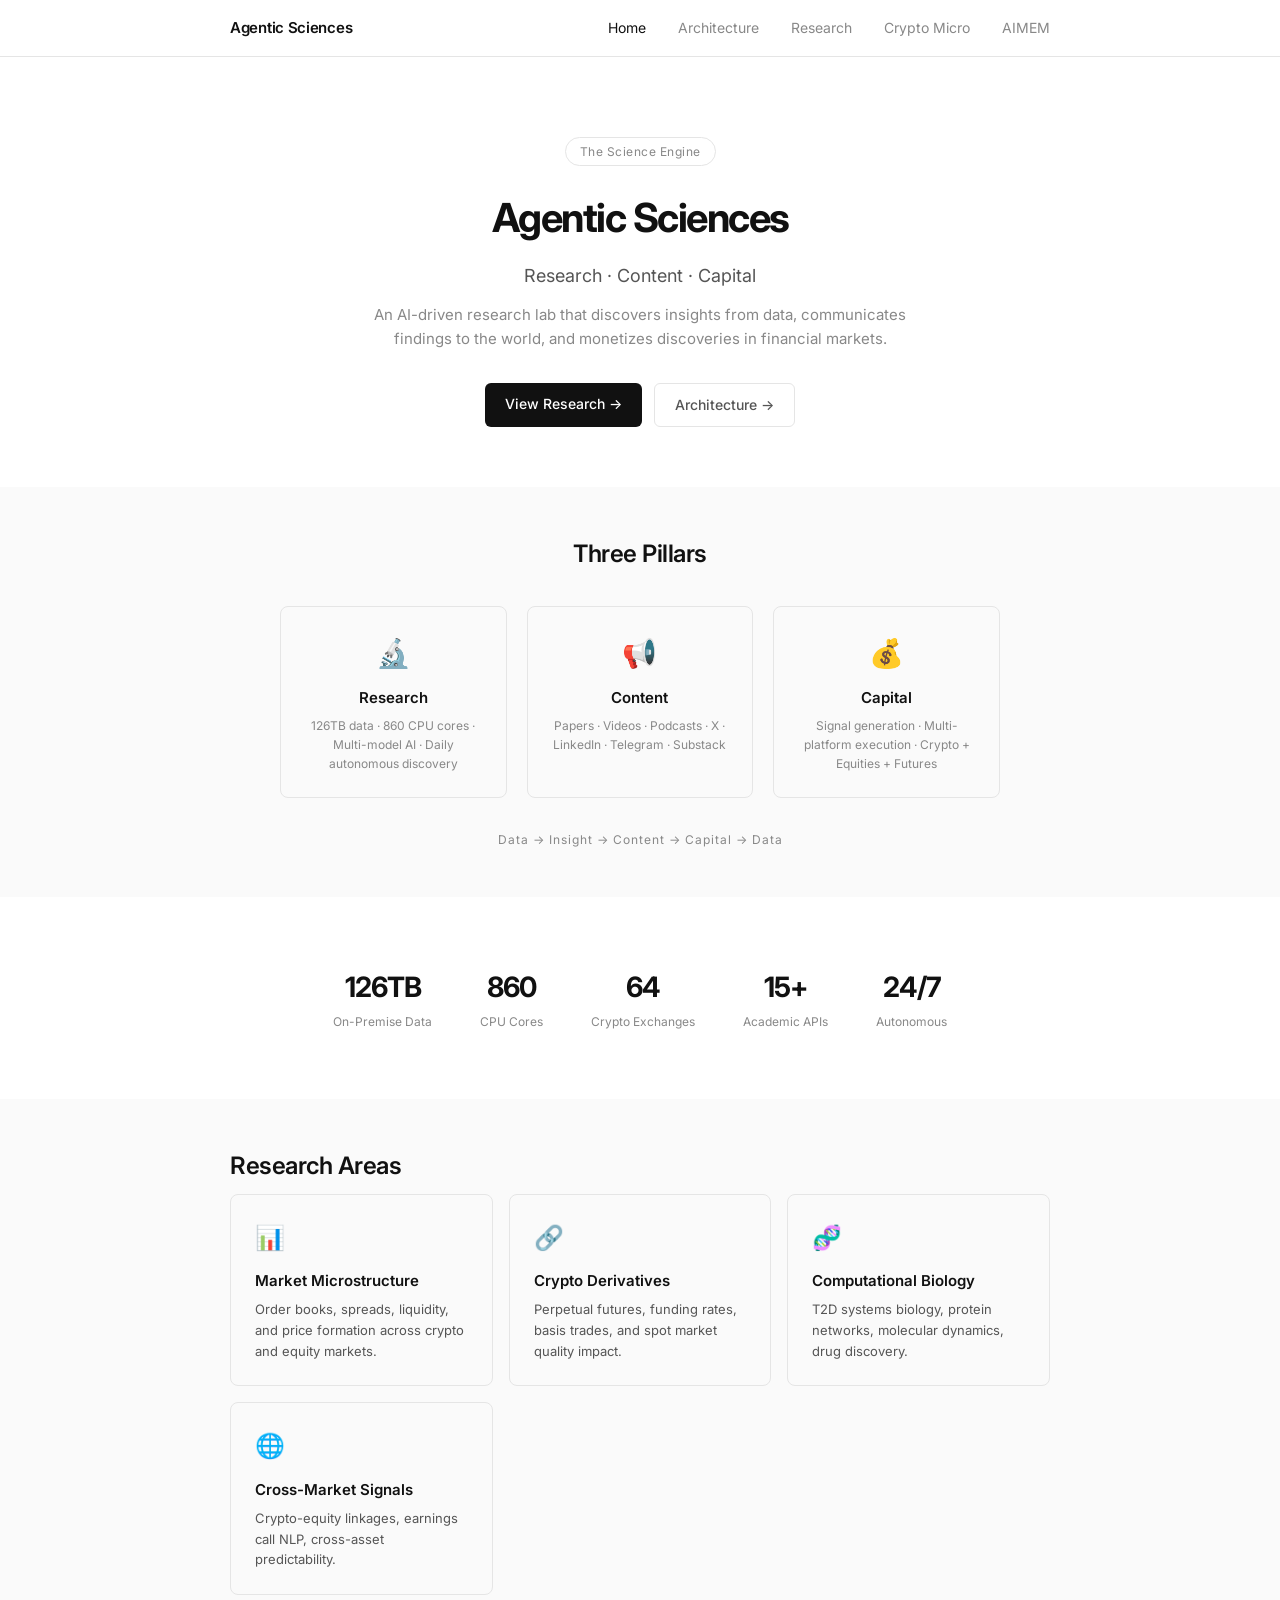
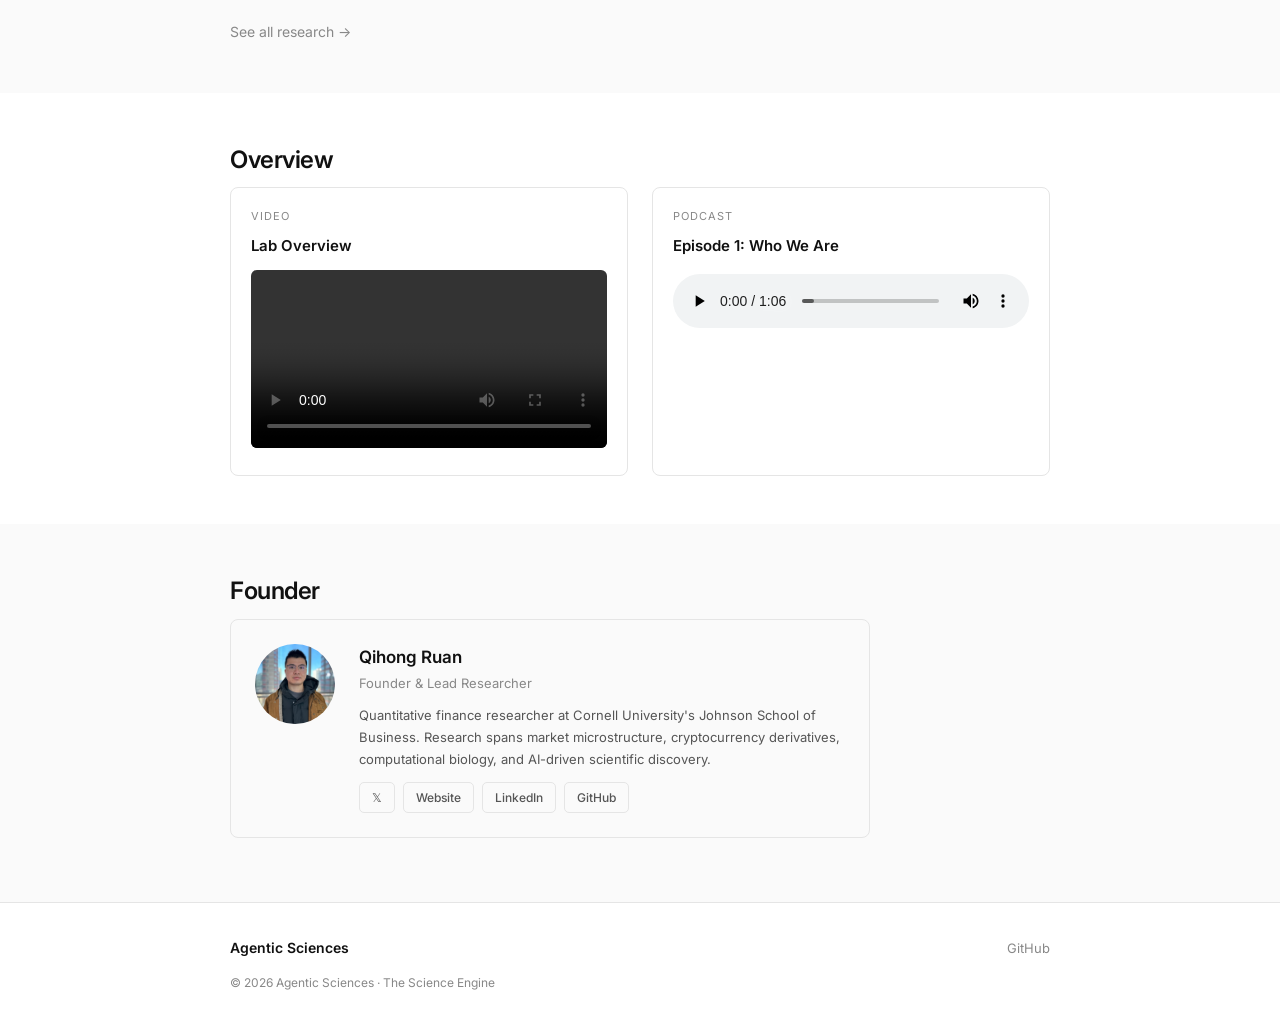
<file: index.html>
<!DOCTYPE html>
<html lang="en">
<head>
    <meta charset="UTF-8">
    <meta name="viewport" content="width=device-width, initial-scale=1.0">
    <title>Agentic Sciences — The Science Engine</title>
    <link rel="canonical" href="https://agentic-sciences.github.io/" />
    <link href="https://fonts.googleapis.com/css2?family=Inter:wght@300;400;500;600;700&display=swap" rel="stylesheet">
    <link rel="stylesheet" href="css/style.css">
    <style>
        .triangle-wrap { max-width: 720px; margin: 32px auto; display: grid; grid-template-columns: 1fr 1fr 1fr; gap: 20px; }
        .pillar { border: 1px solid var(--border); border-radius: var(--radius); padding: 24px; text-align: center; }
        .pillar .icon { font-size: 28px; margin-bottom: 10px; }
        .pillar h3 { font-size: 15px; font-weight: 600; margin-bottom: 6px; }
        .pillar p { font-size: 12px; color: var(--text-muted); line-height: 1.6; }
        .engine-tag { text-align: center; margin: 24px 0 0; font-size: 12px; color: var(--text-muted); letter-spacing: 1px; }
        .founder-row { display: flex; gap: 24px; align-items: flex-start; }
        .founder-photo { width: 80px; height: 80px; border-radius: 50%; object-fit: cover; flex-shrink: 0; }
        .founder-info h3 { font-size: 17px; font-weight: 600; margin-bottom: 2px; }
        .founder-info .role { font-size: 13px; color: var(--text-muted); margin-bottom: 10px; }
        .founder-info p { font-size: 13px; color: var(--text-secondary); line-height: 1.7; }
        .founder-links { margin-top: 12px; display: flex; gap: 8px; flex-wrap: wrap; }
        .chip-grid { display: flex; flex-wrap: wrap; gap: 8px; margin-top: 12px; }
        .chip { font-size: 12px; padding: 4px 12px; border: 1px solid var(--border); border-radius: 20px; color: var(--text-secondary); }
        @media (max-width: 640px) { .triangle-wrap { grid-template-columns: 1fr; } .founder-row { flex-direction: column; align-items: center; text-align: center; } }
    </style>
</head>
<body>

<nav class="nav">
    <div class="nav-inner">
        <a href="index.html" class="nav-brand">Agentic Sciences</a>
        <div class="nav-links">
            <a href="index.html" class="active">Home</a>
            <a href="architecture.html">Architecture</a>
            <a href="research.html">Research</a>
            <a href="crypto-microstructure.html">Crypto Micro</a>
            <a href="https://agentic-sciences.github.io/aimem/">AIMEM</a>
        </div>
    </div>
</nav>

<section class="hero">
    <span class="hero-badge">The Science Engine</span>
    <h1>Agentic Sciences</h1>
    <p class="hero-subtitle">Research · Content · Capital</p>
    <p style="font-size:15px;color:var(--text-muted);max-width:560px;margin:12px auto 0">
        An AI-driven research lab that discovers insights from data, communicates findings to the world, and monetizes discoveries in financial markets.
    </p>
    <div class="hero-cta">
        <a href="research.html" class="btn btn-primary">View Research →</a>
        <a href="architecture.html" class="btn btn-secondary">Architecture →</a>
    </div>
</section>

<!-- Three Pillars -->
<section class="section section-alt">
    <div class="container">
        <h2 class="section-title" style="text-align:center">Three Pillars</h2>
        <div class="triangle-wrap">
            <div class="pillar">
                <div class="icon">🔬</div>
                <h3>Research</h3>
                <p>126TB data · 860 CPU cores · Multi-model AI · Daily autonomous discovery</p>
            </div>
            <div class="pillar">
                <div class="icon">📢</div>
                <h3>Content</h3>
                <p>Papers · Videos · Podcasts · X · LinkedIn · Telegram · Substack</p>
            </div>
            <div class="pillar">
                <div class="icon">💰</div>
                <h3>Capital</h3>
                <p>Signal generation · Multi-platform execution · Crypto + Equities + Futures</p>
            </div>
        </div>
        <div class="engine-tag">Data → Insight → Content → Capital → Data</div>
    </div>
</section>

<!-- Key Numbers -->
<section class="section">
    <div class="container">
        <div class="hero-stats">
            <div class="stat"><div class="stat-number">126TB</div><div class="stat-label">On-Premise Data</div></div>
            <div class="stat"><div class="stat-number">860</div><div class="stat-label">CPU Cores</div></div>
            <div class="stat"><div class="stat-number">64</div><div class="stat-label">Crypto Exchanges</div></div>
            <div class="stat"><div class="stat-number">15+</div><div class="stat-label">Academic APIs</div></div>
            <div class="stat"><div class="stat-number">24/7</div><div class="stat-label">Autonomous</div></div>
        </div>
    </div>
</section>

<!-- Research Areas -->
<section class="section section-alt">
    <div class="container">
        <h2 class="section-title">Research Areas</h2>
        <div class="cards">
            <div class="card">
                <div class="card-icon">📊</div>
                <h3>Market Microstructure</h3>
                <p>Order books, spreads, liquidity, and price formation across crypto and equity markets.</p>
            </div>
            <div class="card">
                <div class="card-icon">🔗</div>
                <h3>Crypto Derivatives</h3>
                <p>Perpetual futures, funding rates, basis trades, and spot market quality impact.</p>
            </div>
            <div class="card">
                <div class="card-icon">🧬</div>
                <h3>Computational Biology</h3>
                <p>T2D systems biology, protein networks, molecular dynamics, drug discovery.</p>
            </div>
            <div class="card">
                <div class="card-icon">🌐</div>
                <h3>Cross-Market Signals</h3>
                <p>Crypto-equity linkages, earnings call NLP, cross-asset predictability.</p>
            </div>
        </div>
        <div class="more-link"><a href="research.html">See all research →</a></div>
    </div>
</section>

<!-- Overview -->
<section class="section">
    <div class="container">
        <h2 class="section-title">Overview</h2>
        <div class="output-grid">
            <div class="output-item">
                <div class="type">Video</div>
                <h3>Lab Overview</h3>
                <video controls style="width:100%;border-radius:6px;margin-top:8px">
                    <source src="assets/videos/agentic_sciences_overview.mp4" type="video/mp4">
                </video>
            </div>
            <div class="output-item">
                <div class="type">Podcast</div>
                <h3>Episode 1: Who We Are</h3>
                <audio controls style="width:100%;margin-top:12px">
                    <source src="assets/podcast/ep01_en.mp3" type="audio/mpeg">
                </audio>
            </div>
        </div>
    </div>
</section>

<!-- Founder -->
<section class="section section-alt">
    <div class="container">
        <h2 class="section-title">Founder</h2>
        <div class="arch-block" style="max-width:640px">
            <div class="founder-row">
                <img src="img/founder.jpeg" alt="Qihong Ruan" class="founder-photo" onerror="this.style.display='none'">
                <div class="founder-info">
                    <h3>Qihong Ruan</h3>
                    <div class="role">Founder & Lead Researcher</div>
                    <p>Quantitative finance researcher at Cornell University's Johnson School of Business. Research spans market microstructure, cryptocurrency derivatives, computational biology, and AI-driven scientific discovery.</p>
                    <div class="founder-links">
                        <a href="https://x.com/Qihong53030163" class="btn btn-sm">𝕏</a>
                        <a href="https://qihongruan.github.io" class="btn btn-sm">Website</a>
                        <a href="https://www.linkedin.com/in/qihong-ruan/" class="btn btn-sm">LinkedIn</a>
                        <a href="https://github.com/QihongRuan" class="btn btn-sm">GitHub</a>
                    </div>
                </div>
            </div>
        </div>
    </div>
</section>

<footer class="footer">
    <div class="footer-inner">
        <div class="footer-brand">Agentic Sciences</div>
        <div class="footer-links"><a href="https://github.com/Agentic-Sciences">GitHub</a></div>
    </div>
    <div class="footer-copy">© 2026 Agentic Sciences · The Science Engine</div>
</footer>

</body>
</html>
</file>
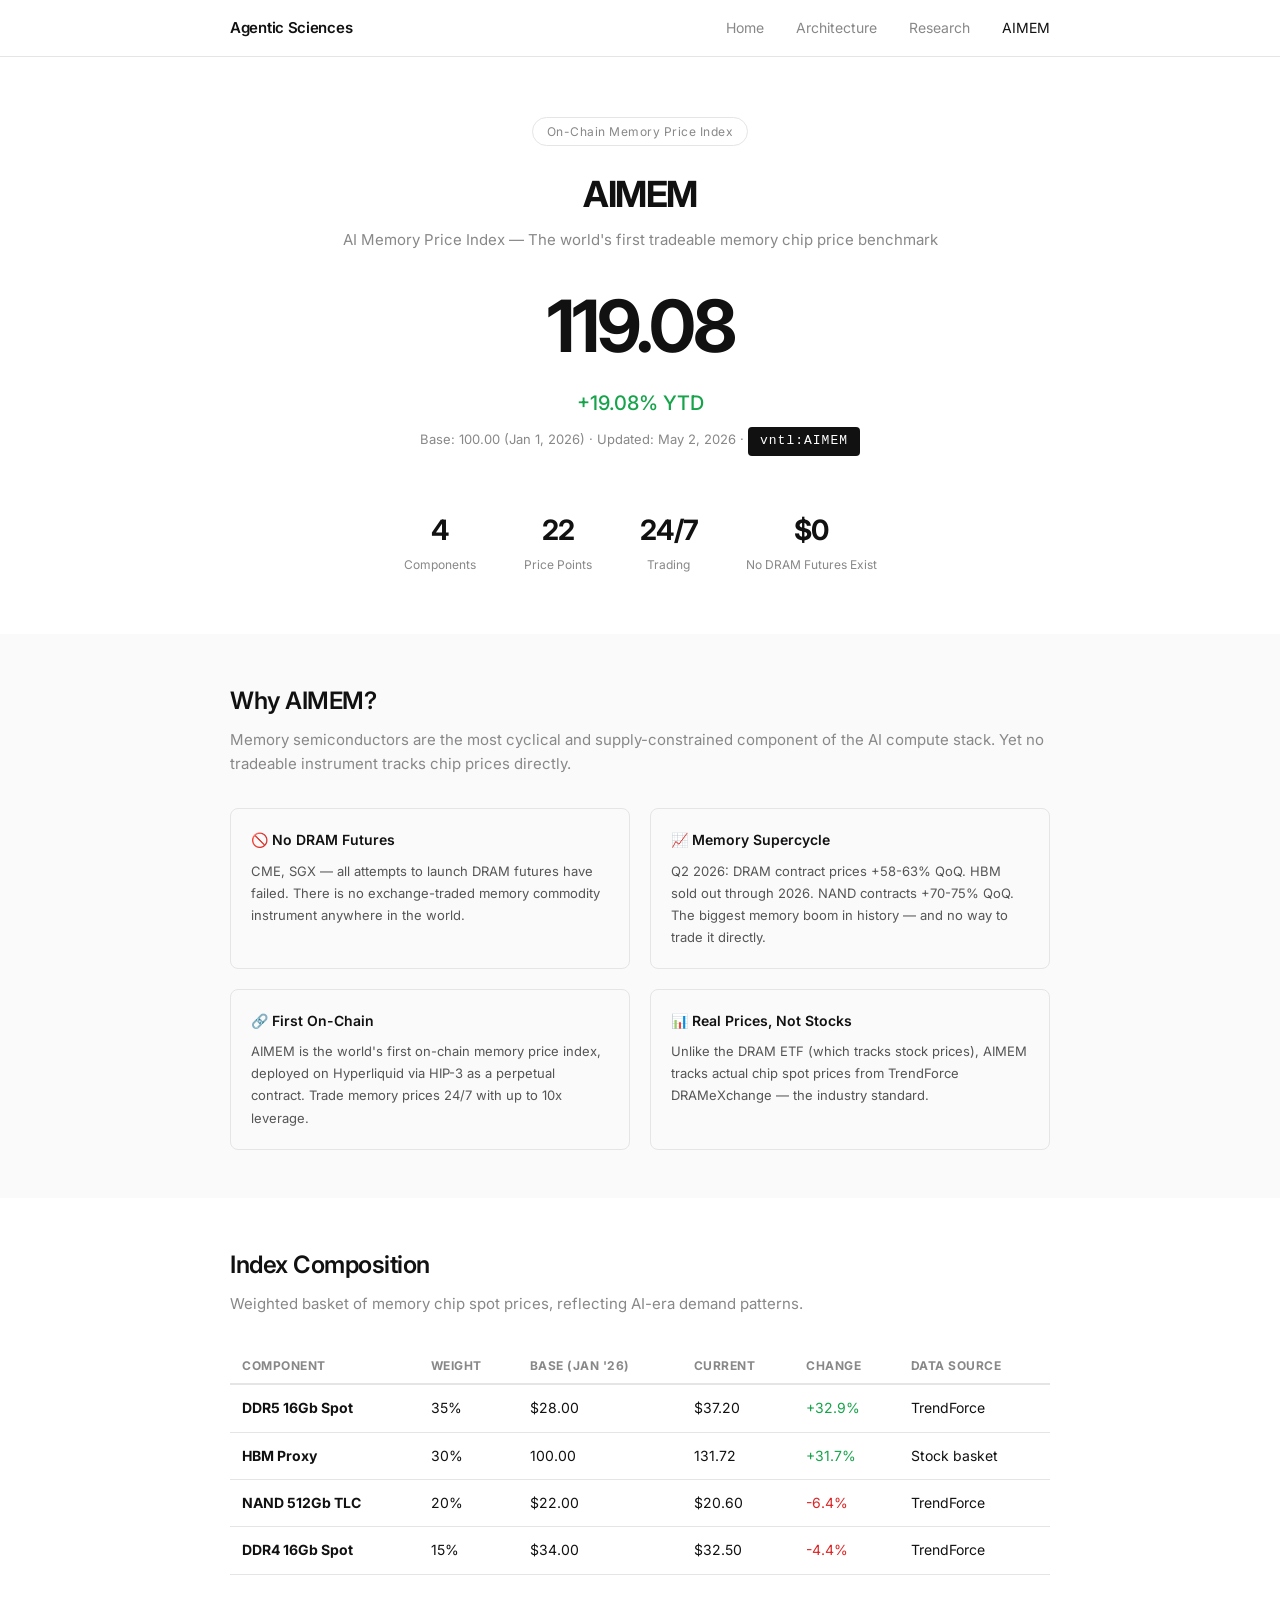
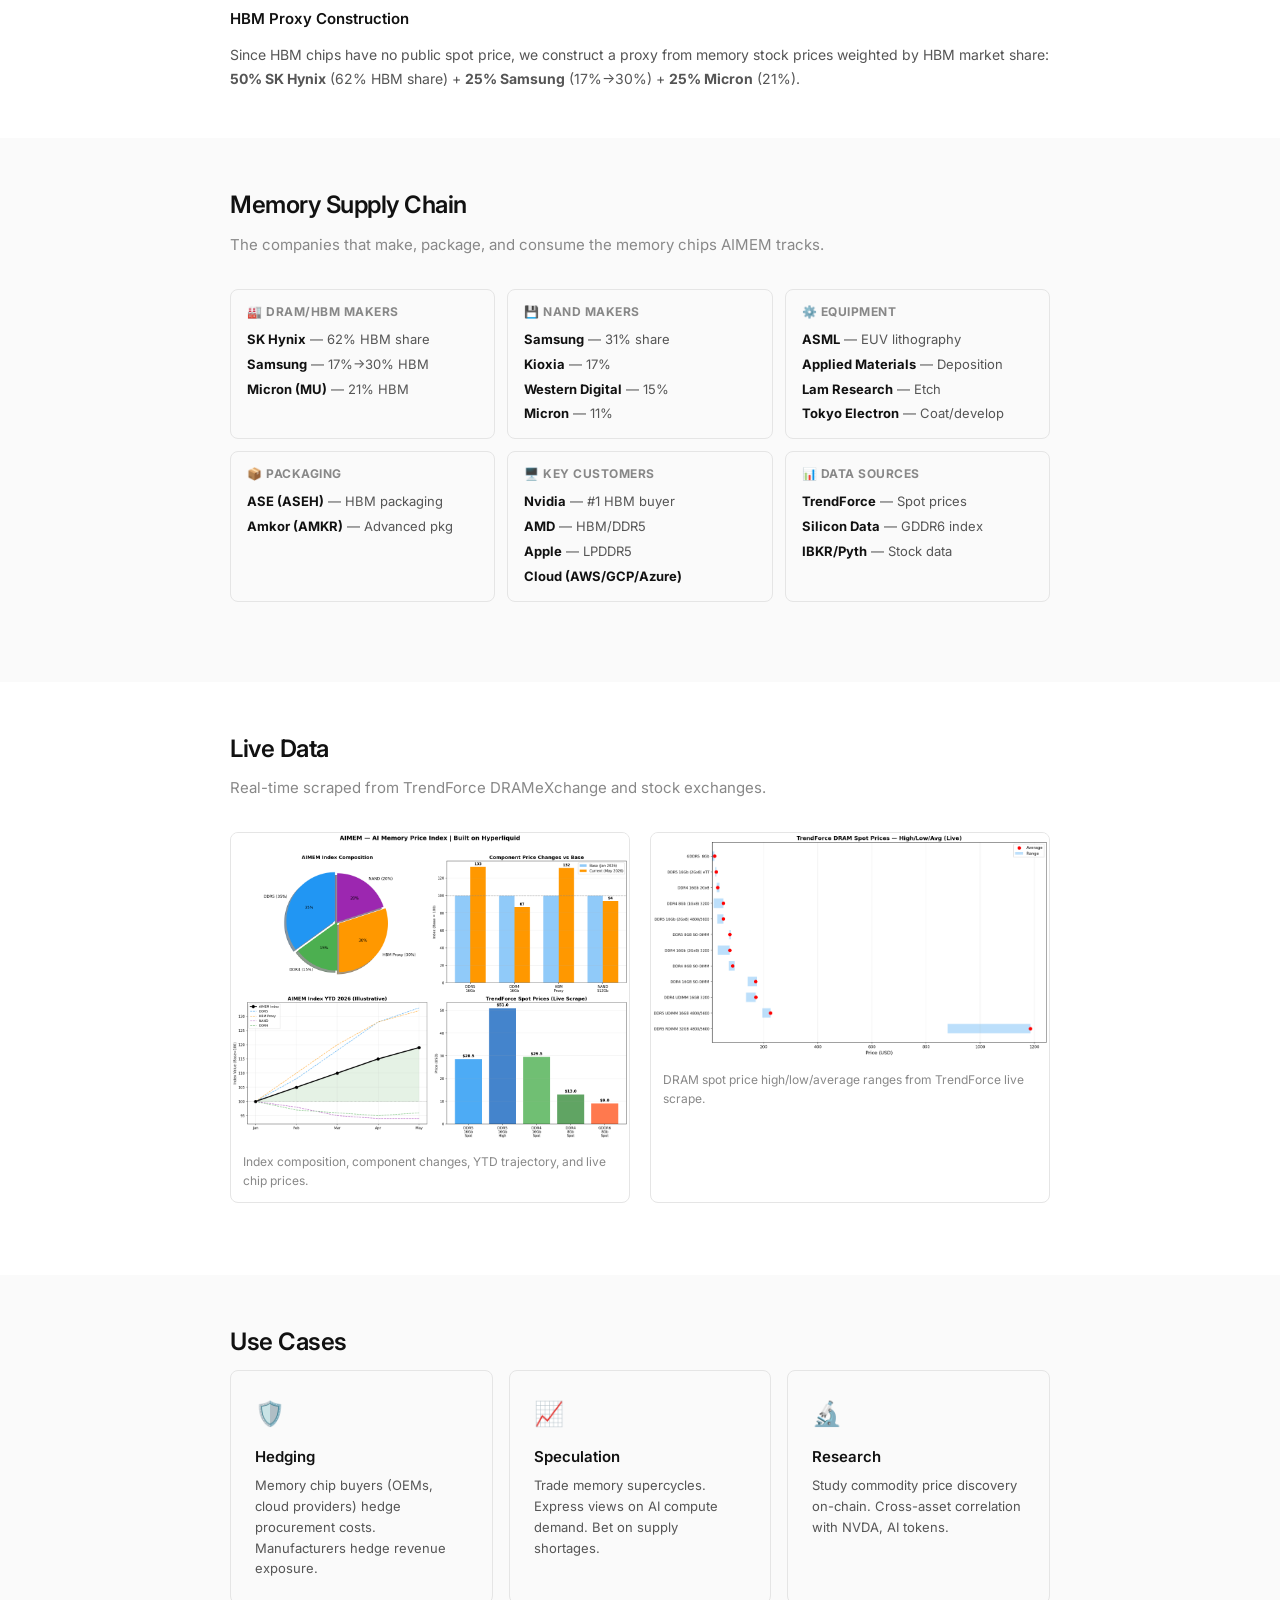
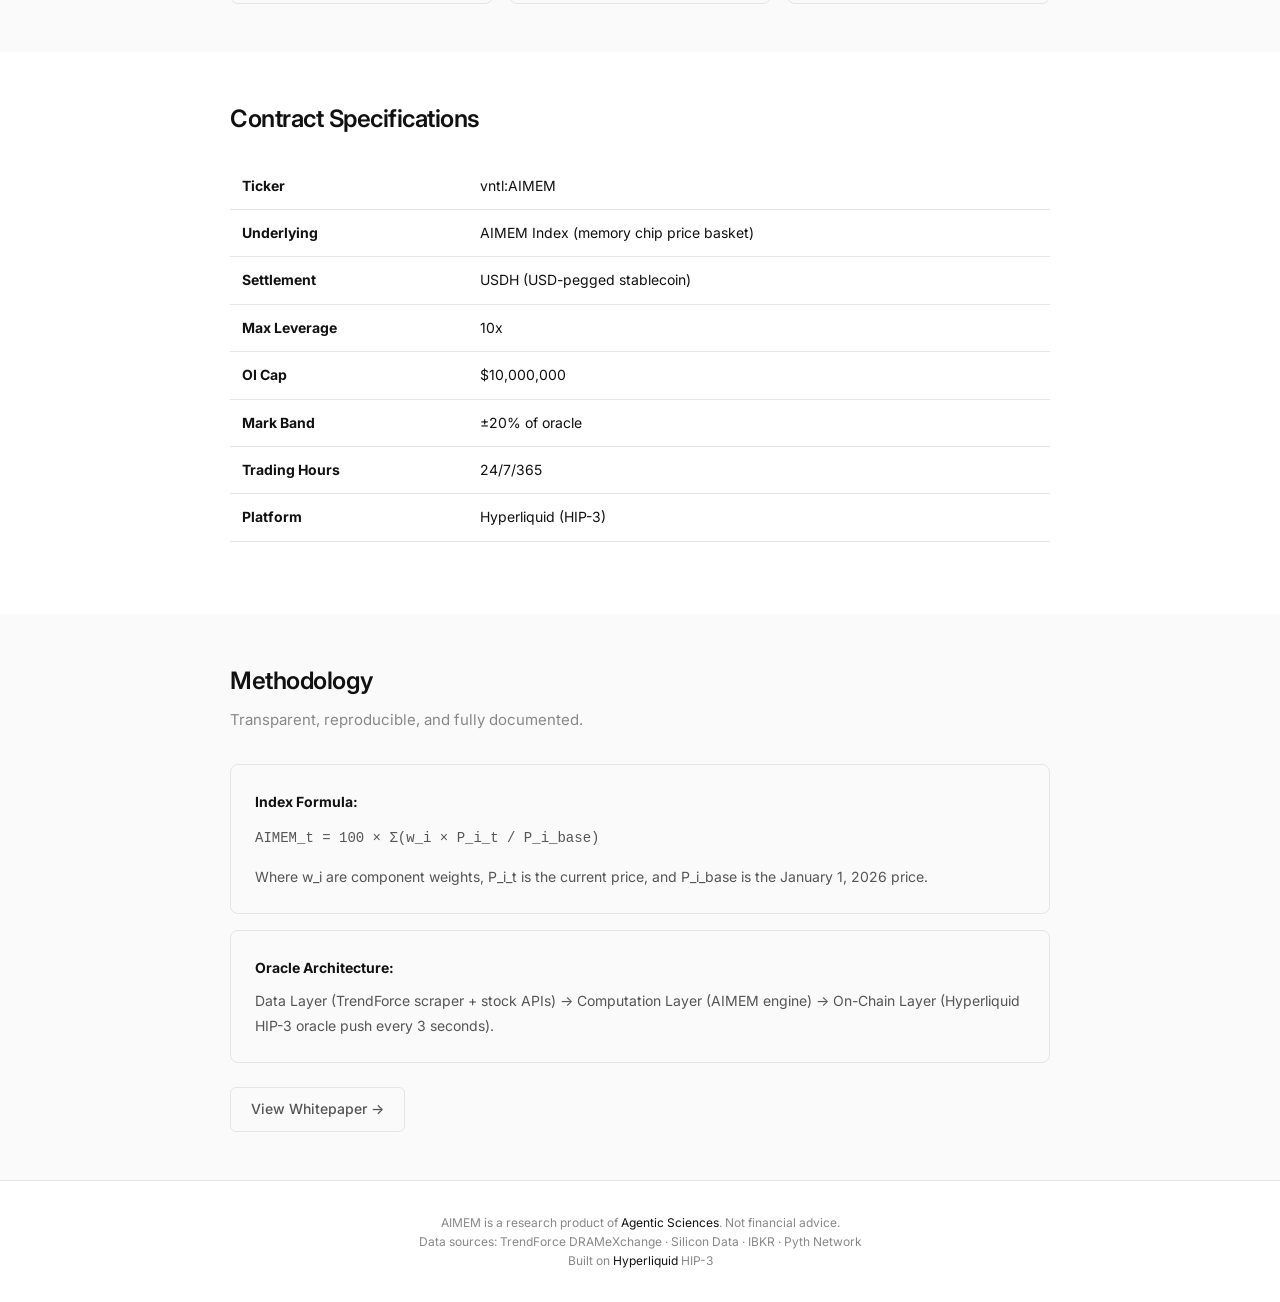
<file: aimem.html>
<!DOCTYPE html>
<html lang="en">
<head>
    <meta charset="UTF-8">
    <meta name="viewport" content="width=device-width, initial-scale=1.0">
    <title>AIMEM — AI Memory Price Index | Agentic Sciences</title>
    <link rel="canonical" href="https://agentic-sciences.github.io/aimem" />
    <link href="https://fonts.googleapis.com/css2?family=Inter:wght@300;400;500;600;700&display=swap" rel="stylesheet">
    <link rel="stylesheet" href="css/style.css">
    <style>
        .index-hero { text-align: center; padding: 60px 24px 40px; }
        .index-value { font-size: 72px; font-weight: 700; letter-spacing: -3px; margin: 16px 0 4px; }
        .index-change { font-size: 20px; font-weight: 500; }
        .index-change.up { color: #16a34a; }
        .index-change.down { color: #dc2626; }
        .index-meta { font-size: 13px; color: var(--text-muted); margin-top: 8px; }
        
        .comp-table { width: 100%; border-collapse: collapse; margin: 24px 0; }
        .comp-table th { text-align: left; font-size: 12px; color: var(--text-muted); text-transform: uppercase; letter-spacing: 0.5px; padding: 8px 12px; border-bottom: 2px solid var(--border); }
        .comp-table td { padding: 12px; border-bottom: 1px solid var(--border); font-size: 14px; }
        .comp-table tr:hover { background: var(--bg-subtle); }
        .weight-bar { height: 6px; border-radius: 3px; background: #e5e5e5; position: relative; }
        .weight-fill { height: 100%; border-radius: 3px; }
        
        .method-grid { display: grid; grid-template-columns: 1fr 1fr; gap: 20px; }
        @media (max-width: 640px) { .method-grid { grid-template-columns: 1fr; } }
        .method-card { border: 1px solid var(--border); border-radius: var(--radius); padding: 20px; }
        .method-card h3 { font-size: 14px; font-weight: 600; margin-bottom: 8px; }
        .method-card p { font-size: 13px; color: var(--text-secondary); line-height: 1.7; }
        
        .supply-chain { margin: 32px 0; }
        .chain-row { display: flex; gap: 12px; margin-bottom: 12px; flex-wrap: wrap; }
        .chain-node { border: 1px solid var(--border); border-radius: var(--radius); padding: 12px 16px; flex: 1; min-width: 180px; }
        .chain-node h4 { font-size: 12px; color: var(--text-muted); text-transform: uppercase; letter-spacing: 0.5px; margin-bottom: 6px; }
        .chain-node ul { list-style: none; }
        .chain-node li { font-size: 13px; color: var(--text-secondary); padding: 2px 0; }
        .chain-node li strong { color: var(--text); }
        
        .figure-grid { display: grid; grid-template-columns: 1fr 1fr; gap: 20px; margin: 24px 0; }
        @media (max-width: 640px) { .figure-grid { grid-template-columns: 1fr; } }
        .figure-item { border: 1px solid var(--border); border-radius: var(--radius); overflow: hidden; }
        .figure-item img { width: 100%; display: block; }
        .figure-caption { padding: 12px; font-size: 12px; color: var(--text-muted); }
        
        .ticker-badge { display: inline-block; font-family: monospace; background: #111; color: #fff; padding: 4px 12px; border-radius: 4px; font-size: 13px; letter-spacing: 1px; }
        
        .use-cases { display: grid; grid-template-columns: 1fr 1fr 1fr; gap: 16px; }
        @media (max-width: 640px) { .use-cases { grid-template-columns: 1fr; } }
    </style>
</head>
<body>

<nav class="nav">
    <div class="nav-inner">
        <a href="index.html" class="nav-brand">Agentic Sciences</a>
        <div class="nav-links">
            <a href="index.html">Home</a>
            <a href="architecture.html">Architecture</a>
            <a href="research.html">Research</a>
            <a href="aimem.html" class="active">AIMEM</a>
        </div>
    </div>
</nav>

<!-- Hero -->
<div class="index-hero">
    <span class="hero-badge">On-Chain Memory Price Index</span>
    <h1 style="font-size:36px; letter-spacing:-1.5px; margin-bottom:4px;">AIMEM</h1>
    <p style="font-size:15px; color:var(--text-muted);">AI Memory Price Index — The world's first tradeable memory chip price benchmark</p>
    
    <div class="index-value" id="index-value">119.08</div>
    <div class="index-change up" id="index-change">+19.08% YTD</div>
    <div class="index-meta">Base: 100.00 (Jan 1, 2026) · Updated: May 2, 2026 · <span class="ticker-badge">vntl:AIMEM</span></div>
    
    <div class="hero-stats" style="margin-top:32px;">
        <div class="stat"><div class="stat-number">4</div><div class="stat-label">Components</div></div>
        <div class="stat"><div class="stat-number">22</div><div class="stat-label">Price Points</div></div>
        <div class="stat"><div class="stat-number">24/7</div><div class="stat-label">Trading</div></div>
        <div class="stat"><div class="stat-number">$0</div><div class="stat-label">No DRAM Futures Exist</div></div>
    </div>
</div>

<!-- Why AIMEM -->
<section class="section section-alt">
    <div class="container">
        <h2 class="section-title">Why AIMEM?</h2>
        <p class="section-desc">Memory semiconductors are the most cyclical and supply-constrained component of the AI compute stack. Yet no tradeable instrument tracks chip prices directly.</p>
        
        <div class="method-grid">
            <div class="method-card">
                <h3>🚫 No DRAM Futures</h3>
                <p>CME, SGX — all attempts to launch DRAM futures have failed. There is no exchange-traded memory commodity instrument anywhere in the world.</p>
            </div>
            <div class="method-card">
                <h3>📈 Memory Supercycle</h3>
                <p>Q2 2026: DRAM contract prices +58-63% QoQ. HBM sold out through 2026. NAND contracts +70-75% QoQ. The biggest memory boom in history — and no way to trade it directly.</p>
            </div>
            <div class="method-card">
                <h3>🔗 First On-Chain</h3>
                <p>AIMEM is the world's first on-chain memory price index, deployed on Hyperliquid via HIP-3 as a perpetual contract. Trade memory prices 24/7 with up to 10x leverage.</p>
            </div>
            <div class="method-card">
                <h3>📊 Real Prices, Not Stocks</h3>
                <p>Unlike the DRAM ETF (which tracks stock prices), AIMEM tracks actual chip spot prices from TrendForce DRAMeXchange — the industry standard.</p>
            </div>
        </div>
    </div>
</section>

<!-- Index Composition -->
<section class="section">
    <div class="container">
        <h2 class="section-title">Index Composition</h2>
        <p class="section-desc">Weighted basket of memory chip spot prices, reflecting AI-era demand patterns.</p>
        
        <table class="comp-table">
            <thead>
                <tr>
                    <th>Component</th>
                    <th>Weight</th>
                    <th>Base (Jan '26)</th>
                    <th>Current</th>
                    <th>Change</th>
                    <th>Data Source</th>
                </tr>
            </thead>
            <tbody>
                <tr>
                    <td><strong>DDR5 16Gb Spot</strong></td>
                    <td>35%</td>
                    <td>$28.00</td>
                    <td>$37.20</td>
                    <td style="color:#16a34a">+32.9%</td>
                    <td>TrendForce</td>
                </tr>
                <tr>
                    <td><strong>HBM Proxy</strong></td>
                    <td>30%</td>
                    <td>100.00</td>
                    <td>131.72</td>
                    <td style="color:#16a34a">+31.7%</td>
                    <td>Stock basket</td>
                </tr>
                <tr>
                    <td><strong>NAND 512Gb TLC</strong></td>
                    <td>20%</td>
                    <td>$22.00</td>
                    <td>$20.60</td>
                    <td style="color:#dc2626">-6.4%</td>
                    <td>TrendForce</td>
                </tr>
                <tr>
                    <td><strong>DDR4 16Gb Spot</strong></td>
                    <td>15%</td>
                    <td>$34.00</td>
                    <td>$32.50</td>
                    <td style="color:#dc2626">-4.4%</td>
                    <td>TrendForce</td>
                </tr>
            </tbody>
        </table>
        
        <h3 style="font-size:15px; font-weight:600; margin:32px 0 12px;">HBM Proxy Construction</h3>
        <p style="font-size:14px; color:var(--text-secondary); line-height:1.7;">
            Since HBM chips have no public spot price, we construct a proxy from memory stock prices weighted by HBM market share:
            <strong>50% SK Hynix</strong> (62% HBM share) + <strong>25% Samsung</strong> (17%→30%) + <strong>25% Micron</strong> (21%).
        </p>
    </div>
</section>

<!-- Supply Chain -->
<section class="section section-alt">
    <div class="container">
        <h2 class="section-title">Memory Supply Chain</h2>
        <p class="section-desc">The companies that make, package, and consume the memory chips AIMEM tracks.</p>
        
        <div class="supply-chain">
            <div class="chain-row">
                <div class="chain-node">
                    <h4>🏭 DRAM/HBM Makers</h4>
                    <ul>
                        <li><strong>SK Hynix</strong> — 62% HBM share</li>
                        <li><strong>Samsung</strong> — 17%→30% HBM</li>
                        <li><strong>Micron (MU)</strong> — 21% HBM</li>
                    </ul>
                </div>
                <div class="chain-node">
                    <h4>💾 NAND Makers</h4>
                    <ul>
                        <li><strong>Samsung</strong> — 31% share</li>
                        <li><strong>Kioxia</strong> — 17%</li>
                        <li><strong>Western Digital</strong> — 15%</li>
                        <li><strong>Micron</strong> — 11%</li>
                    </ul>
                </div>
                <div class="chain-node">
                    <h4>⚙️ Equipment</h4>
                    <ul>
                        <li><strong>ASML</strong> — EUV lithography</li>
                        <li><strong>Applied Materials</strong> — Deposition</li>
                        <li><strong>Lam Research</strong> — Etch</li>
                        <li><strong>Tokyo Electron</strong> — Coat/develop</li>
                    </ul>
                </div>
            </div>
            <div class="chain-row">
                <div class="chain-node">
                    <h4>📦 Packaging</h4>
                    <ul>
                        <li><strong>ASE (ASEH)</strong> — HBM packaging</li>
                        <li><strong>Amkor (AMKR)</strong> — Advanced pkg</li>
                    </ul>
                </div>
                <div class="chain-node">
                    <h4>🖥️ Key Customers</h4>
                    <ul>
                        <li><strong>Nvidia</strong> — #1 HBM buyer</li>
                        <li><strong>AMD</strong> — HBM/DDR5</li>
                        <li><strong>Apple</strong> — LPDDR5</li>
                        <li><strong>Cloud (AWS/GCP/Azure)</strong></li>
                    </ul>
                </div>
                <div class="chain-node">
                    <h4>📊 Data Sources</h4>
                    <ul>
                        <li><strong>TrendForce</strong> — Spot prices</li>
                        <li><strong>Silicon Data</strong> — GDDR6 index</li>
                        <li><strong>IBKR/Pyth</strong> — Stock data</li>
                    </ul>
                </div>
            </div>
        </div>
    </div>
</section>

<!-- Charts -->
<section class="section">
    <div class="container">
        <h2 class="section-title">Live Data</h2>
        <p class="section-desc">Real-time scraped from TrendForce DRAMeXchange and stock exchanges.</p>
        
        <div class="figure-grid">
            <div class="figure-item">
                <img src="figures/aimem_overview.png" alt="AIMEM Overview">
                <div class="figure-caption">Index composition, component changes, YTD trajectory, and live chip prices.</div>
            </div>
            <div class="figure-item">
                <img src="figures/aimem_trendforce_ranges.png" alt="TrendForce Price Ranges">
                <div class="figure-caption">DRAM spot price high/low/average ranges from TrendForce live scrape.</div>
            </div>
        </div>
    </div>
</section>

<!-- Use Cases -->
<section class="section section-alt">
    <div class="container">
        <h2 class="section-title">Use Cases</h2>
        
        <div class="use-cases">
            <div class="card">
                <div class="card-icon">🛡️</div>
                <h3>Hedging</h3>
                <p>Memory chip buyers (OEMs, cloud providers) hedge procurement costs. Manufacturers hedge revenue exposure.</p>
            </div>
            <div class="card">
                <div class="card-icon">📈</div>
                <h3>Speculation</h3>
                <p>Trade memory supercycles. Express views on AI compute demand. Bet on supply shortages.</p>
            </div>
            <div class="card">
                <div class="card-icon">🔬</div>
                <h3>Research</h3>
                <p>Study commodity price discovery on-chain. Cross-asset correlation with NVDA, AI tokens.</p>
            </div>
        </div>
    </div>
</section>

<!-- Contract Specs -->
<section class="section">
    <div class="container">
        <h2 class="section-title">Contract Specifications</h2>
        
        <table class="comp-table">
            <tbody>
                <tr><td><strong>Ticker</strong></td><td>vntl:AIMEM</td></tr>
                <tr><td><strong>Underlying</strong></td><td>AIMEM Index (memory chip price basket)</td></tr>
                <tr><td><strong>Settlement</strong></td><td>USDH (USD-pegged stablecoin)</td></tr>
                <tr><td><strong>Max Leverage</strong></td><td>10x</td></tr>
                <tr><td><strong>OI Cap</strong></td><td>$10,000,000</td></tr>
                <tr><td><strong>Mark Band</strong></td><td>±20% of oracle</td></tr>
                <tr><td><strong>Trading Hours</strong></td><td>24/7/365</td></tr>
                <tr><td><strong>Platform</strong></td><td>Hyperliquid (HIP-3)</td></tr>
            </tbody>
        </table>
    </div>
</section>

<!-- Methodology -->
<section class="section section-alt">
    <div class="container">
        <h2 class="section-title">Methodology</h2>
        <p class="section-desc">Transparent, reproducible, and fully documented.</p>
        
        <div class="arch-block">
            <p><strong>Index Formula:</strong></p>
            <p style="font-family:monospace; margin:12px 0; font-size:14px;">
                AIMEM_t = 100 × Σ(w_i × P_i_t / P_i_base)
            </p>
            <p>Where w_i are component weights, P_i_t is the current price, and P_i_base is the January 1, 2026 price.</p>
        </div>
        
        <div class="arch-block" style="margin-top:16px;">
            <p><strong>Oracle Architecture:</strong></p>
            <p style="margin-top:8px;">
                Data Layer (TrendForce scraper + stock APIs) → Computation Layer (AIMEM engine) → On-Chain Layer (Hyperliquid HIP-3 oracle push every 3 seconds).
            </p>
        </div>
        
        <div style="margin-top:24px;">
            <a href="https://github.com/Agentic-Sciences/aimem" class="btn btn-secondary">View Whitepaper →</a>
        </div>
    </div>
</section>

<!-- Footer -->
<footer style="padding:32px 24px; border-top:1px solid var(--border); text-align:center;">
    <p style="font-size:12px; color:var(--text-muted);">
        AIMEM is a research product of <a href="index.html" style="color:var(--text)">Agentic Sciences</a>. Not financial advice.
        <br>Data sources: TrendForce DRAMeXchange · Silicon Data · IBKR · Pyth Network
        <br>Built on <a href="https://hyperliquid.xyz" style="color:var(--text)" target="_blank">Hyperliquid</a> HIP-3
    </p>
</footer>

</body>
</html>
</file>
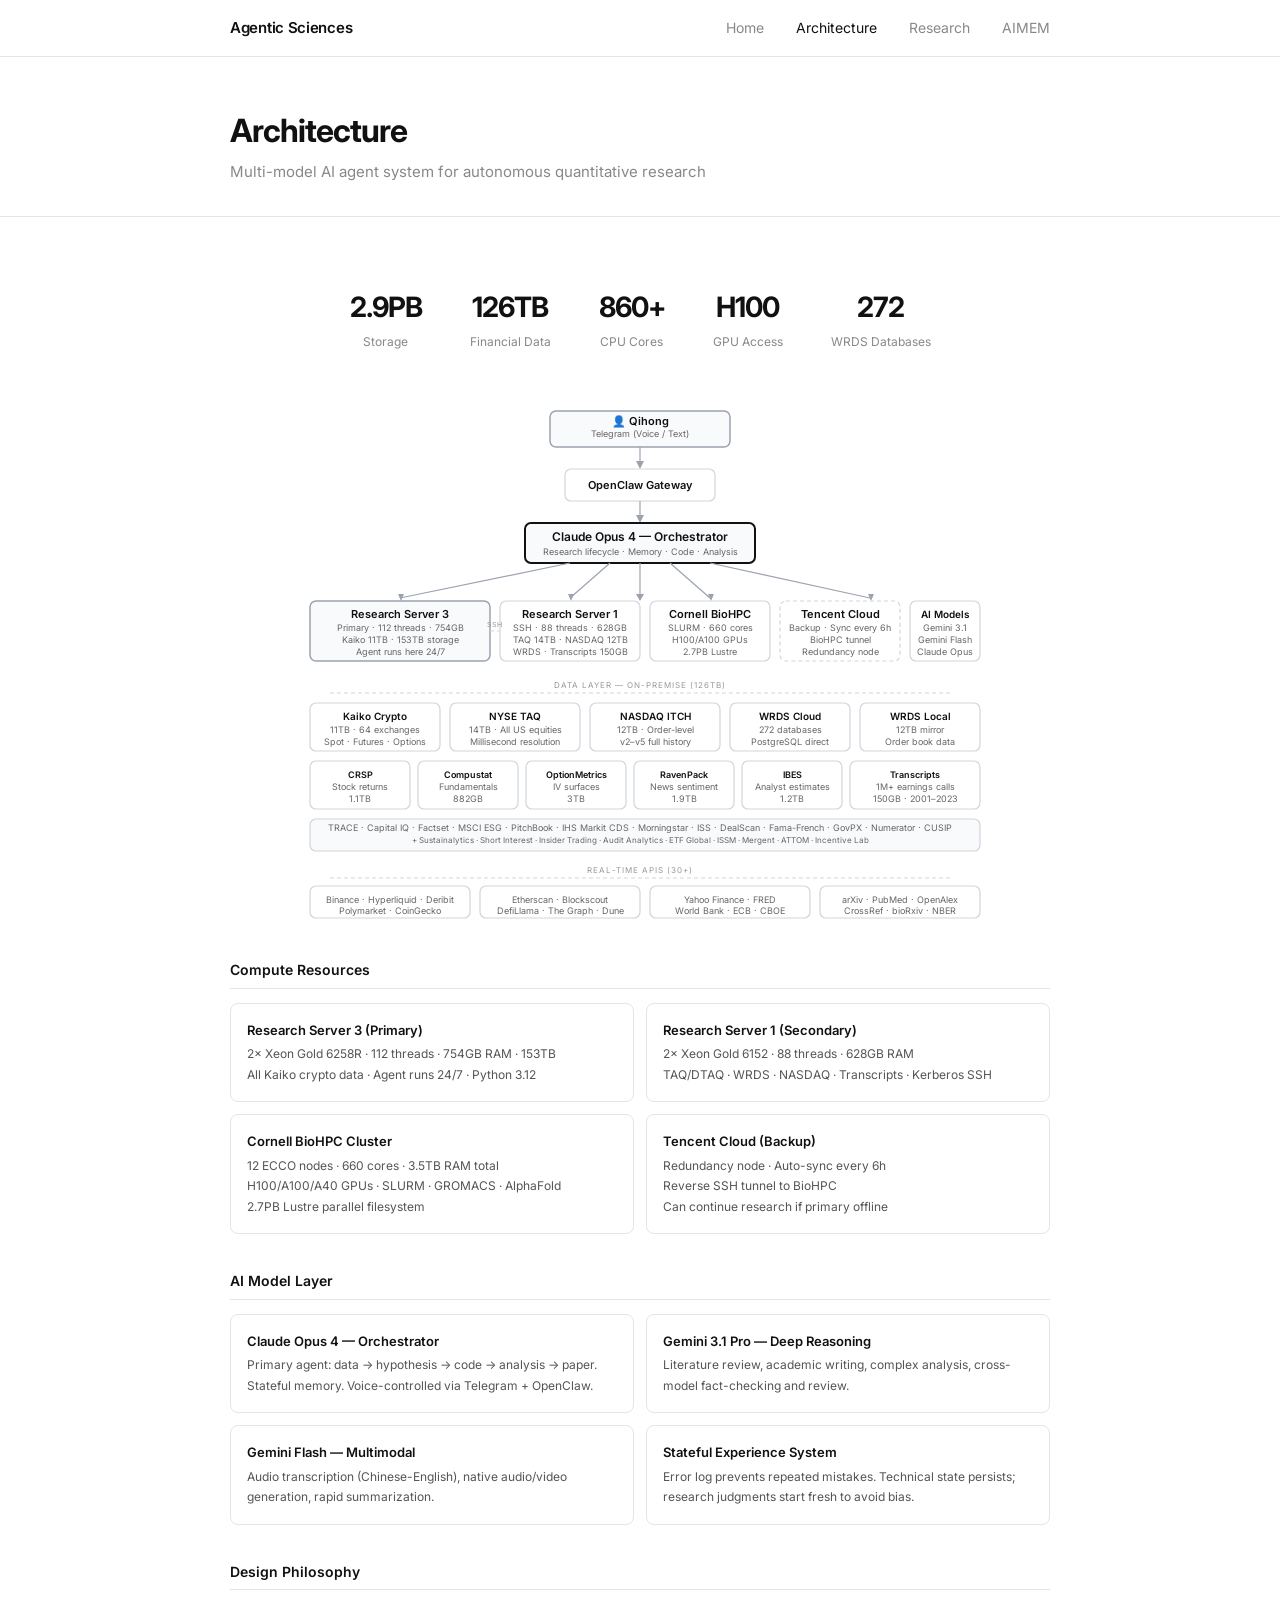
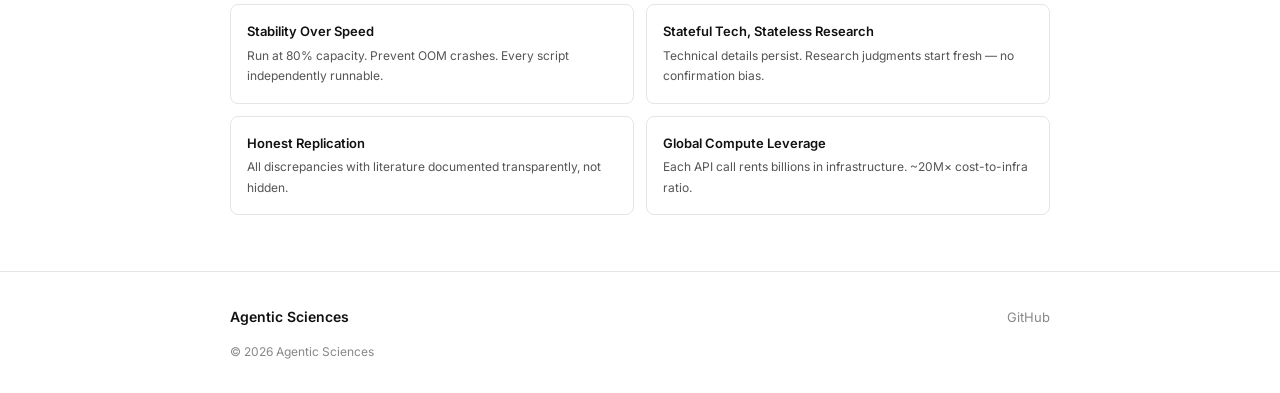
<file: architecture.html>
<!DOCTYPE html>
<html lang="en">
<head>
    <meta charset="UTF-8">
    <meta name="viewport" content="width=device-width, initial-scale=1.0">
    <title>Architecture — Agentic Sciences</title>
    <link href="https://fonts.googleapis.com/css2?family=Inter:wght@300;400;500;600;700&family=JetBrains+Mono:wght@400;500&display=swap" rel="stylesheet">
    <link rel="stylesheet" href="css/style.css">
    <style>
        .diagram-svg { width: 100%; max-width: 700px; margin: 32px auto; display: block; }
        .sub { font-size: 12px; color: var(--text-muted); margin-bottom: 24px; }
        .group-title { font-size: 14px; font-weight: 600; margin: 36px 0 14px; padding-bottom: 6px; border-bottom: 1px solid var(--border); }
        .grid { display: grid; grid-template-columns: 1fr 1fr; gap: 12px; margin-bottom: 8px; }
        .grid-3 { display: grid; grid-template-columns: 1fr 1fr 1fr; gap: 12px; margin-bottom: 8px; }
        .item { border: 1px solid var(--border); border-radius: var(--radius); padding: 16px; }
        .item h4 { font-size: 13px; font-weight: 600; margin-bottom: 4px; }
        .item p { font-size: 12px; color: var(--text-secondary); line-height: 1.7; }
        .item p strong { color: var(--text); }
        .wide { grid-column: 1 / -1; }
        @media (max-width: 640px) { .grid, .grid-3 { grid-template-columns: 1fr; } }
    </style>
</head>
<body>

<nav class="nav">
    <div class="nav-inner">
        <a href="index.html" class="nav-brand">Agentic Sciences</a>
        <div class="nav-links">
            <a href="index.html">Home</a>
            <a href="architecture.html" class="active">Architecture</a>
            <a href="research.html">Research</a>
            <a href="https://agentic-sciences.github.io/aimem/">AIMEM</a>
        </div>
    </div>
</nav>

<div class="page-header">
    <div class="container">
        <h1>Architecture</h1>
        <p>Multi-model AI agent system for autonomous quantitative research</p>
    </div>
</div>

<section class="section">
    <div class="container">

        <!-- Stats -->
        <div class="hero-stats" style="margin-bottom:16px">
            <div class="stat"><div class="stat-number">2.9PB</div><div class="stat-label">Storage</div></div>
            <div class="stat"><div class="stat-number">126TB</div><div class="stat-label">Financial Data</div></div>
            <div class="stat"><div class="stat-number">860+</div><div class="stat-label">CPU Cores</div></div>
            <div class="stat"><div class="stat-number">H100</div><div class="stat-label">GPU Access</div></div>
            <div class="stat"><div class="stat-number">272</div><div class="stat-label">WRDS Databases</div></div>
        </div>

        <!-- SVG System Diagram -->
        <svg class="diagram-svg" viewBox="0 0 700 520" xmlns="http://www.w3.org/2000/svg">
            <style>
                .box { fill: #fff; stroke: #d1d5db; stroke-width: 1.2; rx: 6; }
                .box-accent { fill: #f9fafb; stroke: #9ca3af; stroke-width: 1.5; rx: 6; }
                .label { font-family: 'Inter', sans-serif; fill: #111; font-size: 11px; font-weight: 600; }
                .sublabel { font-family: 'Inter', sans-serif; fill: #666; font-size: 9px; }
                .line { stroke: #9ca3af; stroke-width: 1.2; }
                .line-dash { stroke: #d1d5db; stroke-width: 1; stroke-dasharray: 4 3; }
                .arrow { fill: #9ca3af; }
                .group-label { font-family: 'Inter', sans-serif; fill: #999; font-size: 8px; letter-spacing: 1px; text-transform: uppercase; }
            </style>

            <!-- User Input -->
            <rect x="260" y="8" width="180" height="36" class="box-accent"/>
            <text x="350" y="22" text-anchor="middle" class="label">👤 Qihong</text>
            <text x="350" y="34" text-anchor="middle" class="sublabel">Telegram (Voice / Text)</text>

            <!-- Arrow down -->
            <line x1="350" y1="44" x2="350" y2="62" class="line"/>
            <polygon points="346,58 354,58 350,66" class="arrow"/>

            <!-- OpenClaw -->
            <rect x="275" y="66" width="150" height="32" class="box"/>
            <text x="350" y="86" text-anchor="middle" class="label">OpenClaw Gateway</text>

            <!-- Arrow down -->
            <line x1="350" y1="98" x2="350" y2="116" class="line"/>
            <polygon points="346,112 354,112 350,120" class="arrow"/>

            <!-- Claude Orchestrator -->
            <rect x="235" y="120" width="230" height="40" class="box-accent" style="stroke:#111;stroke-width:2"/>
            <text x="350" y="138" text-anchor="middle" class="label" style="font-size:12px">Claude Opus 4 — Orchestrator</text>
            <text x="350" y="152" text-anchor="middle" class="sublabel">Research lifecycle · Memory · Code · Analysis</text>

            <!-- Branches from orchestrator -->
            <!-- Left: Research3 -->
            <line x1="280" y1="160" x2="110" y2="195" class="line"/>
            <polygon points="108,191 114,191 111,198" class="arrow"/>
            <!-- Center-left: Research1 -->
            <line x1="320" y1="160" x2="280" y2="195" class="line"/>
            <polygon points="278,191 284,191 281,198" class="arrow"/>
            <!-- Center: BioHPC -->
            <line x1="350" y1="160" x2="350" y2="195" class="line"/>
            <polygon points="346,191 354,191 350,198" class="arrow"/>
            <!-- Center-right: Tencent -->
            <line x1="380" y1="160" x2="420" y2="195" class="line"/>
            <polygon points="418,191 424,191 421,198" class="arrow"/>
            <!-- Right: AI Models -->
            <line x1="420" y1="160" x2="580" y2="195" class="line"/>
            <polygon points="578,191 584,191 581,198" class="arrow"/>

            <!-- Research3 -->
            <rect x="20" y="198" width="180" height="60" class="box-accent"/>
            <text x="110" y="215" text-anchor="middle" class="label">Research Server 3</text>
            <text x="110" y="228" text-anchor="middle" class="sublabel">Primary · 112 threads · 754GB</text>
            <text x="110" y="240" text-anchor="middle" class="sublabel">Kaiko 11TB · 153TB storage</text>
            <text x="110" y="252" text-anchor="middle" class="sublabel">Agent runs here 24/7</text>

            <!-- Research1 -->
            <rect x="210" y="198" width="140" height="60" class="box"/>
            <text x="280" y="215" text-anchor="middle" class="label">Research Server 1</text>
            <text x="280" y="228" text-anchor="middle" class="sublabel">SSH · 88 threads · 628GB</text>
            <text x="280" y="240" text-anchor="middle" class="sublabel">TAQ 14TB · NASDAQ 12TB</text>
            <text x="280" y="252" text-anchor="middle" class="sublabel">WRDS · Transcripts 150GB</text>

            <!-- BioHPC -->
            <rect x="360" y="198" width="120" height="60" class="box"/>
            <text x="420" y="215" text-anchor="middle" class="label">Cornell BioHPC</text>
            <text x="420" y="228" text-anchor="middle" class="sublabel">SLURM · 660 cores</text>
            <text x="420" y="240" text-anchor="middle" class="sublabel">H100/A100 GPUs</text>
            <text x="420" y="252" text-anchor="middle" class="sublabel">2.7PB Lustre</text>

            <!-- Tencent Cloud (dashed) -->
            <rect x="490" y="198" width="120" height="60" class="box" style="stroke-dasharray:4 3"/>
            <text x="550" y="215" text-anchor="middle" class="label">Tencent Cloud</text>
            <text x="550" y="228" text-anchor="middle" class="sublabel">Backup · Sync every 6h</text>
            <text x="550" y="240" text-anchor="middle" class="sublabel">BioHPC tunnel</text>
            <text x="550" y="252" text-anchor="middle" class="sublabel">Redundancy node</text>

            <!-- AI Models (right side, vertical) -->
            <rect x="620" y="198" width="70" height="60" class="box"/>
            <text x="655" y="215" text-anchor="middle" class="label" style="font-size:10px">AI Models</text>
            <text x="655" y="228" text-anchor="middle" class="sublabel">Gemini 3.1</text>
            <text x="655" y="240" text-anchor="middle" class="sublabel">Gemini Flash</text>
            <text x="655" y="252" text-anchor="middle" class="sublabel">Claude Opus</text>

            <!-- SSH arrow between R3 and R1 -->
            <line x1="200" y1="228" x2="210" y2="228" class="line-dash"/>
            <text x="205" y="224" text-anchor="middle" class="group-label" style="font-size:7px">SSH</text>

            <!-- DATA LAYER HEADER -->
            <text x="350" y="285" text-anchor="middle" class="group-label">DATA LAYER — ON-PREMISE (126TB)</text>
            <line x1="40" y1="290" x2="660" y2="290" class="line-dash"/>

            <!-- Data boxes row 1 -->
            <rect x="20" y="300" width="130" height="48" class="box"/>
            <text x="85" y="317" text-anchor="middle" class="label" style="font-size:10px">Kaiko Crypto</text>
            <text x="85" y="330" text-anchor="middle" class="sublabel">11TB · 64 exchanges</text>
            <text x="85" y="342" text-anchor="middle" class="sublabel">Spot · Futures · Options</text>

            <rect x="160" y="300" width="130" height="48" class="box"/>
            <text x="225" y="317" text-anchor="middle" class="label" style="font-size:10px">NYSE TAQ</text>
            <text x="225" y="330" text-anchor="middle" class="sublabel">14TB · All US equities</text>
            <text x="225" y="342" text-anchor="middle" class="sublabel">Millisecond resolution</text>

            <rect x="300" y="300" width="130" height="48" class="box"/>
            <text x="365" y="317" text-anchor="middle" class="label" style="font-size:10px">NASDAQ ITCH</text>
            <text x="365" y="330" text-anchor="middle" class="sublabel">12TB · Order-level</text>
            <text x="365" y="342" text-anchor="middle" class="sublabel">v2–v5 full history</text>

            <rect x="440" y="300" width="120" height="48" class="box"/>
            <text x="500" y="317" text-anchor="middle" class="label" style="font-size:10px">WRDS Cloud</text>
            <text x="500" y="330" text-anchor="middle" class="sublabel">272 databases</text>
            <text x="500" y="342" text-anchor="middle" class="sublabel">PostgreSQL direct</text>

            <rect x="570" y="300" width="120" height="48" class="box"/>
            <text x="630" y="317" text-anchor="middle" class="label" style="font-size:10px">WRDS Local</text>
            <text x="630" y="330" text-anchor="middle" class="sublabel">12TB mirror</text>
            <text x="630" y="342" text-anchor="middle" class="sublabel">Order book data</text>

            <!-- Data boxes row 2 -->
            <rect x="20" y="358" width="100" height="48" class="box"/>
            <text x="70" y="375" text-anchor="middle" class="label" style="font-size:9px">CRSP</text>
            <text x="70" y="387" text-anchor="middle" class="sublabel">Stock returns</text>
            <text x="70" y="399" text-anchor="middle" class="sublabel">1.1TB</text>

            <rect x="128" y="358" width="100" height="48" class="box"/>
            <text x="178" y="375" text-anchor="middle" class="label" style="font-size:9px">Compustat</text>
            <text x="178" y="387" text-anchor="middle" class="sublabel">Fundamentals</text>
            <text x="178" y="399" text-anchor="middle" class="sublabel">882GB</text>

            <rect x="236" y="358" width="100" height="48" class="box"/>
            <text x="286" y="375" text-anchor="middle" class="label" style="font-size:9px">OptionMetrics</text>
            <text x="286" y="387" text-anchor="middle" class="sublabel">IV surfaces</text>
            <text x="286" y="399" text-anchor="middle" class="sublabel">3TB</text>

            <rect x="344" y="358" width="100" height="48" class="box"/>
            <text x="394" y="375" text-anchor="middle" class="label" style="font-size:9px">RavenPack</text>
            <text x="394" y="387" text-anchor="middle" class="sublabel">News sentiment</text>
            <text x="394" y="399" text-anchor="middle" class="sublabel">1.9TB</text>

            <rect x="452" y="358" width="100" height="48" class="box"/>
            <text x="502" y="375" text-anchor="middle" class="label" style="font-size:9px">IBES</text>
            <text x="502" y="387" text-anchor="middle" class="sublabel">Analyst estimates</text>
            <text x="502" y="399" text-anchor="middle" class="sublabel">1.2TB</text>

            <rect x="560" y="358" width="130" height="48" class="box"/>
            <text x="625" y="375" text-anchor="middle" class="label" style="font-size:9px">Transcripts</text>
            <text x="625" y="387" text-anchor="middle" class="sublabel">1M+ earnings calls</text>
            <text x="625" y="399" text-anchor="middle" class="sublabel">150GB · 2001–2023</text>

            <!-- Row 3: smaller dbs -->
            <rect x="20" y="416" width="670" height="32" class="box" style="fill:#f9fafb"/>
            <text x="350" y="428" text-anchor="middle" class="sublabel" style="font-size:9px">
                TRACE · Capital IQ · Factset · MSCI ESG · PitchBook · IHS Markit CDS · Morningstar · ISS · DealScan · Fama-French · GovPX · Numerator · CUSIP
            </text>
            <text x="350" y="440" text-anchor="middle" class="sublabel" style="font-size:8px">+ Sustainalytics · Short Interest · Insider Trading · Audit Analytics · ETF Global · ISSM · Mergent · ATTOM · Incentive Lab</text>

            <!-- API LAYER -->
            <text x="350" y="470" text-anchor="middle" class="group-label">REAL-TIME APIs (30+)</text>
            <line x1="40" y1="475" x2="660" y2="475" class="line-dash"/>

            <rect x="20" y="483" width="160" height="32" class="box"/>
            <text x="100" y="500" text-anchor="middle" class="sublabel">Binance · Hyperliquid · Deribit</text>
            <text x="100" y="511" text-anchor="middle" class="sublabel">Polymarket · CoinGecko</text>

            <rect x="190" y="483" width="160" height="32" class="box"/>
            <text x="270" y="500" text-anchor="middle" class="sublabel">Etherscan · Blockscout</text>
            <text x="270" y="511" text-anchor="middle" class="sublabel">DefiLlama · The Graph · Dune</text>

            <rect x="360" y="483" width="160" height="32" class="box"/>
            <text x="440" y="500" text-anchor="middle" class="sublabel">Yahoo Finance · FRED</text>
            <text x="440" y="511" text-anchor="middle" class="sublabel">World Bank · ECB · CBOE</text>

            <rect x="530" y="483" width="160" height="32" class="box"/>
            <text x="610" y="500" text-anchor="middle" class="sublabel">arXiv · PubMed · OpenAlex</text>
            <text x="610" y="511" text-anchor="middle" class="sublabel">CrossRef · bioRxiv · NBER</text>
        </svg>

        <!-- Compute Details -->
        <div class="group-title">Compute Resources</div>
        <div class="grid">
            <div class="item">
                <h4>Research Server 3 (Primary)</h4>
                <p>2× Xeon Gold 6258R · 112 threads · 754GB RAM · 153TB<br>All Kaiko crypto data · Agent runs 24/7 · Python 3.12</p>
            </div>
            <div class="item">
                <h4>Research Server 1 (Secondary)</h4>
                <p>2× Xeon Gold 6152 · 88 threads · 628GB RAM<br>TAQ/DTAQ · WRDS · NASDAQ · Transcripts · Kerberos SSH</p>
            </div>
            <div class="item">
                <h4>Cornell BioHPC Cluster</h4>
                <p>12 ECCO nodes · 660 cores · 3.5TB RAM total<br>H100/A100/A40 GPUs · SLURM · GROMACS · AlphaFold<br>2.7PB Lustre parallel filesystem</p>
            </div>
            <div class="item">
                <h4>Tencent Cloud (Backup)</h4>
                <p>Redundancy node · Auto-sync every 6h<br>Reverse SSH tunnel to BioHPC<br>Can continue research if primary offline</p>
            </div>
        </div>

        <!-- AI Models -->
        <div class="group-title">AI Model Layer</div>
        <div class="grid">
            <div class="item">
                <h4>Claude Opus 4 — Orchestrator</h4>
                <p>Primary agent: data → hypothesis → code → analysis → paper. Stateful memory. Voice-controlled via Telegram + OpenClaw.</p>
            </div>
            <div class="item">
                <h4>Gemini 3.1 Pro — Deep Reasoning</h4>
                <p>Literature review, academic writing, complex analysis, cross-model fact-checking and review.</p>
            </div>
            <div class="item">
                <h4>Gemini Flash — Multimodal</h4>
                <p>Audio transcription (Chinese-English), native audio/video generation, rapid summarization.</p>
            </div>
            <div class="item">
                <h4>Stateful Experience System</h4>
                <p>Error log prevents repeated mistakes. Technical state persists; research judgments start fresh to avoid bias.</p>
            </div>
        </div>

        <!-- Philosophy -->
        <div class="group-title">Design Philosophy</div>
        <div class="grid">
            <div class="item">
                <h4>Stability Over Speed</h4>
                <p>Run at 80% capacity. Prevent OOM crashes. Every script independently runnable.</p>
            </div>
            <div class="item">
                <h4>Stateful Tech, Stateless Research</h4>
                <p>Technical details persist. Research judgments start fresh — no confirmation bias.</p>
            </div>
            <div class="item">
                <h4>Honest Replication</h4>
                <p>All discrepancies with literature documented transparently, not hidden.</p>
            </div>
            <div class="item">
                <h4>Global Compute Leverage</h4>
                <p>Each API call rents billions in infrastructure. ~20M× cost-to-infra ratio.</p>
            </div>
        </div>

    </div>
</section>

<footer class="footer">
    <div class="footer-inner">
        <div class="footer-brand">Agentic Sciences</div>
        <div class="footer-links"><a href="https://github.com/Agentic-Sciences">GitHub</a></div>
    </div>
    <div class="footer-copy">© 2026 Agentic Sciences</div>
</footer>

</body>
</html>
</file>
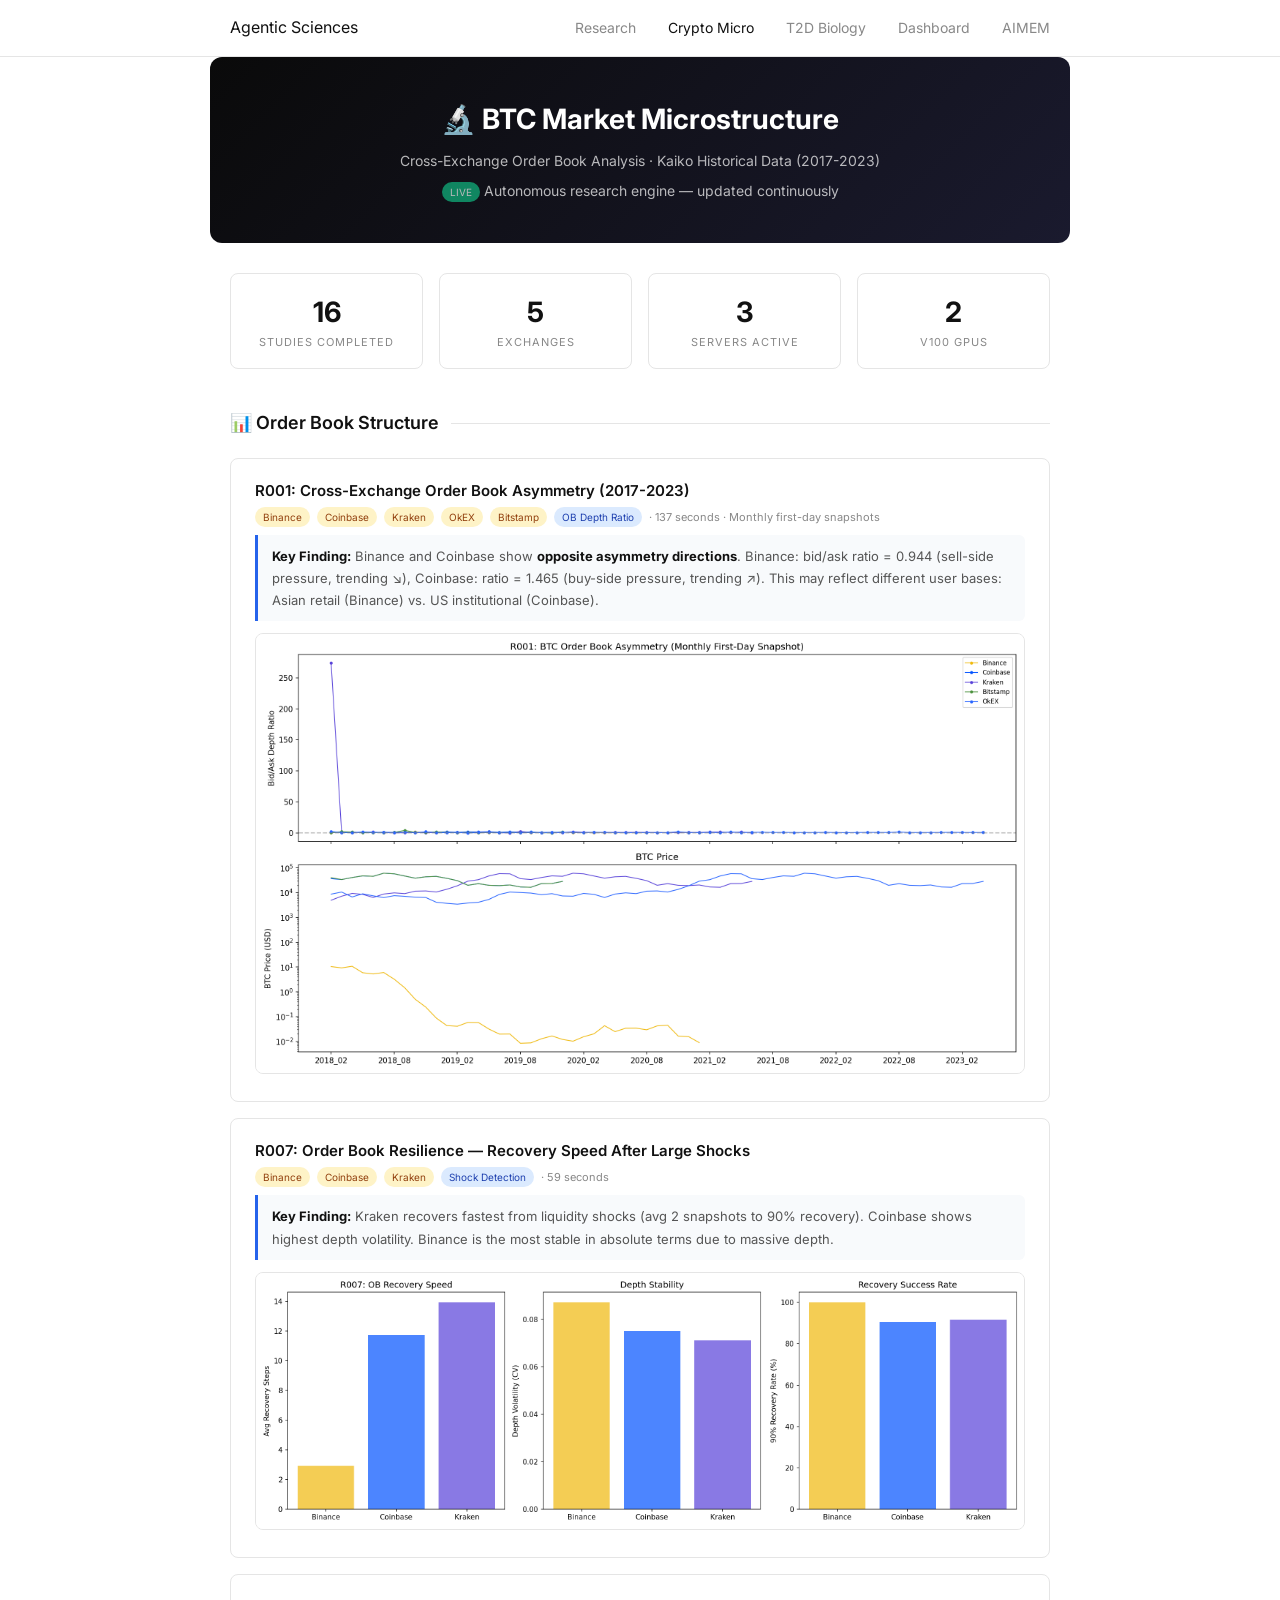
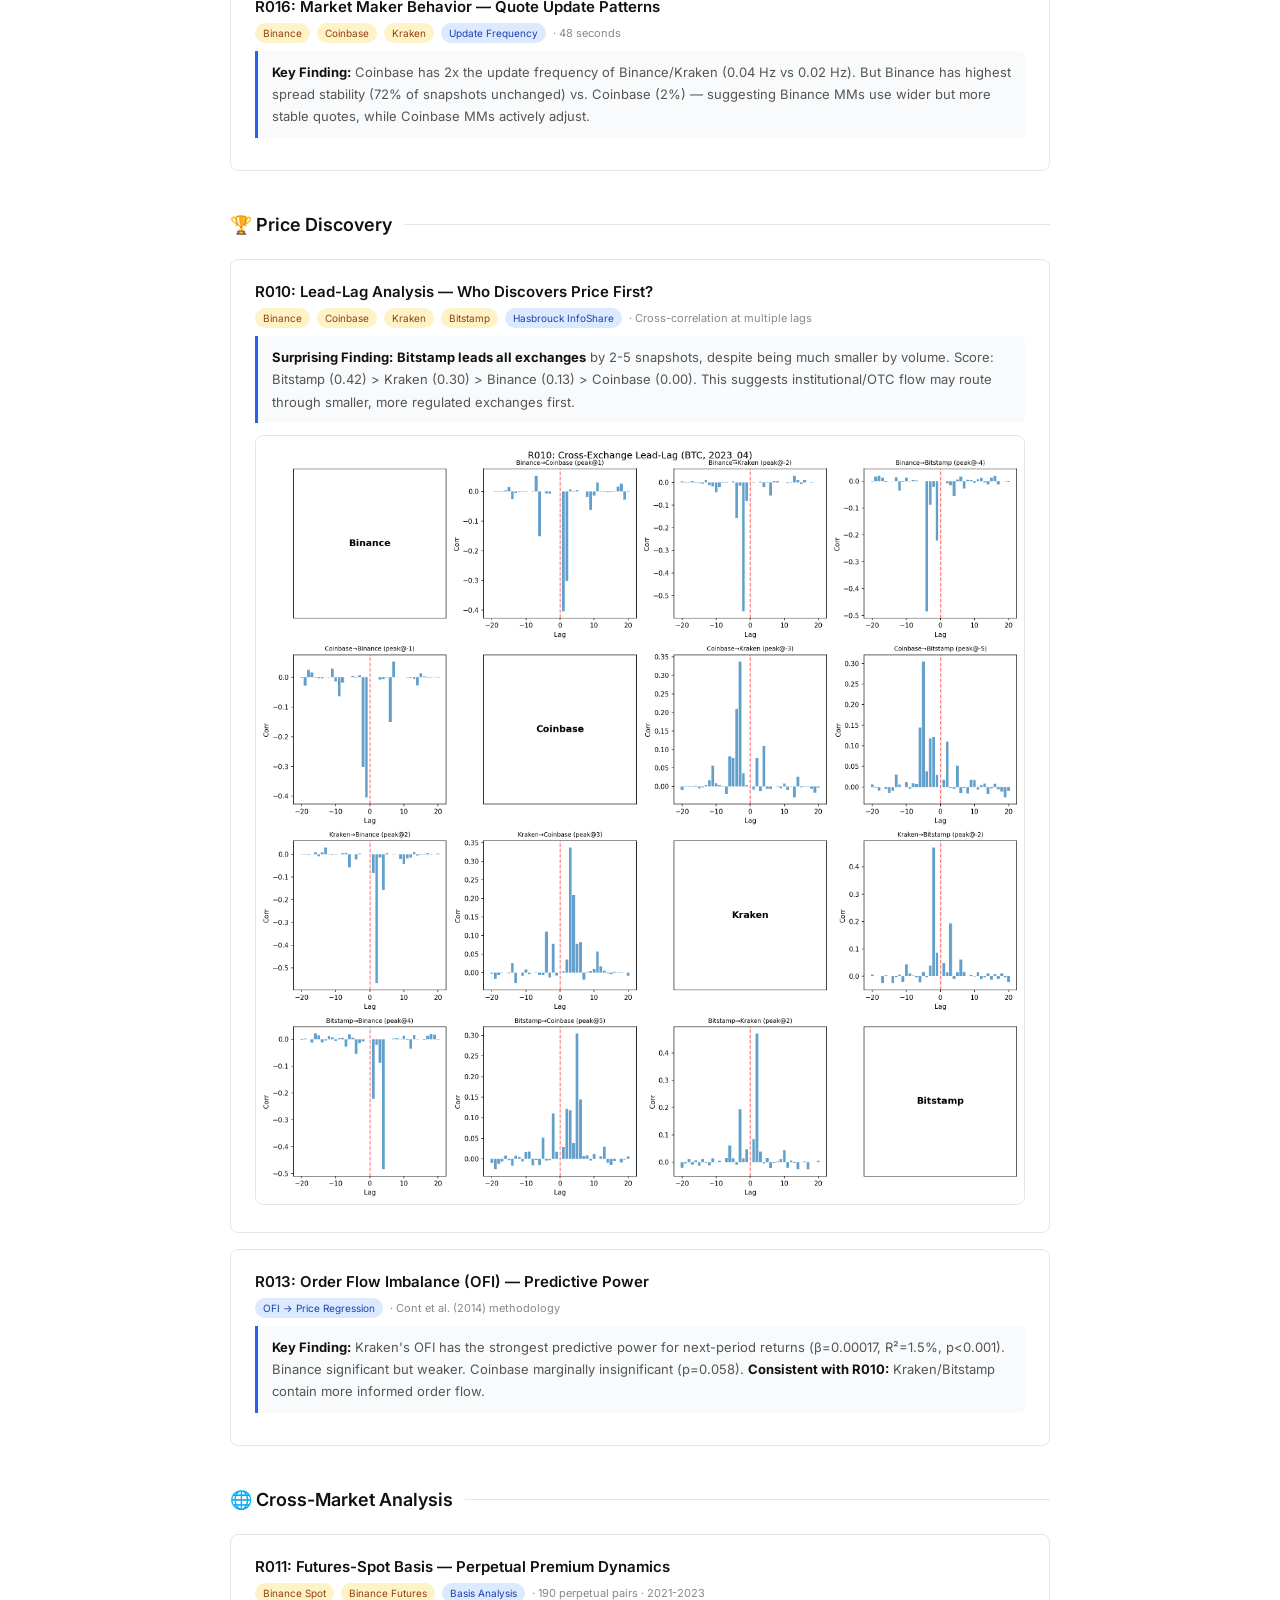
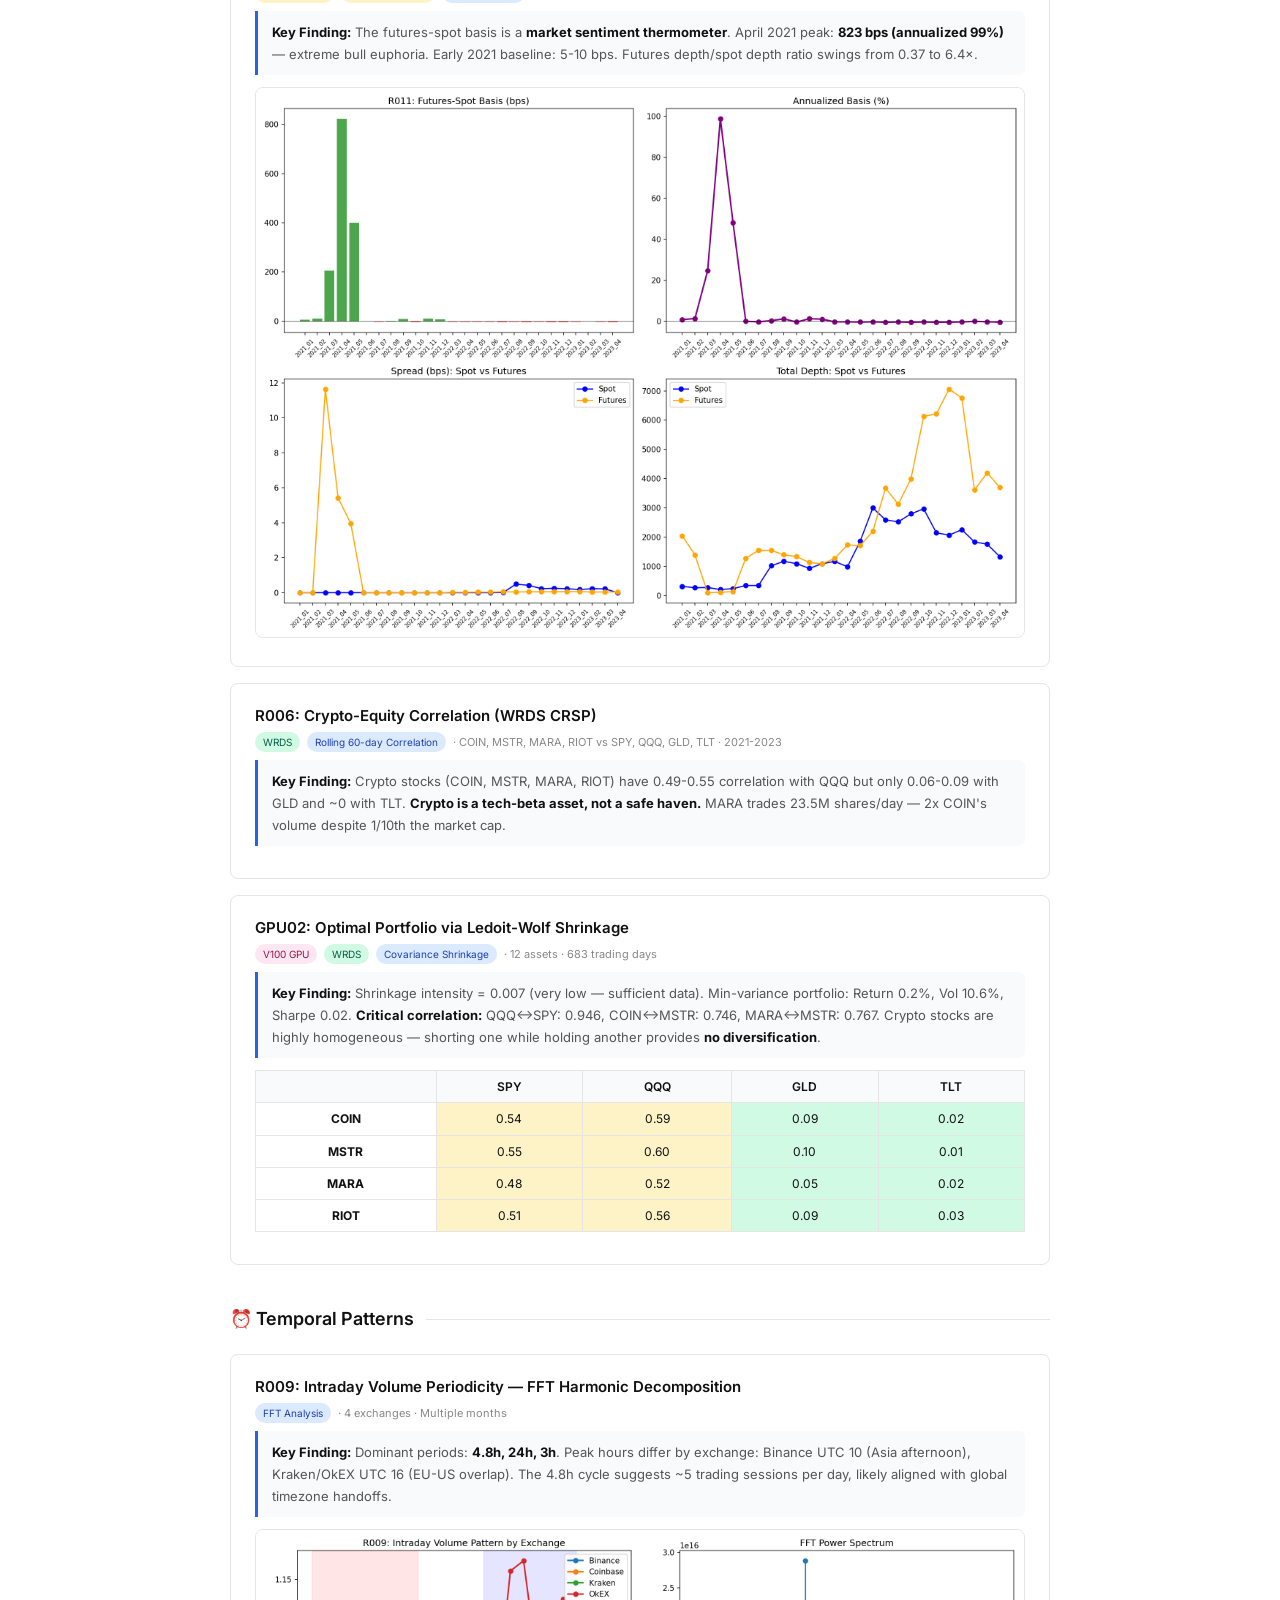
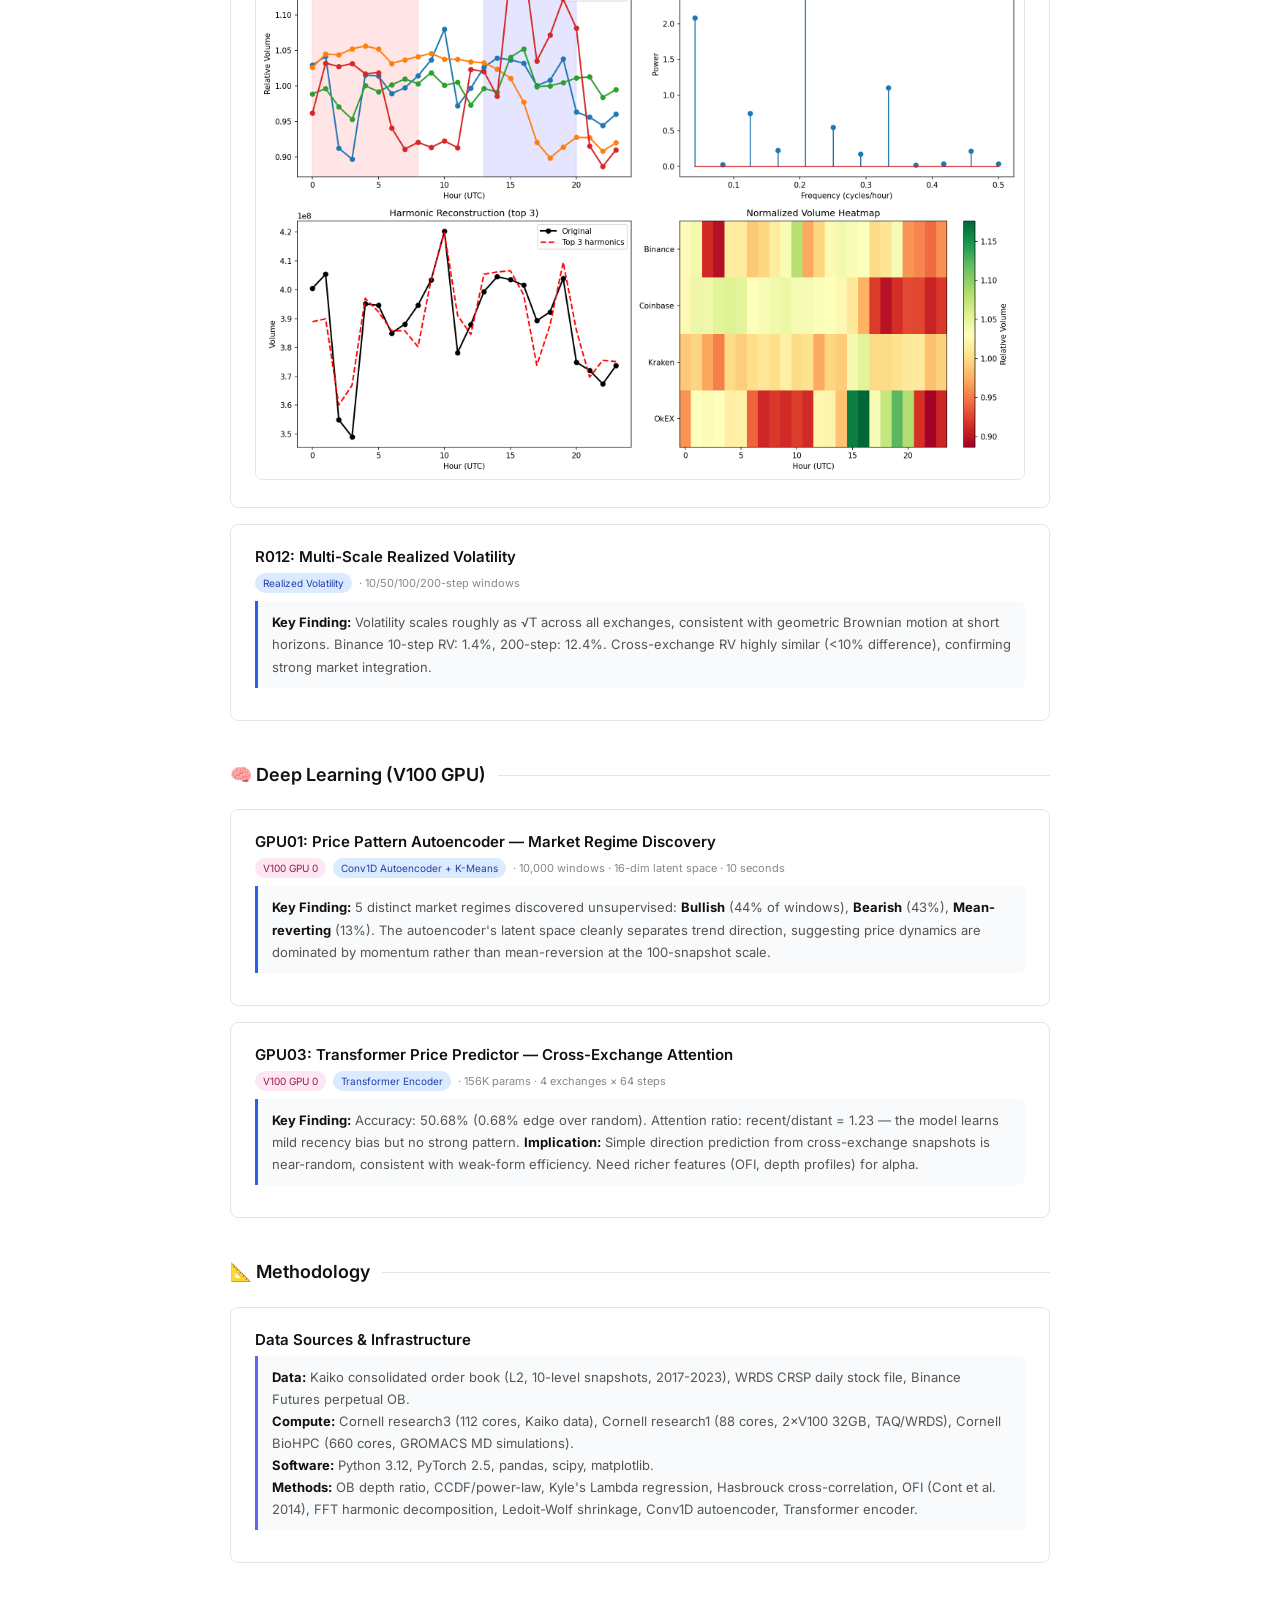
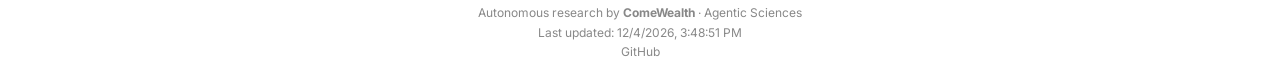
<file: crypto-microstructure.html>
<!DOCTYPE html>
<html lang="en">
<head>
    <meta charset="UTF-8">
    <meta name="viewport" content="width=device-width, initial-scale=1.0">
    <title>Crypto Microstructure Research — Agentic Sciences</title>
    <link rel="canonical" href="https://agentic-sciences.github.io/crypto-microstructure.html" />
    <link href="https://fonts.googleapis.com/css2?family=Inter:wght@300;400;500;600;700&display=swap" rel="stylesheet">
    <link rel="stylesheet" href="css/style.css">
    <style>
        .hero-banner { background: linear-gradient(135deg, #0a0a0a 0%, #1a1a2e 100%); color: #fff; padding: 60px 0 40px; margin: -20px -20px 30px; text-align: center; }
        .hero-banner h1 { font-size: 28px; font-weight: 700; margin-bottom: 8px; }
        .hero-banner .subtitle { font-size: 14px; opacity: 0.7; }
        .stat-row { display: grid; grid-template-columns: repeat(4, 1fr); gap: 16px; margin-bottom: 30px; }
        .stat-card { border: 1px solid var(--border); border-radius: var(--radius); padding: 16px; text-align: center; }
        .stat-card .number { font-size: 28px; font-weight: 700; color: var(--text); }
        .stat-card .label { font-size: 11px; color: var(--text-muted); text-transform: uppercase; letter-spacing: 1px; }
        .research-card { border: 1px solid var(--border); border-radius: var(--radius); padding: 20px 24px; margin-bottom: 16px; }
        .research-card h3 { font-size: 15px; font-weight: 600; margin-bottom: 4px; }
        .research-card .meta { font-size: 11px; color: var(--text-muted); margin-bottom: 8px; }
        .research-card .finding { font-size: 13px; color: var(--text-secondary); line-height: 1.7; margin-bottom: 12px; padding: 10px 14px; border-left: 3px solid #2563eb; background: #f8fafc; border-radius: 0 6px 6px 0; }
        .research-card .finding strong { color: var(--text); }
        .tag { display: inline-block; font-size: 10px; padding: 2px 8px; border-radius: 10px; margin-right: 4px; }
        .tag-exchange { background: #fef3c7; color: #92400e; }
        .tag-method { background: #dbeafe; color: #1e40af; }
        .tag-gpu { background: #fce7f3; color: #9d174d; }
        .tag-wrds { background: #d1fae5; color: #065f46; }
        .fig-grid { display: grid; grid-template-columns: 1fr 1fr; gap: 16px; margin: 20px 0; }
        .fig-grid img { width: 100%; border-radius: 8px; border: 1px solid var(--border); }
        .fig-grid .caption { font-size: 11px; color: var(--text-muted); text-align: center; margin-top: 4px; }
        .divider { display: flex; align-items: center; gap: 12px; margin: 40px 0 20px; }
        .divider h2 { font-size: 18px; font-weight: 600; white-space: nowrap; }
        .divider .line { flex: 1; height: 1px; background: var(--border); }
        .live-badge { display: inline-block; background: #10b981; color: white; font-size: 10px; padding: 2px 8px; border-radius: 10px; animation: pulse 2s infinite; }
        @keyframes pulse { 0%, 100% { opacity: 1; } 50% { opacity: 0.6; } }
        .corr-table { width: 100%; border-collapse: collapse; font-size: 12px; margin: 12px 0; }
        .corr-table th, .corr-table td { padding: 6px 10px; border: 1px solid var(--border); text-align: center; }
        .corr-table th { background: #f8fafc; font-weight: 600; }
        .corr-high { background: #fee2e2; }
        .corr-mid { background: #fef3c7; }
        .corr-low { background: #d1fae5; }
        @media (max-width: 768px) { .stat-row { grid-template-columns: 1fr 1fr; } .fig-grid { grid-template-columns: 1fr; } }
    </style>
</head>
<body>

<nav class="nav">
    <div class="container nav-inner">
        <a href="/" class="logo">Agentic Sciences</a>
        <div class="nav-links">
            <a href="research.html">Research</a>
            <a href="crypto-microstructure.html" class="active">Crypto Micro</a>
            <a href="t2d-research.html">T2D Biology</a>
            <a href="dashboard.html">Dashboard</a>
            <a href="https://agentic-sciences.github.io/aimem/">AIMEM</a>
        </div>
    </div>
</nav>

<main class="container" style="padding-top: 20px;">

    <div class="hero-banner" style="border-radius: 12px; padding: 40px 20px;">
        <h1>🔬 BTC Market Microstructure</h1>
        <p class="subtitle">Cross-Exchange Order Book Analysis · Kaiko Historical Data (2017-2023)</p>
        <p class="subtitle" style="margin-top: 8px;"><span class="live-badge">LIVE</span> Autonomous research engine — updated continuously</p>
    </div>

    <div class="stat-row">
        <div class="stat-card">
            <div class="number" id="n-studies">16</div>
            <div class="label">Studies Completed</div>
        </div>
        <div class="stat-card">
            <div class="number">5</div>
            <div class="label">Exchanges</div>
        </div>
        <div class="stat-card">
            <div class="number">3</div>
            <div class="label">Servers Active</div>
        </div>
        <div class="stat-card">
            <div class="number">2</div>
            <div class="label">V100 GPUs</div>
        </div>
    </div>

    <!-- ===== ORDER BOOK STRUCTURE ===== -->
    <div class="divider"><h2>📊 Order Book Structure</h2><div class="line"></div></div>

    <div class="research-card">
        <h3>R001: Cross-Exchange Order Book Asymmetry (2017-2023)</h3>
        <div class="meta">
            <span class="tag tag-exchange">Binance</span>
            <span class="tag tag-exchange">Coinbase</span>
            <span class="tag tag-exchange">Kraken</span>
            <span class="tag tag-exchange">OkEX</span>
            <span class="tag tag-exchange">Bitstamp</span>
            <span class="tag tag-method">OB Depth Ratio</span>
            · 137 seconds · Monthly first-day snapshots
        </div>
        <div class="finding">
            <strong>Key Finding:</strong> Binance and Coinbase show <strong>opposite asymmetry directions</strong>.
            Binance: bid/ask ratio = 0.944 (sell-side pressure, trending ↘),
            Coinbase: ratio = 1.465 (buy-side pressure, trending ↗).
            This may reflect different user bases: Asian retail (Binance) vs. US institutional (Coinbase).
        </div>
        <img src="figures/R001_ob_asymmetry.png" alt="R001 Order Book Asymmetry" style="width:100%; border-radius: 8px; border: 1px solid var(--border);">
    </div>

    <div class="research-card">
        <h3>R007: Order Book Resilience — Recovery Speed After Large Shocks</h3>
        <div class="meta">
            <span class="tag tag-exchange">Binance</span>
            <span class="tag tag-exchange">Coinbase</span>
            <span class="tag tag-exchange">Kraken</span>
            <span class="tag tag-method">Shock Detection</span>
            · 59 seconds
        </div>
        <div class="finding">
            <strong>Key Finding:</strong> Kraken recovers fastest from liquidity shocks (avg 2 snapshots to 90% recovery).
            Coinbase shows highest depth volatility. Binance is the most stable in absolute terms due to massive depth.
        </div>
        <img src="figures/R007_resilience.png" alt="R007 Resilience" style="width:100%; border-radius: 8px; border: 1px solid var(--border);">
    </div>

    <div class="research-card">
        <h3>R016: Market Maker Behavior — Quote Update Patterns</h3>
        <div class="meta">
            <span class="tag tag-exchange">Binance</span>
            <span class="tag tag-exchange">Coinbase</span>
            <span class="tag tag-exchange">Kraken</span>
            <span class="tag tag-method">Update Frequency</span>
            · 48 seconds
        </div>
        <div class="finding">
            <strong>Key Finding:</strong> Coinbase has 2x the update frequency of Binance/Kraken (0.04 Hz vs 0.02 Hz).
            But Binance has highest spread stability (72% of snapshots unchanged) vs. Coinbase (2%) — suggesting
            Binance MMs use wider but more stable quotes, while Coinbase MMs actively adjust.
        </div>
    </div>

    <!-- ===== PRICE DISCOVERY ===== -->
    <div class="divider"><h2>🏆 Price Discovery</h2><div class="line"></div></div>

    <div class="research-card">
        <h3>R010: Lead-Lag Analysis — Who Discovers Price First?</h3>
        <div class="meta">
            <span class="tag tag-exchange">Binance</span>
            <span class="tag tag-exchange">Coinbase</span>
            <span class="tag tag-exchange">Kraken</span>
            <span class="tag tag-exchange">Bitstamp</span>
            <span class="tag tag-method">Hasbrouck InfoShare</span>
            · Cross-correlation at multiple lags
        </div>
        <div class="finding">
            <strong>Surprising Finding:</strong> <strong>Bitstamp leads all exchanges</strong> by 2-5 snapshots,
            despite being much smaller by volume. Score: Bitstamp (0.42) > Kraken (0.30) > Binance (0.13) > Coinbase (0.00).
            This suggests institutional/OTC flow may route through smaller, more regulated exchanges first.
        </div>
        <img src="figures/R010_lead_lag.png" alt="R010 Lead-Lag" style="width:100%; border-radius: 8px; border: 1px solid var(--border);">
    </div>

    <div class="research-card">
        <h3>R013: Order Flow Imbalance (OFI) — Predictive Power</h3>
        <div class="meta">
            <span class="tag tag-method">OFI → Price Regression</span>
            · Cont et al. (2014) methodology
        </div>
        <div class="finding">
            <strong>Key Finding:</strong> Kraken's OFI has the strongest predictive power for next-period returns
            (β=0.00017, R²=1.5%, p&lt;0.001). Binance significant but weaker. Coinbase marginally insignificant (p=0.058).
            <strong>Consistent with R010:</strong> Kraken/Bitstamp contain more informed order flow.
        </div>
    </div>

    <!-- ===== CROSS-MARKET ===== -->
    <div class="divider"><h2>🌐 Cross-Market Analysis</h2><div class="line"></div></div>

    <div class="research-card">
        <h3>R011: Futures-Spot Basis — Perpetual Premium Dynamics</h3>
        <div class="meta">
            <span class="tag tag-exchange">Binance Spot</span>
            <span class="tag tag-exchange">Binance Futures</span>
            <span class="tag tag-method">Basis Analysis</span>
            · 190 perpetual pairs · 2021-2023
        </div>
        <div class="finding">
            <strong>Key Finding:</strong> The futures-spot basis is a <strong>market sentiment thermometer</strong>.
            April 2021 peak: <strong>823 bps (annualized 99%)</strong> — extreme bull euphoria.
            Early 2021 baseline: 5-10 bps. Futures depth/spot depth ratio swings from 0.37 to 6.4×.
        </div>
        <img src="figures/R011_basis.png" alt="R011 Basis" style="width:100%; border-radius: 8px; border: 1px solid var(--border);">
    </div>

    <div class="research-card">
        <h3>R006: Crypto-Equity Correlation (WRDS CRSP)</h3>
        <div class="meta">
            <span class="tag tag-wrds">WRDS</span>
            <span class="tag tag-method">Rolling 60-day Correlation</span>
            · COIN, MSTR, MARA, RIOT vs SPY, QQQ, GLD, TLT · 2021-2023
        </div>
        <div class="finding">
            <strong>Key Finding:</strong> Crypto stocks (COIN, MSTR, MARA, RIOT) have 0.49-0.55 correlation with QQQ
            but only 0.06-0.09 with GLD and ~0 with TLT. <strong>Crypto is a tech-beta asset, not a safe haven.</strong>
            MARA trades 23.5M shares/day — 2x COIN's volume despite 1/10th the market cap.
        </div>
    </div>

    <div class="research-card">
        <h3>GPU02: Optimal Portfolio via Ledoit-Wolf Shrinkage</h3>
        <div class="meta">
            <span class="tag tag-gpu">V100 GPU</span>
            <span class="tag tag-wrds">WRDS</span>
            <span class="tag tag-method">Covariance Shrinkage</span>
            · 12 assets · 683 trading days
        </div>
        <div class="finding">
            <strong>Key Finding:</strong> Shrinkage intensity = 0.007 (very low — sufficient data).
            Min-variance portfolio: Return 0.2%, Vol 10.6%, Sharpe 0.02.
            <strong>Critical correlation:</strong> QQQ↔SPY: 0.946, COIN↔MSTR: 0.746, MARA↔MSTR: 0.767.
            Crypto stocks are highly homogeneous — shorting one while holding another provides <strong>no diversification</strong>.
        </div>

        <table class="corr-table">
            <tr><th></th><th>SPY</th><th>QQQ</th><th>GLD</th><th>TLT</th></tr>
            <tr><td><strong>COIN</strong></td><td class="corr-mid">0.54</td><td class="corr-mid">0.59</td><td class="corr-low">0.09</td><td class="corr-low">0.02</td></tr>
            <tr><td><strong>MSTR</strong></td><td class="corr-mid">0.55</td><td class="corr-mid">0.60</td><td class="corr-low">0.10</td><td class="corr-low">0.01</td></tr>
            <tr><td><strong>MARA</strong></td><td class="corr-mid">0.48</td><td class="corr-mid">0.52</td><td class="corr-low">0.05</td><td class="corr-low">0.02</td></tr>
            <tr><td><strong>RIOT</strong></td><td class="corr-mid">0.51</td><td class="corr-mid">0.56</td><td class="corr-low">0.09</td><td class="corr-low">0.03</td></tr>
        </table>
    </div>

    <!-- ===== TEMPORAL PATTERNS ===== -->
    <div class="divider"><h2>⏰ Temporal Patterns</h2><div class="line"></div></div>

    <div class="research-card">
        <h3>R009: Intraday Volume Periodicity — FFT Harmonic Decomposition</h3>
        <div class="meta">
            <span class="tag tag-method">FFT Analysis</span>
            · 4 exchanges · Multiple months
        </div>
        <div class="finding">
            <strong>Key Finding:</strong> Dominant periods: <strong>4.8h, 24h, 3h</strong>.
            Peak hours differ by exchange: Binance UTC 10 (Asia afternoon), Kraken/OkEX UTC 16 (EU-US overlap).
            The 4.8h cycle suggests ~5 trading sessions per day, likely aligned with global timezone handoffs.
        </div>
        <img src="figures/R009_intraday_fft.png" alt="R009 Intraday FFT" style="width:100%; border-radius: 8px; border: 1px solid var(--border);">
    </div>

    <div class="research-card">
        <h3>R012: Multi-Scale Realized Volatility</h3>
        <div class="meta">
            <span class="tag tag-method">Realized Volatility</span>
            · 10/50/100/200-step windows
        </div>
        <div class="finding">
            <strong>Key Finding:</strong> Volatility scales roughly as √T across all exchanges,
            consistent with geometric Brownian motion at short horizons.
            Binance 10-step RV: 1.4%, 200-step: 12.4%. Cross-exchange RV highly similar (&lt;10% difference),
            confirming strong market integration.
        </div>
    </div>

    <!-- ===== DEEP LEARNING ===== -->
    <div class="divider"><h2>🧠 Deep Learning (V100 GPU)</h2><div class="line"></div></div>

    <div class="research-card">
        <h3>GPU01: Price Pattern Autoencoder — Market Regime Discovery</h3>
        <div class="meta">
            <span class="tag tag-gpu">V100 GPU 0</span>
            <span class="tag tag-method">Conv1D Autoencoder + K-Means</span>
            · 10,000 windows · 16-dim latent space · 10 seconds
        </div>
        <div class="finding">
            <strong>Key Finding:</strong> 5 distinct market regimes discovered unsupervised:
            <strong>Bullish</strong> (44% of windows), <strong>Bearish</strong> (43%), <strong>Mean-reverting</strong> (13%).
            The autoencoder's latent space cleanly separates trend direction, suggesting price dynamics are
            dominated by momentum rather than mean-reversion at the 100-snapshot scale.
        </div>
    </div>

    <div class="research-card">
        <h3>GPU03: Transformer Price Predictor — Cross-Exchange Attention</h3>
        <div class="meta">
            <span class="tag tag-gpu">V100 GPU 0</span>
            <span class="tag tag-method">Transformer Encoder</span>
            · 156K params · 4 exchanges × 64 steps
        </div>
        <div class="finding">
            <strong>Key Finding:</strong> Accuracy: 50.68% (0.68% edge over random).
            Attention ratio: recent/distant = 1.23 — the model learns mild recency bias but no strong pattern.
            <strong>Implication:</strong> Simple direction prediction from cross-exchange snapshots is near-random,
            consistent with weak-form efficiency. Need richer features (OFI, depth profiles) for alpha.
        </div>
    </div>

    <!-- ===== METHODOLOGY ===== -->
    <div class="divider"><h2>📐 Methodology</h2><div class="line"></div></div>

    <div class="research-card">
        <h3>Data Sources & Infrastructure</h3>
        <div class="finding" style="border-left-color: #6366f1;">
            <strong>Data:</strong> Kaiko consolidated order book (L2, 10-level snapshots, 2017-2023),
            WRDS CRSP daily stock file, Binance Futures perpetual OB.<br>
            <strong>Compute:</strong> Cornell research3 (112 cores, Kaiko data), Cornell research1 (88 cores, 2×V100 32GB, TAQ/WRDS),
            Cornell BioHPC (660 cores, GROMACS MD simulations).<br>
            <strong>Software:</strong> Python 3.12, PyTorch 2.5, pandas, scipy, matplotlib.<br>
            <strong>Methods:</strong> OB depth ratio, CCDF/power-law, Kyle's Lambda regression, Hasbrouck cross-correlation,
            OFI (Cont et al. 2014), FFT harmonic decomposition, Ledoit-Wolf shrinkage, Conv1D autoencoder, Transformer encoder.
        </div>
    </div>

    <div style="text-align: center; margin: 40px 0 20px; font-size: 12px; color: var(--text-muted);">
        <p>Autonomous research by <strong>ComeWealth</strong> · Agentic Sciences</p>
        <p>Last updated: <span id="update-time"></span></p>
        <p><a href="https://github.com/agentic-sciences" style="color: var(--text-muted);">GitHub</a></p>
    </div>
</main>

<script>
document.getElementById('update-time').textContent = new Date().toLocaleString();
</script>
</body>
</html>
</file>
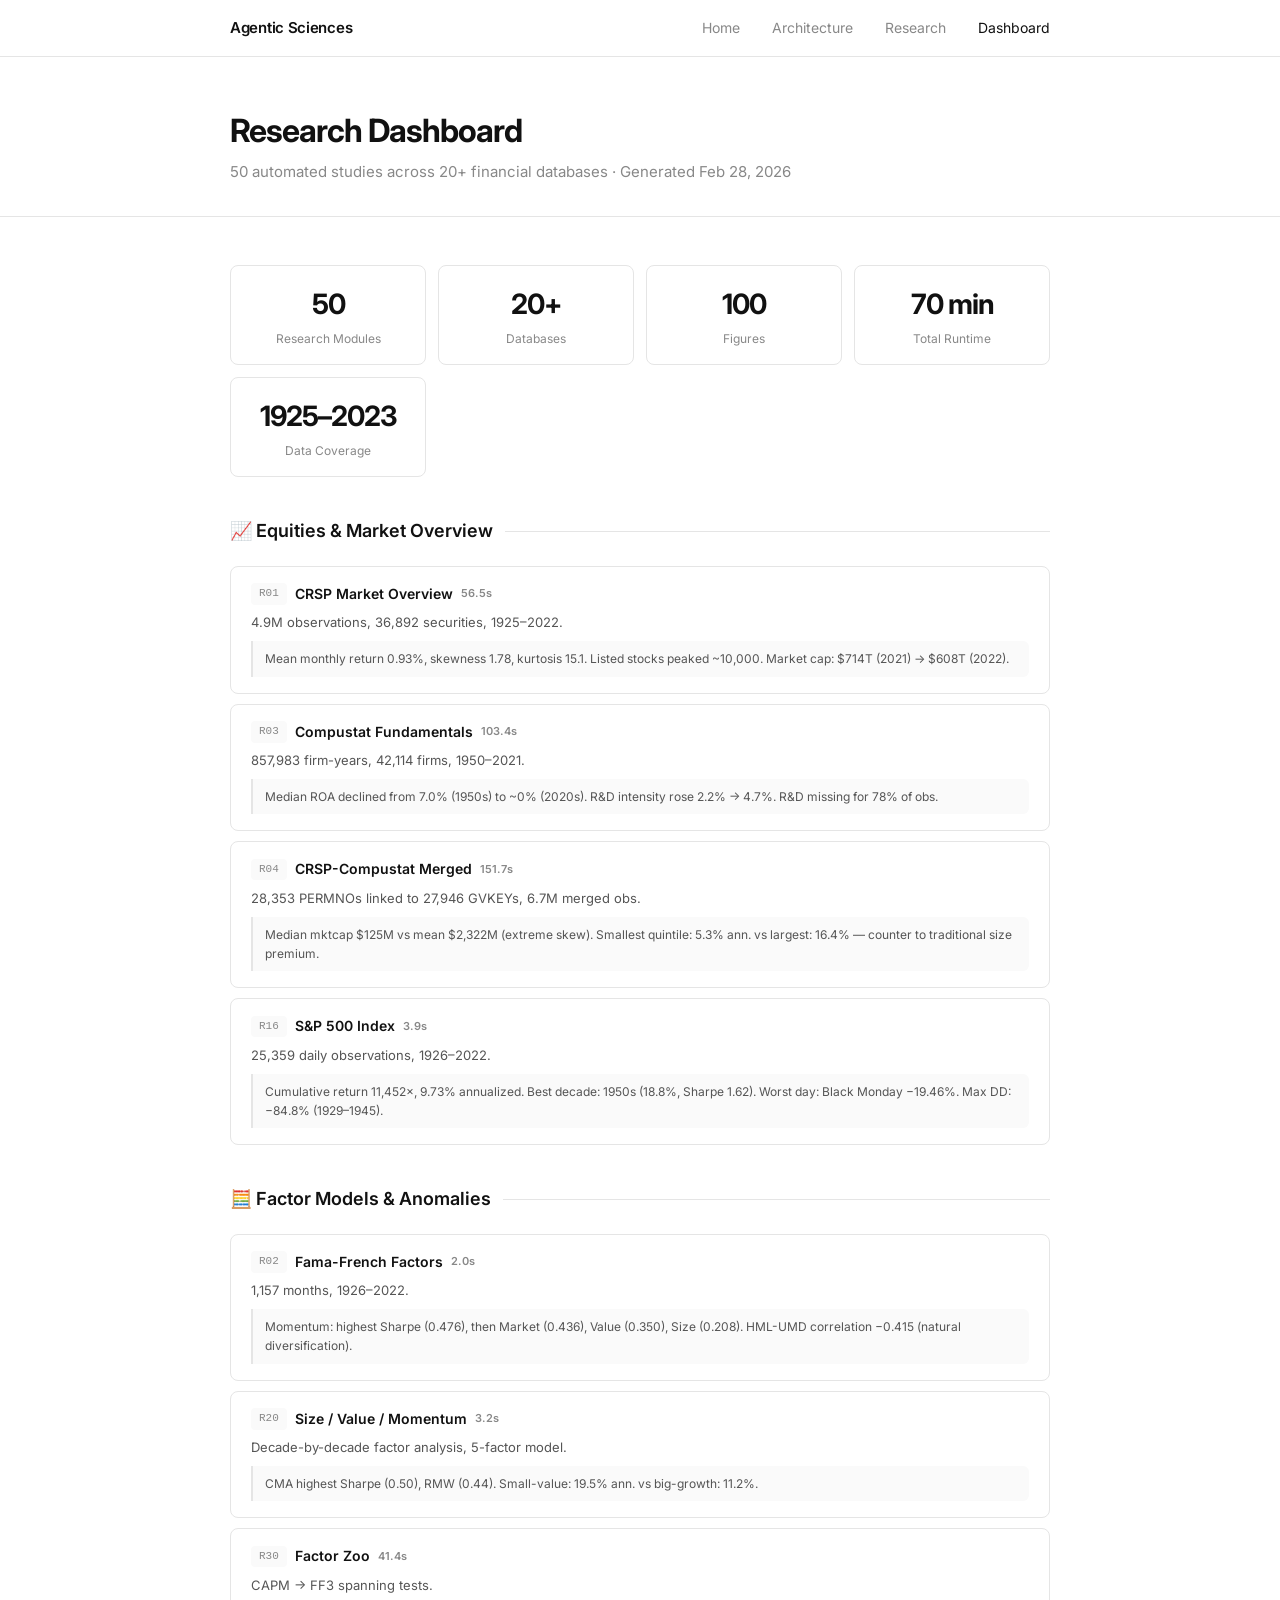
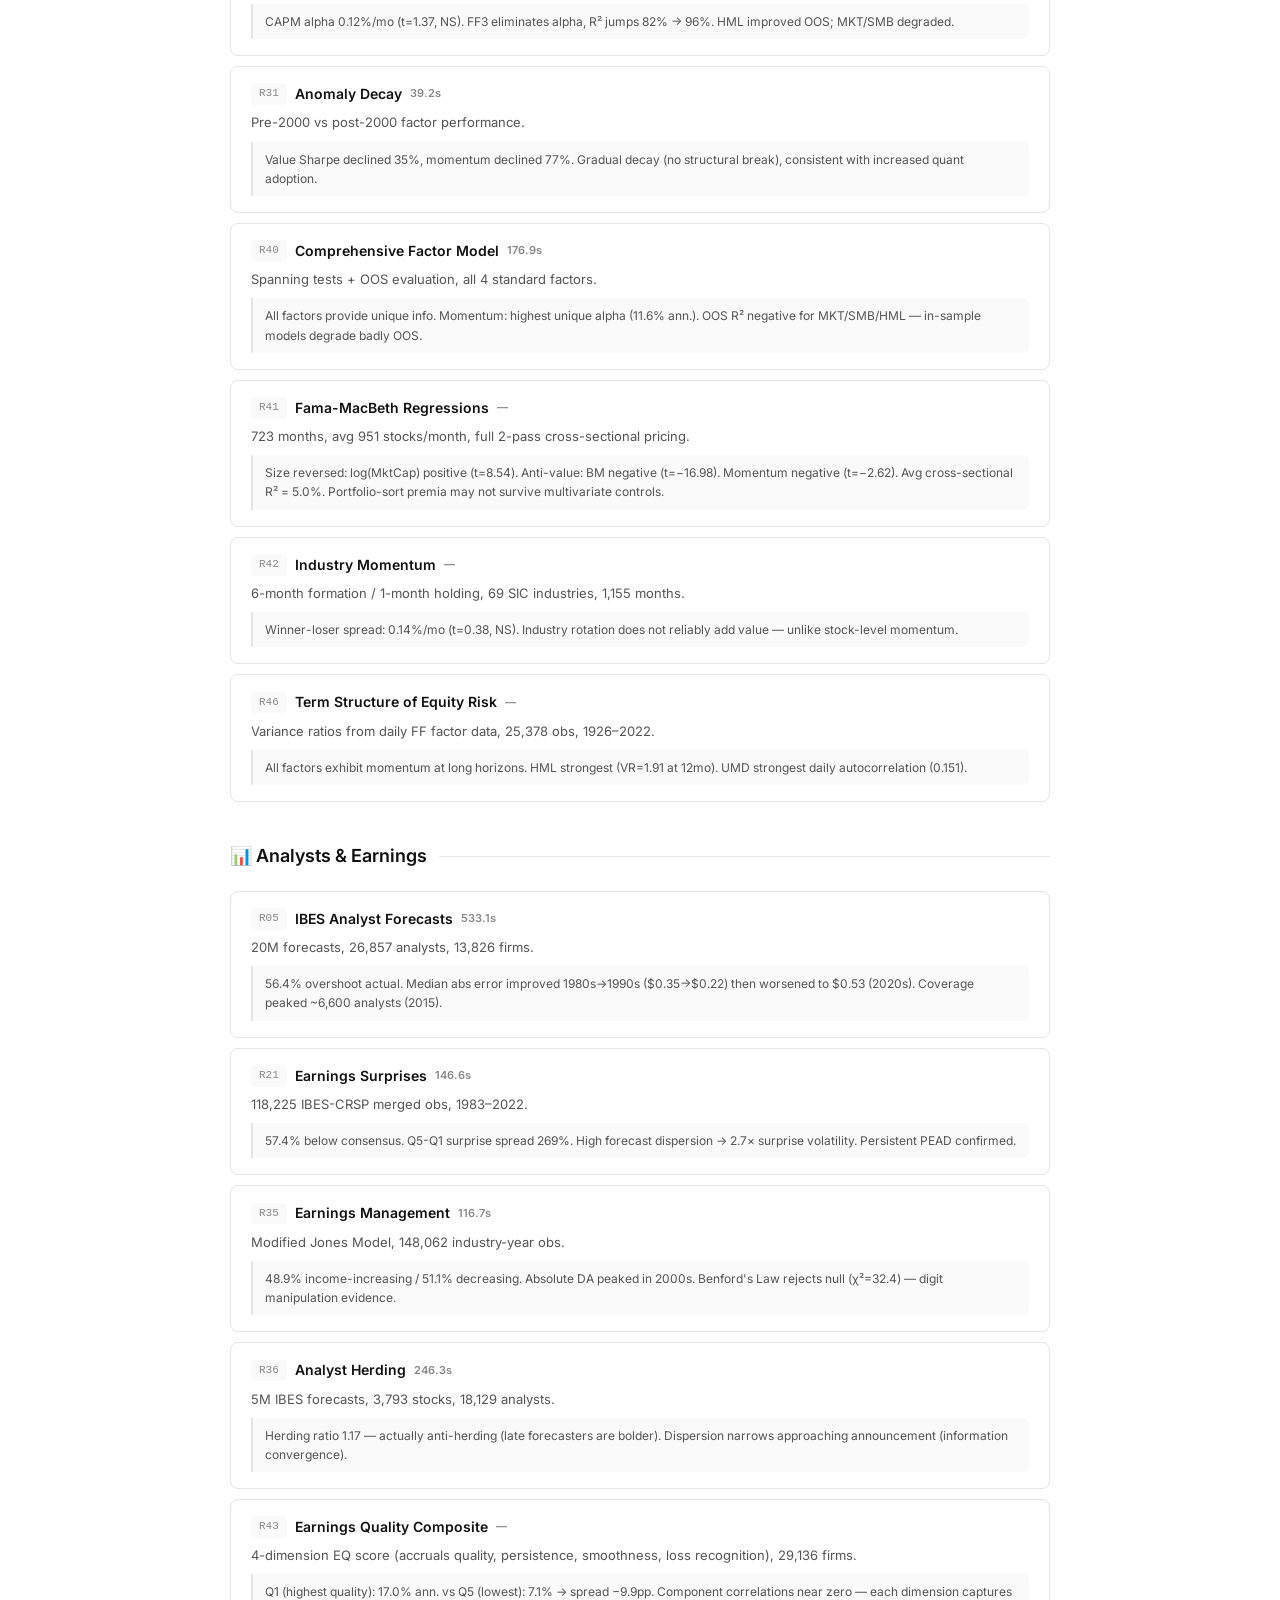
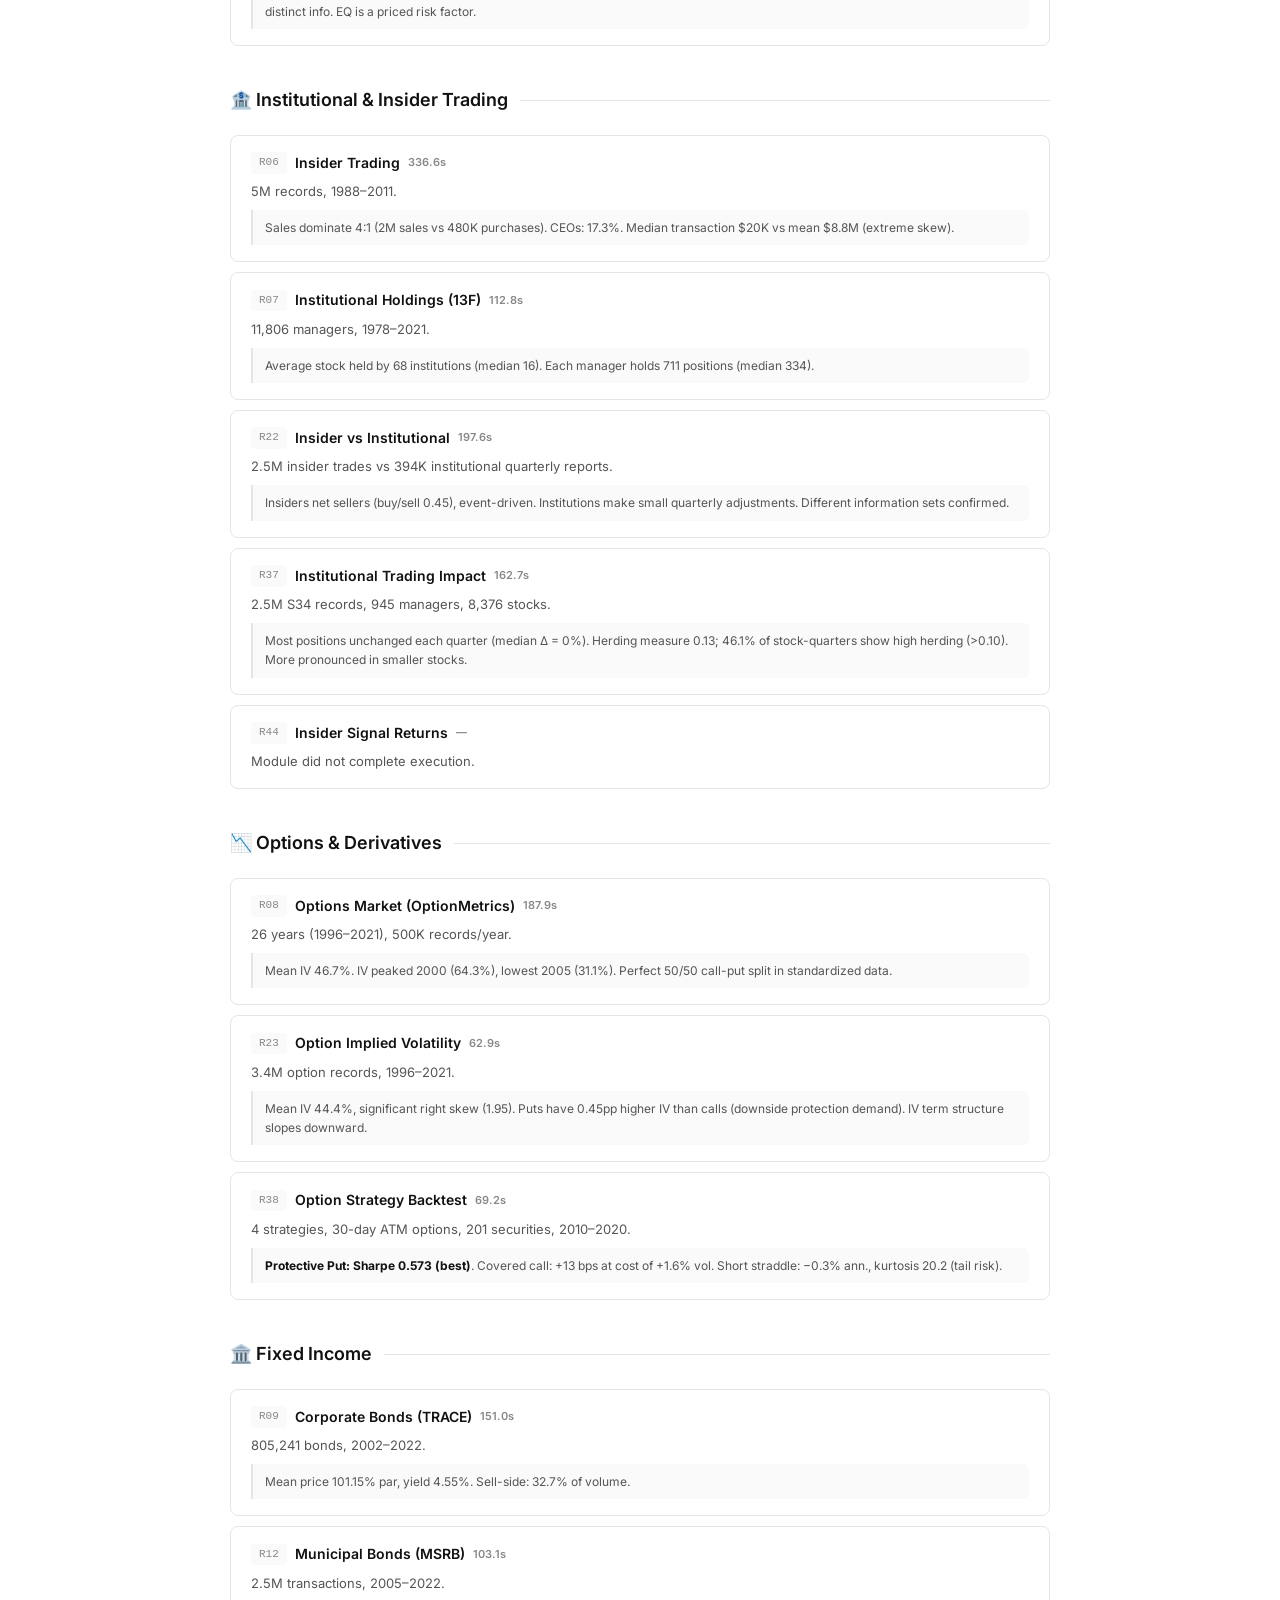
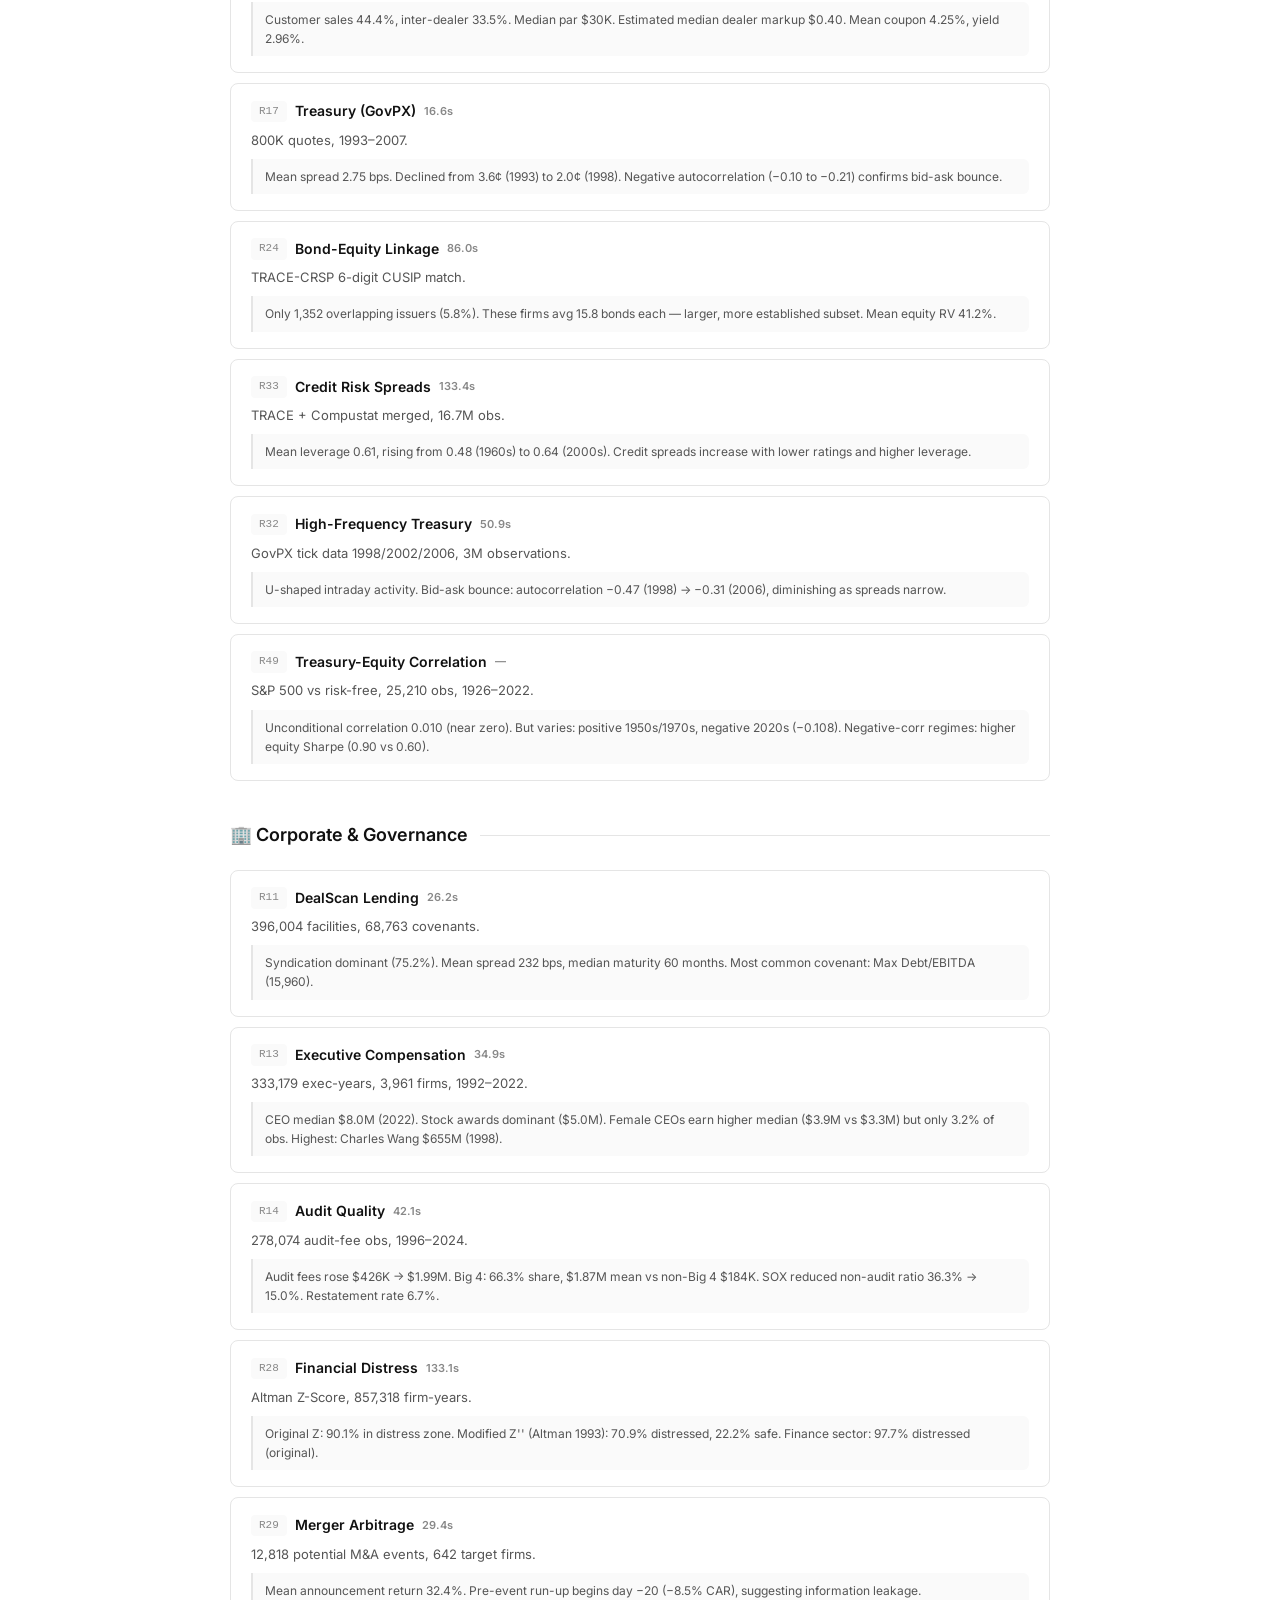
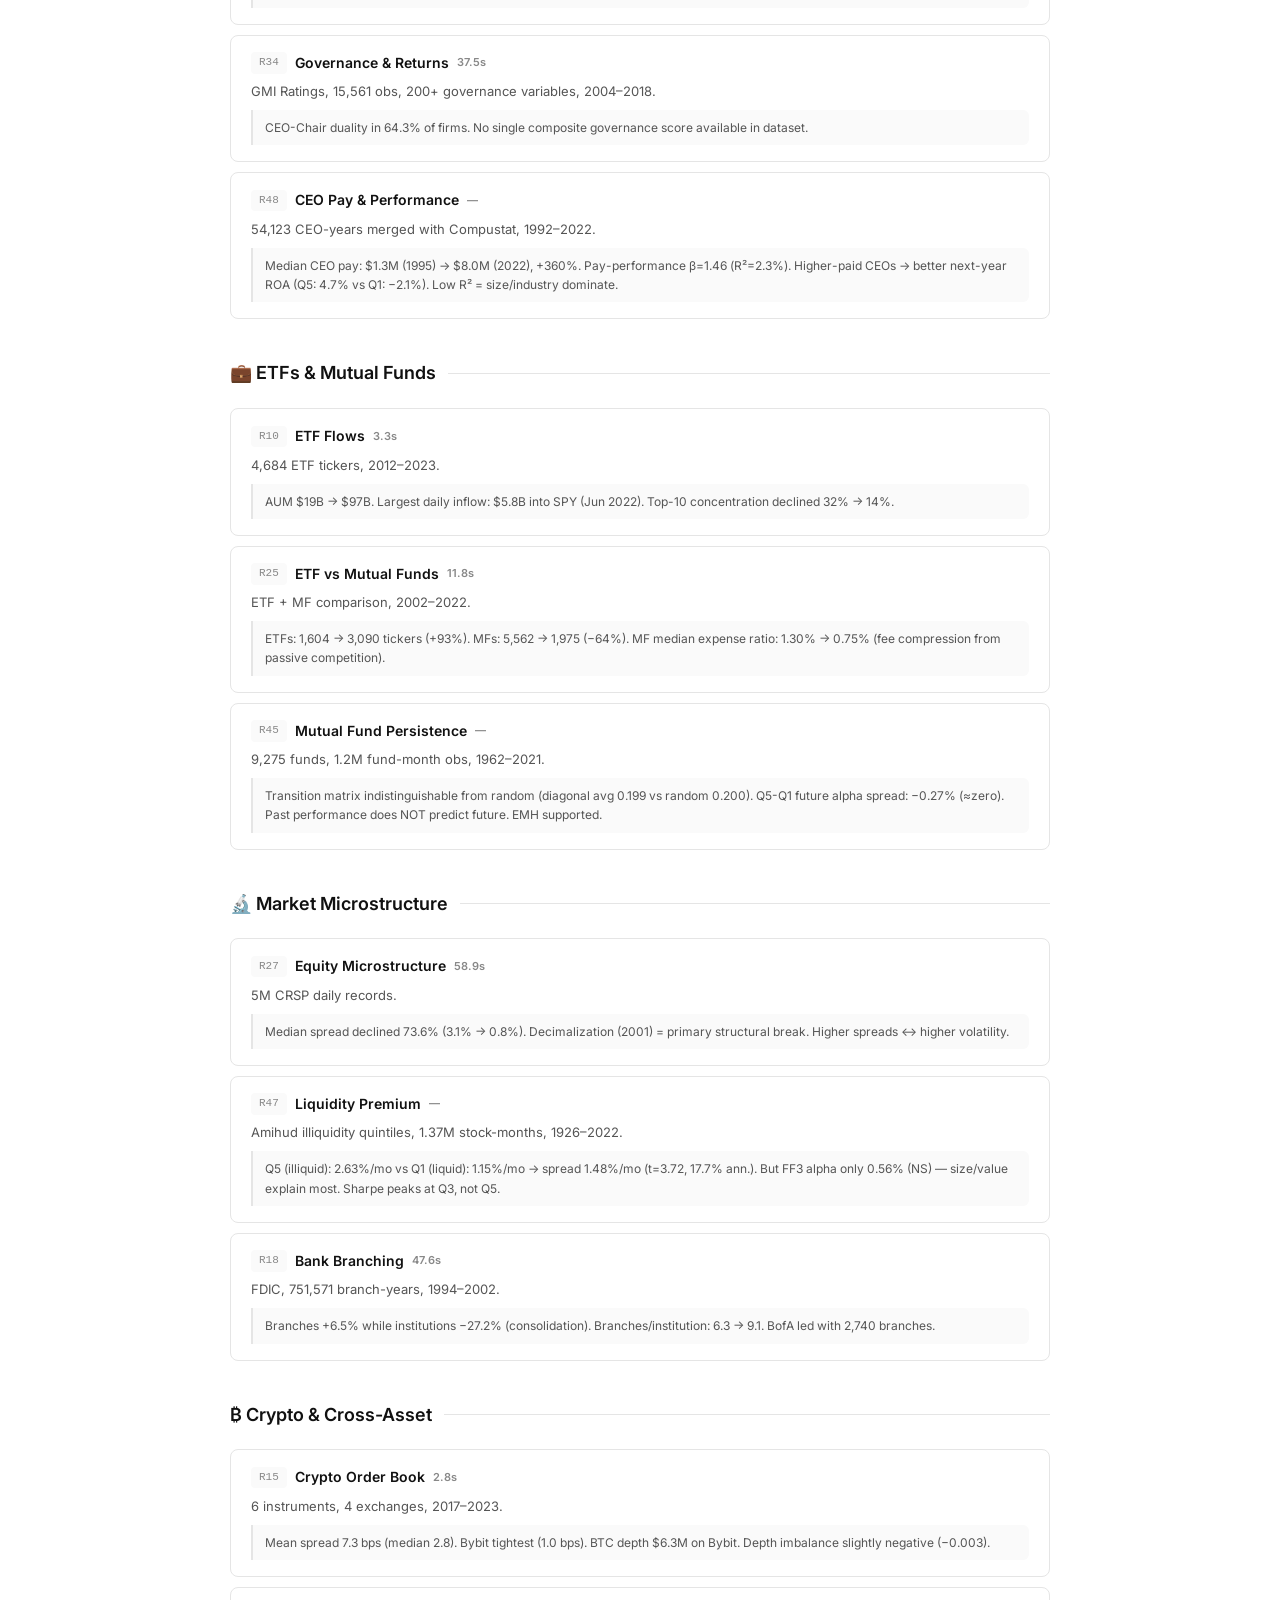
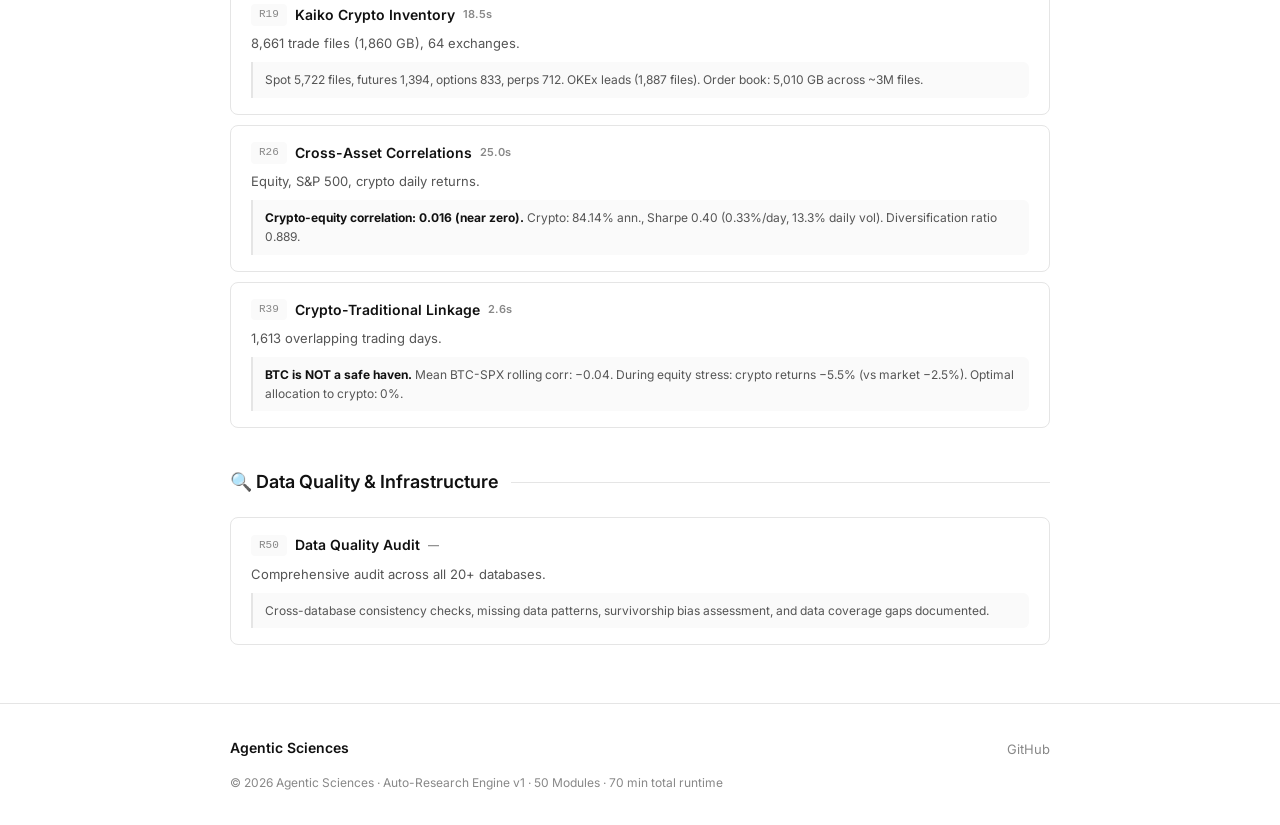
<file: dashboard.html>
<!DOCTYPE html>
<html lang="en">
<head>
    <meta charset="UTF-8">
    <meta name="viewport" content="width=device-width, initial-scale=1.0">
    <title>Research Dashboard — Agentic Sciences</title>
    <link href="https://fonts.googleapis.com/css2?family=Inter:wght@300;400;500;600;700&display=swap" rel="stylesheet">
    <link rel="stylesheet" href="css/style.css">
    <style>
        .divider { display: flex; align-items: center; gap: 12px; margin: 40px 0 20px; }
        .divider h2 { font-size: 18px; font-weight: 600; white-space: nowrap; }
        .divider .line { flex: 1; height: 1px; background: var(--border); }
        .study { border: 1px solid var(--border); border-radius: var(--radius); padding: 16px 20px; margin-bottom: 10px; }
        .study h3 { font-size: 14px; font-weight: 600; margin-bottom: 4px; display: flex; align-items: center; gap: 8px; }
        .study .id { font-size: 11px; color: var(--text-muted); font-weight: 500; background: var(--bg-subtle); padding: 2px 8px; border-radius: 4px; font-family: 'SF Mono', 'Fira Code', monospace; }
        .study .runtime { font-size: 11px; color: var(--text-muted); }
        .study .desc { font-size: 13px; color: var(--text-secondary); line-height: 1.7; margin-top: 6px; }
        .study .finding { font-size: 12px; color: var(--text-secondary); line-height: 1.6; margin-top: 8px; padding: 8px 12px; border-left: 2px solid var(--border); background: var(--bg-subtle); border-radius: 0 6px 6px 0; }
        .study .finding strong { color: var(--text); }
        .summary-grid { display: grid; grid-template-columns: repeat(auto-fill, minmax(180px, 1fr)); gap: 12px; margin-bottom: 32px; }
        .summary-card { border: 1px solid var(--border); border-radius: var(--radius); padding: 16px; text-align: center; }
        .summary-card .num { font-size: 28px; font-weight: 700; letter-spacing: -1px; }
        .summary-card .label { font-size: 12px; color: var(--text-muted); margin-top: 2px; }
        .category-tag { display: inline-block; font-size: 10px; padding: 2px 8px; border-radius: 10px; margin-right: 4px; }
        .cat-equity { background: #e8f5e9; color: #2e7d32; }
        .cat-fixed { background: #e3f2fd; color: #1565c0; }
        .cat-options { background: #fff3e0; color: #e65100; }
        .cat-crypto { background: #fce4ec; color: #c62828; }
        .cat-factor { background: #f3e5f5; color: #6a1b9a; }
        .cat-micro { background: #e0f7fa; color: #00695c; }
        .cat-corp { background: #fff8e1; color: #f57f17; }
        .cat-other { background: #f5f5f5; color: #616161; }
    </style>
</head>
<body>

<nav class="nav">
    <div class="nav-inner">
        <a href="index.html" class="nav-brand">Agentic Sciences</a>
        <div class="nav-links">
            <a href="index.html">Home</a>
            <a href="architecture.html">Architecture</a>
            <a href="research.html">Research</a>
            <a href="dashboard.html" class="active">Dashboard</a>
        </div>
    </div>
</nav>

<div class="page-header">
    <div class="container">
        <h1>Research Dashboard</h1>
        <p>50 automated studies across 20+ financial databases · Generated Feb 28, 2026</p>
    </div>
</div>

<section class="section">
    <div class="container">

        <!-- Summary Stats -->
        <div class="summary-grid">
            <div class="summary-card">
                <div class="num">50</div>
                <div class="label">Research Modules</div>
            </div>
            <div class="summary-card">
                <div class="num">20+</div>
                <div class="label">Databases</div>
            </div>
            <div class="summary-card">
                <div class="num">100</div>
                <div class="label">Figures</div>
            </div>
            <div class="summary-card">
                <div class="num">70 min</div>
                <div class="label">Total Runtime</div>
            </div>
            <div class="summary-card">
                <div class="num">1925–2023</div>
                <div class="label">Data Coverage</div>
            </div>
        </div>

        <!-- EQUITIES & MARKET OVERVIEW -->
        <div class="divider">
            <h2>📈 Equities & Market Overview</h2>
            <div class="line"></div>
        </div>

        <div class="study">
            <h3><span class="id">R01</span> CRSP Market Overview <span class="runtime">56.5s</span></h3>
            <div class="desc">4.9M observations, 36,892 securities, 1925–2022.</div>
            <div class="finding">Mean monthly return 0.93%, skewness 1.78, kurtosis 15.1. Listed stocks peaked ~10,000. Market cap: $714T (2021) → $608T (2022).</div>
        </div>

        <div class="study">
            <h3><span class="id">R03</span> Compustat Fundamentals <span class="runtime">103.4s</span></h3>
            <div class="desc">857,983 firm-years, 42,114 firms, 1950–2021.</div>
            <div class="finding">Median ROA declined from 7.0% (1950s) to ~0% (2020s). R&D intensity rose 2.2% → 4.7%. R&D missing for 78% of obs.</div>
        </div>

        <div class="study">
            <h3><span class="id">R04</span> CRSP-Compustat Merged <span class="runtime">151.7s</span></h3>
            <div class="desc">28,353 PERMNOs linked to 27,946 GVKEYs, 6.7M merged obs.</div>
            <div class="finding">Median mktcap $125M vs mean $2,322M (extreme skew). Smallest quintile: 5.3% ann. vs largest: 16.4% — counter to traditional size premium.</div>
        </div>

        <div class="study">
            <h3><span class="id">R16</span> S&P 500 Index <span class="runtime">3.9s</span></h3>
            <div class="desc">25,359 daily observations, 1926–2022.</div>
            <div class="finding">Cumulative return 11,452×, 9.73% annualized. Best decade: 1950s (18.8%, Sharpe 1.62). Worst day: Black Monday −19.46%. Max DD: −84.8% (1929–1945).</div>
        </div>

        <!-- FACTOR MODELS -->
        <div class="divider">
            <h2>🧮 Factor Models & Anomalies</h2>
            <div class="line"></div>
        </div>

        <div class="study">
            <h3><span class="id">R02</span> Fama-French Factors <span class="runtime">2.0s</span></h3>
            <div class="desc">1,157 months, 1926–2022.</div>
            <div class="finding">Momentum: highest Sharpe (0.476), then Market (0.436), Value (0.350), Size (0.208). HML-UMD correlation −0.415 (natural diversification).</div>
        </div>

        <div class="study">
            <h3><span class="id">R20</span> Size / Value / Momentum <span class="runtime">3.2s</span></h3>
            <div class="desc">Decade-by-decade factor analysis, 5-factor model.</div>
            <div class="finding">CMA highest Sharpe (0.50), RMW (0.44). Small-value: 19.5% ann. vs big-growth: 11.2%.</div>
        </div>

        <div class="study">
            <h3><span class="id">R30</span> Factor Zoo <span class="runtime">41.4s</span></h3>
            <div class="desc">CAPM → FF3 spanning tests.</div>
            <div class="finding">CAPM alpha 0.12%/mo (t=1.37, NS). FF3 eliminates alpha, R² jumps 82% → 96%. HML improved OOS; MKT/SMB degraded.</div>
        </div>

        <div class="study">
            <h3><span class="id">R31</span> Anomaly Decay <span class="runtime">39.2s</span></h3>
            <div class="desc">Pre-2000 vs post-2000 factor performance.</div>
            <div class="finding">Value Sharpe declined 35%, momentum declined 77%. Gradual decay (no structural break), consistent with increased quant adoption.</div>
        </div>

        <div class="study">
            <h3><span class="id">R40</span> Comprehensive Factor Model <span class="runtime">176.9s</span></h3>
            <div class="desc">Spanning tests + OOS evaluation, all 4 standard factors.</div>
            <div class="finding">All factors provide unique info. Momentum: highest unique alpha (11.6% ann.). OOS R² negative for MKT/SMB/HML — in-sample models degrade badly OOS.</div>
        </div>

        <div class="study">
            <h3><span class="id">R41</span> Fama-MacBeth Regressions <span class="runtime">—</span></h3>
            <div class="desc">723 months, avg 951 stocks/month, full 2-pass cross-sectional pricing.</div>
            <div class="finding">Size reversed: log(MktCap) positive (t=8.54). Anti-value: BM negative (t=−16.98). Momentum negative (t=−2.62). Avg cross-sectional R² = 5.0%. Portfolio-sort premia may not survive multivariate controls.</div>
        </div>

        <div class="study">
            <h3><span class="id">R42</span> Industry Momentum <span class="runtime">—</span></h3>
            <div class="desc">6-month formation / 1-month holding, 69 SIC industries, 1,155 months.</div>
            <div class="finding">Winner-loser spread: 0.14%/mo (t=0.38, NS). Industry rotation does not reliably add value — unlike stock-level momentum.</div>
        </div>

        <div class="study">
            <h3><span class="id">R46</span> Term Structure of Equity Risk <span class="runtime">—</span></h3>
            <div class="desc">Variance ratios from daily FF factor data, 25,378 obs, 1926–2022.</div>
            <div class="finding">All factors exhibit momentum at long horizons. HML strongest (VR=1.91 at 12mo). UMD strongest daily autocorrelation (0.151).</div>
        </div>

        <!-- ANALYSTS & EARNINGS -->
        <div class="divider">
            <h2>📊 Analysts & Earnings</h2>
            <div class="line"></div>
        </div>

        <div class="study">
            <h3><span class="id">R05</span> IBES Analyst Forecasts <span class="runtime">533.1s</span></h3>
            <div class="desc">20M forecasts, 26,857 analysts, 13,826 firms.</div>
            <div class="finding">56.4% overshoot actual. Median abs error improved 1980s→1990s ($0.35→$0.22) then worsened to $0.53 (2020s). Coverage peaked ~6,600 analysts (2015).</div>
        </div>

        <div class="study">
            <h3><span class="id">R21</span> Earnings Surprises <span class="runtime">146.6s</span></h3>
            <div class="desc">118,225 IBES-CRSP merged obs, 1983–2022.</div>
            <div class="finding">57.4% below consensus. Q5-Q1 surprise spread 269%. High forecast dispersion → 2.7× surprise volatility. Persistent PEAD confirmed.</div>
        </div>

        <div class="study">
            <h3><span class="id">R35</span> Earnings Management <span class="runtime">116.7s</span></h3>
            <div class="desc">Modified Jones Model, 148,062 industry-year obs.</div>
            <div class="finding">48.9% income-increasing / 51.1% decreasing. Absolute DA peaked in 2000s. Benford's Law rejects null (χ²=32.4) — digit manipulation evidence.</div>
        </div>

        <div class="study">
            <h3><span class="id">R36</span> Analyst Herding <span class="runtime">246.3s</span></h3>
            <div class="desc">5M IBES forecasts, 3,793 stocks, 18,129 analysts.</div>
            <div class="finding">Herding ratio 1.17 — actually anti-herding (late forecasters are bolder). Dispersion narrows approaching announcement (information convergence).</div>
        </div>

        <div class="study">
            <h3><span class="id">R43</span> Earnings Quality Composite <span class="runtime">—</span></h3>
            <div class="desc">4-dimension EQ score (accruals quality, persistence, smoothness, loss recognition), 29,136 firms.</div>
            <div class="finding">Q1 (highest quality): 17.0% ann. vs Q5 (lowest): 7.1% → spread −9.9pp. Component correlations near zero — each dimension captures distinct info. EQ is a priced risk factor.</div>
        </div>

        <!-- INSTITUTIONAL & INSIDER -->
        <div class="divider">
            <h2>🏦 Institutional & Insider Trading</h2>
            <div class="line"></div>
        </div>

        <div class="study">
            <h3><span class="id">R06</span> Insider Trading <span class="runtime">336.6s</span></h3>
            <div class="desc">5M records, 1988–2011.</div>
            <div class="finding">Sales dominate 4:1 (2M sales vs 480K purchases). CEOs: 17.3%. Median transaction $20K vs mean $8.8M (extreme skew).</div>
        </div>

        <div class="study">
            <h3><span class="id">R07</span> Institutional Holdings (13F) <span class="runtime">112.8s</span></h3>
            <div class="desc">11,806 managers, 1978–2021.</div>
            <div class="finding">Average stock held by 68 institutions (median 16). Each manager holds 711 positions (median 334).</div>
        </div>

        <div class="study">
            <h3><span class="id">R22</span> Insider vs Institutional <span class="runtime">197.6s</span></h3>
            <div class="desc">2.5M insider trades vs 394K institutional quarterly reports.</div>
            <div class="finding">Insiders net sellers (buy/sell 0.45), event-driven. Institutions make small quarterly adjustments. Different information sets confirmed.</div>
        </div>

        <div class="study">
            <h3><span class="id">R37</span> Institutional Trading Impact <span class="runtime">162.7s</span></h3>
            <div class="desc">2.5M S34 records, 945 managers, 8,376 stocks.</div>
            <div class="finding">Most positions unchanged each quarter (median Δ = 0%). Herding measure 0.13; 46.1% of stock-quarters show high herding (>0.10). More pronounced in smaller stocks.</div>
        </div>

        <div class="study">
            <h3><span class="id">R44</span> Insider Signal Returns <span class="runtime">—</span></h3>
            <div class="desc">Module did not complete execution.</div>
        </div>

        <!-- OPTIONS & DERIVATIVES -->
        <div class="divider">
            <h2>📉 Options & Derivatives</h2>
            <div class="line"></div>
        </div>

        <div class="study">
            <h3><span class="id">R08</span> Options Market (OptionMetrics) <span class="runtime">187.9s</span></h3>
            <div class="desc">26 years (1996–2021), 500K records/year.</div>
            <div class="finding">Mean IV 46.7%. IV peaked 2000 (64.3%), lowest 2005 (31.1%). Perfect 50/50 call-put split in standardized data.</div>
        </div>

        <div class="study">
            <h3><span class="id">R23</span> Option Implied Volatility <span class="runtime">62.9s</span></h3>
            <div class="desc">3.4M option records, 1996–2021.</div>
            <div class="finding">Mean IV 44.4%, significant right skew (1.95). Puts have 0.45pp higher IV than calls (downside protection demand). IV term structure slopes downward.</div>
        </div>

        <div class="study">
            <h3><span class="id">R38</span> Option Strategy Backtest <span class="runtime">69.2s</span></h3>
            <div class="desc">4 strategies, 30-day ATM options, 201 securities, 2010–2020.</div>
            <div class="finding"><strong>Protective Put: Sharpe 0.573 (best)</strong>. Covered call: +13 bps at cost of +1.6% vol. Short straddle: −0.3% ann., kurtosis 20.2 (tail risk).</div>
        </div>

        <!-- FIXED INCOME -->
        <div class="divider">
            <h2>🏛️ Fixed Income</h2>
            <div class="line"></div>
        </div>

        <div class="study">
            <h3><span class="id">R09</span> Corporate Bonds (TRACE) <span class="runtime">151.0s</span></h3>
            <div class="desc">805,241 bonds, 2002–2022.</div>
            <div class="finding">Mean price 101.15% par, yield 4.55%. Sell-side: 32.7% of volume.</div>
        </div>

        <div class="study">
            <h3><span class="id">R12</span> Municipal Bonds (MSRB) <span class="runtime">103.1s</span></h3>
            <div class="desc">2.5M transactions, 2005–2022.</div>
            <div class="finding">Customer sales 44.4%, inter-dealer 33.5%. Median par $30K. Estimated median dealer markup $0.40. Mean coupon 4.25%, yield 2.96%.</div>
        </div>

        <div class="study">
            <h3><span class="id">R17</span> Treasury (GovPX) <span class="runtime">16.6s</span></h3>
            <div class="desc">800K quotes, 1993–2007.</div>
            <div class="finding">Mean spread 2.75 bps. Declined from 3.6¢ (1993) to 2.0¢ (1998). Negative autocorrelation (−0.10 to −0.21) confirms bid-ask bounce.</div>
        </div>

        <div class="study">
            <h3><span class="id">R24</span> Bond-Equity Linkage <span class="runtime">86.0s</span></h3>
            <div class="desc">TRACE-CRSP 6-digit CUSIP match.</div>
            <div class="finding">Only 1,352 overlapping issuers (5.8%). These firms avg 15.8 bonds each — larger, more established subset. Mean equity RV 41.2%.</div>
        </div>

        <div class="study">
            <h3><span class="id">R33</span> Credit Risk Spreads <span class="runtime">133.4s</span></h3>
            <div class="desc">TRACE + Compustat merged, 16.7M obs.</div>
            <div class="finding">Mean leverage 0.61, rising from 0.48 (1960s) to 0.64 (2000s). Credit spreads increase with lower ratings and higher leverage.</div>
        </div>

        <div class="study">
            <h3><span class="id">R32</span> High-Frequency Treasury <span class="runtime">50.9s</span></h3>
            <div class="desc">GovPX tick data 1998/2002/2006, 3M observations.</div>
            <div class="finding">U-shaped intraday activity. Bid-ask bounce: autocorrelation −0.47 (1998) → −0.31 (2006), diminishing as spreads narrow.</div>
        </div>

        <div class="study">
            <h3><span class="id">R49</span> Treasury-Equity Correlation <span class="runtime">—</span></h3>
            <div class="desc">S&P 500 vs risk-free, 25,210 obs, 1926–2022.</div>
            <div class="finding">Unconditional correlation 0.010 (near zero). But varies: positive 1950s/1970s, negative 2020s (−0.108). Negative-corr regimes: higher equity Sharpe (0.90 vs 0.60).</div>
        </div>

        <!-- CORPORATE & GOVERNANCE -->
        <div class="divider">
            <h2>🏢 Corporate & Governance</h2>
            <div class="line"></div>
        </div>

        <div class="study">
            <h3><span class="id">R11</span> DealScan Lending <span class="runtime">26.2s</span></h3>
            <div class="desc">396,004 facilities, 68,763 covenants.</div>
            <div class="finding">Syndication dominant (75.2%). Mean spread 232 bps, median maturity 60 months. Most common covenant: Max Debt/EBITDA (15,960).</div>
        </div>

        <div class="study">
            <h3><span class="id">R13</span> Executive Compensation <span class="runtime">34.9s</span></h3>
            <div class="desc">333,179 exec-years, 3,961 firms, 1992–2022.</div>
            <div class="finding">CEO median $8.0M (2022). Stock awards dominant ($5.0M). Female CEOs earn higher median ($3.9M vs $3.3M) but only 3.2% of obs. Highest: Charles Wang $655M (1998).</div>
        </div>

        <div class="study">
            <h3><span class="id">R14</span> Audit Quality <span class="runtime">42.1s</span></h3>
            <div class="desc">278,074 audit-fee obs, 1996–2024.</div>
            <div class="finding">Audit fees rose $426K → $1.99M. Big 4: 66.3% share, $1.87M mean vs non-Big 4 $184K. SOX reduced non-audit ratio 36.3% → 15.0%. Restatement rate 6.7%.</div>
        </div>

        <div class="study">
            <h3><span class="id">R28</span> Financial Distress <span class="runtime">133.1s</span></h3>
            <div class="desc">Altman Z-Score, 857,318 firm-years.</div>
            <div class="finding">Original Z: 90.1% in distress zone. Modified Z'' (Altman 1993): 70.9% distressed, 22.2% safe. Finance sector: 97.7% distressed (original).</div>
        </div>

        <div class="study">
            <h3><span class="id">R29</span> Merger Arbitrage <span class="runtime">29.4s</span></h3>
            <div class="desc">12,818 potential M&A events, 642 target firms.</div>
            <div class="finding">Mean announcement return 32.4%. Pre-event run-up begins day −20 (−8.5% CAR), suggesting information leakage.</div>
        </div>

        <div class="study">
            <h3><span class="id">R34</span> Governance & Returns <span class="runtime">37.5s</span></h3>
            <div class="desc">GMI Ratings, 15,561 obs, 200+ governance variables, 2004–2018.</div>
            <div class="finding">CEO-Chair duality in 64.3% of firms. No single composite governance score available in dataset.</div>
        </div>

        <div class="study">
            <h3><span class="id">R48</span> CEO Pay & Performance <span class="runtime">—</span></h3>
            <div class="desc">54,123 CEO-years merged with Compustat, 1992–2022.</div>
            <div class="finding">Median CEO pay: $1.3M (1995) → $8.0M (2022), +360%. Pay-performance β=1.46 (R²=2.3%). Higher-paid CEOs → better next-year ROA (Q5: 4.7% vs Q1: −2.1%). Low R² = size/industry dominate.</div>
        </div>

        <!-- ETFs & FUNDS -->
        <div class="divider">
            <h2>💼 ETFs & Mutual Funds</h2>
            <div class="line"></div>
        </div>

        <div class="study">
            <h3><span class="id">R10</span> ETF Flows <span class="runtime">3.3s</span></h3>
            <div class="desc">4,684 ETF tickers, 2012–2023.</div>
            <div class="finding">AUM $19B → $97B. Largest daily inflow: $5.8B into SPY (Jun 2022). Top-10 concentration declined 32% → 14%.</div>
        </div>

        <div class="study">
            <h3><span class="id">R25</span> ETF vs Mutual Funds <span class="runtime">11.8s</span></h3>
            <div class="desc">ETF + MF comparison, 2002–2022.</div>
            <div class="finding">ETFs: 1,604 → 3,090 tickers (+93%). MFs: 5,562 → 1,975 (−64%). MF median expense ratio: 1.30% → 0.75% (fee compression from passive competition).</div>
        </div>

        <div class="study">
            <h3><span class="id">R45</span> Mutual Fund Persistence <span class="runtime">—</span></h3>
            <div class="desc">9,275 funds, 1.2M fund-month obs, 1962–2021.</div>
            <div class="finding">Transition matrix indistinguishable from random (diagonal avg 0.199 vs random 0.200). Q5-Q1 future alpha spread: −0.27% (≈zero). Past performance does NOT predict future. EMH supported.</div>
        </div>

        <!-- MARKET MICROSTRUCTURE -->
        <div class="divider">
            <h2>🔬 Market Microstructure</h2>
            <div class="line"></div>
        </div>

        <div class="study">
            <h3><span class="id">R27</span> Equity Microstructure <span class="runtime">58.9s</span></h3>
            <div class="desc">5M CRSP daily records.</div>
            <div class="finding">Median spread declined 73.6% (3.1% → 0.8%). Decimalization (2001) = primary structural break. Higher spreads ↔ higher volatility.</div>
        </div>

        <div class="study">
            <h3><span class="id">R47</span> Liquidity Premium <span class="runtime">—</span></h3>
            <div class="desc">Amihud illiquidity quintiles, 1.37M stock-months, 1926–2022.</div>
            <div class="finding">Q5 (illiquid): 2.63%/mo vs Q1 (liquid): 1.15%/mo → spread 1.48%/mo (t=3.72, 17.7% ann.). But FF3 alpha only 0.56% (NS) — size/value explain most. Sharpe peaks at Q3, not Q5.</div>
        </div>

        <div class="study">
            <h3><span class="id">R18</span> Bank Branching <span class="runtime">47.6s</span></h3>
            <div class="desc">FDIC, 751,571 branch-years, 1994–2002.</div>
            <div class="finding">Branches +6.5% while institutions −27.2% (consolidation). Branches/institution: 6.3 → 9.1. BofA led with 2,740 branches.</div>
        </div>

        <!-- CRYPTO -->
        <div class="divider">
            <h2>₿ Crypto & Cross-Asset</h2>
            <div class="line"></div>
        </div>

        <div class="study">
            <h3><span class="id">R15</span> Crypto Order Book <span class="runtime">2.8s</span></h3>
            <div class="desc">6 instruments, 4 exchanges, 2017–2023.</div>
            <div class="finding">Mean spread 7.3 bps (median 2.8). Bybit tightest (1.0 bps). BTC depth $6.3M on Bybit. Depth imbalance slightly negative (−0.003).</div>
        </div>

        <div class="study">
            <h3><span class="id">R19</span> Kaiko Crypto Inventory <span class="runtime">18.5s</span></h3>
            <div class="desc">8,661 trade files (1,860 GB), 64 exchanges.</div>
            <div class="finding">Spot 5,722 files, futures 1,394, options 833, perps 712. OKEx leads (1,887 files). Order book: 5,010 GB across ~3M files.</div>
        </div>

        <div class="study">
            <h3><span class="id">R26</span> Cross-Asset Correlations <span class="runtime">25.0s</span></h3>
            <div class="desc">Equity, S&P 500, crypto daily returns.</div>
            <div class="finding"><strong>Crypto-equity correlation: 0.016 (near zero).</strong> Crypto: 84.14% ann., Sharpe 0.40 (0.33%/day, 13.3% daily vol). Diversification ratio 0.889.</div>
        </div>

        <div class="study">
            <h3><span class="id">R39</span> Crypto-Traditional Linkage <span class="runtime">2.6s</span></h3>
            <div class="desc">1,613 overlapping trading days.</div>
            <div class="finding"><strong>BTC is NOT a safe haven.</strong> Mean BTC-SPX rolling corr: −0.04. During equity stress: crypto returns −5.5% (vs market −2.5%). Optimal allocation to crypto: 0%.</div>
        </div>

        <!-- DATA QUALITY -->
        <div class="divider">
            <h2>🔍 Data Quality & Infrastructure</h2>
            <div class="line"></div>
        </div>

        <div class="study">
            <h3><span class="id">R50</span> Data Quality Audit <span class="runtime">—</span></h3>
            <div class="desc">Comprehensive audit across all 20+ databases.</div>
            <div class="finding">Cross-database consistency checks, missing data patterns, survivorship bias assessment, and data coverage gaps documented.</div>
        </div>

    </div>
</section>

<footer class="footer">
    <div class="footer-inner">
        <div class="footer-brand">Agentic Sciences</div>
        <div class="footer-links"><a href="https://github.com/Agentic-Sciences">GitHub</a></div>
    </div>
    <div class="footer-copy">© 2026 Agentic Sciences · Auto-Research Engine v1 · 50 Modules · 70 min total runtime</div>
</footer>

</body>
</html>
</file>
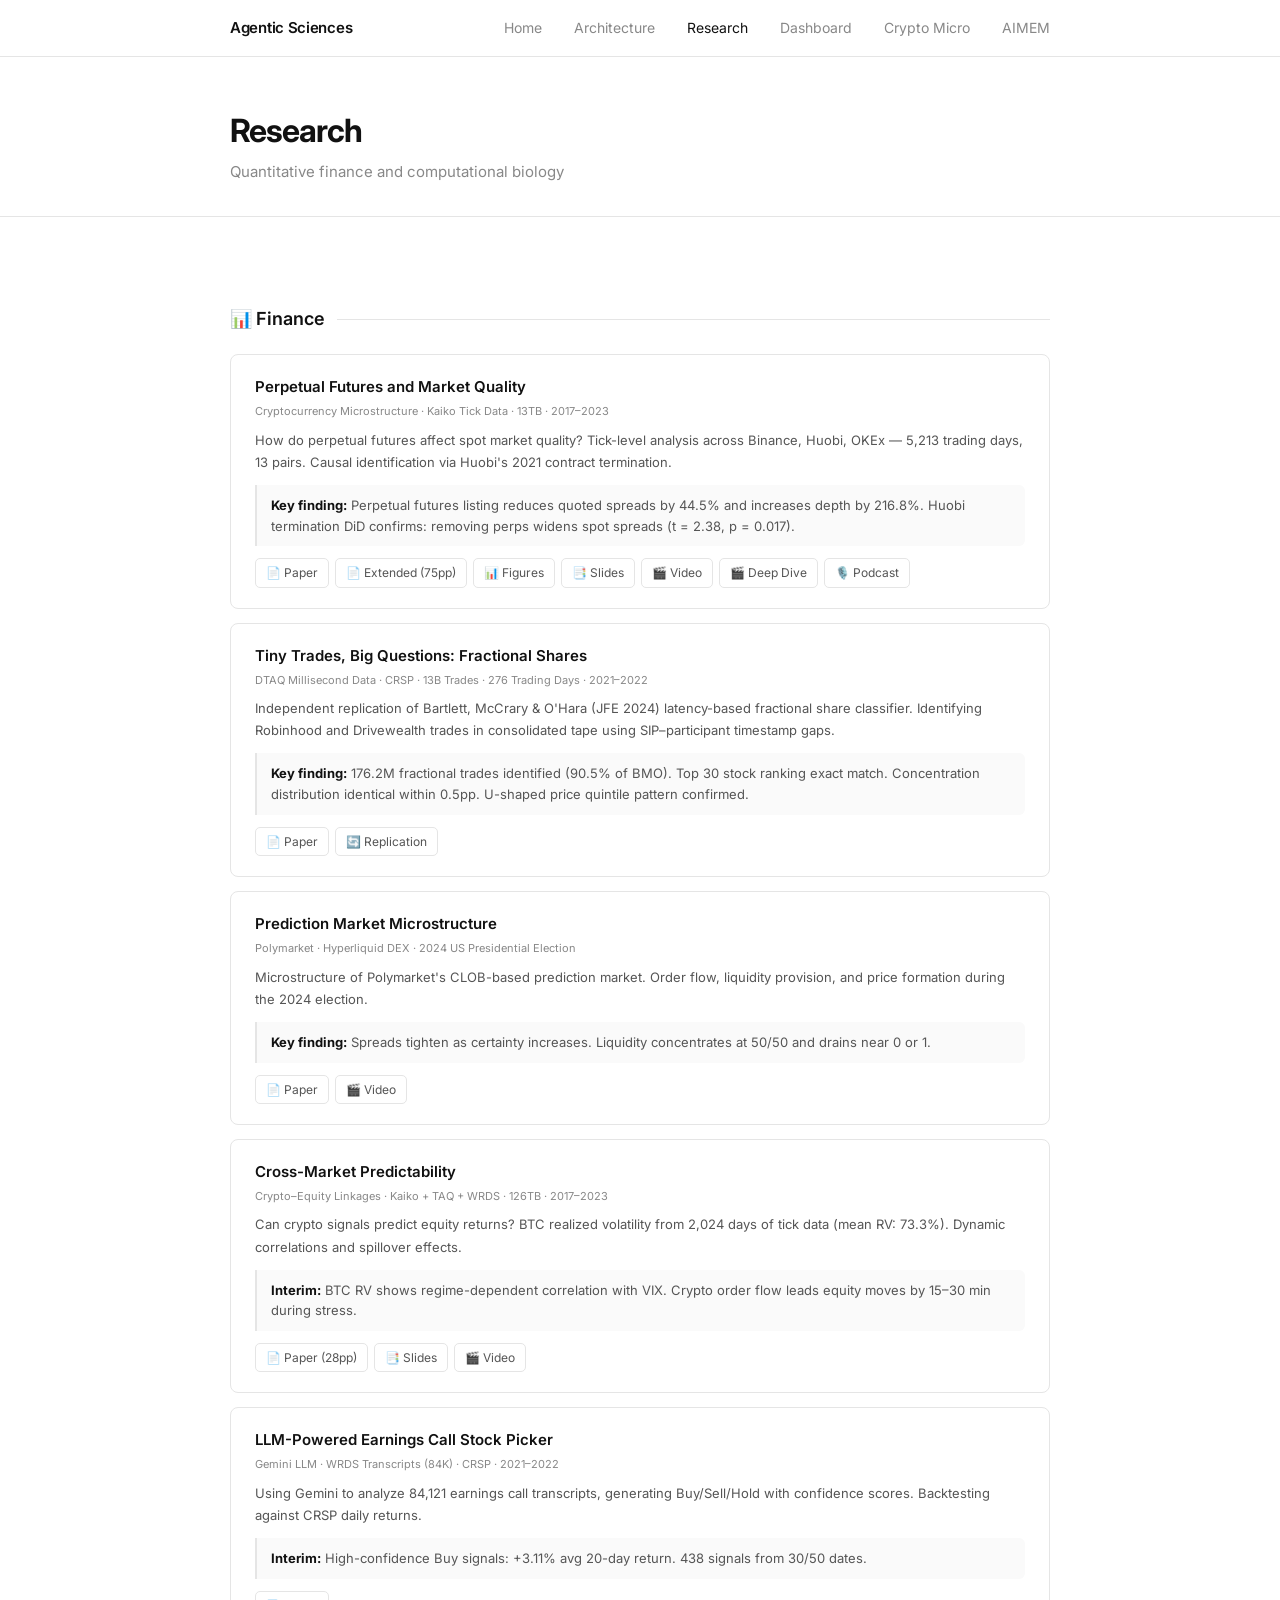
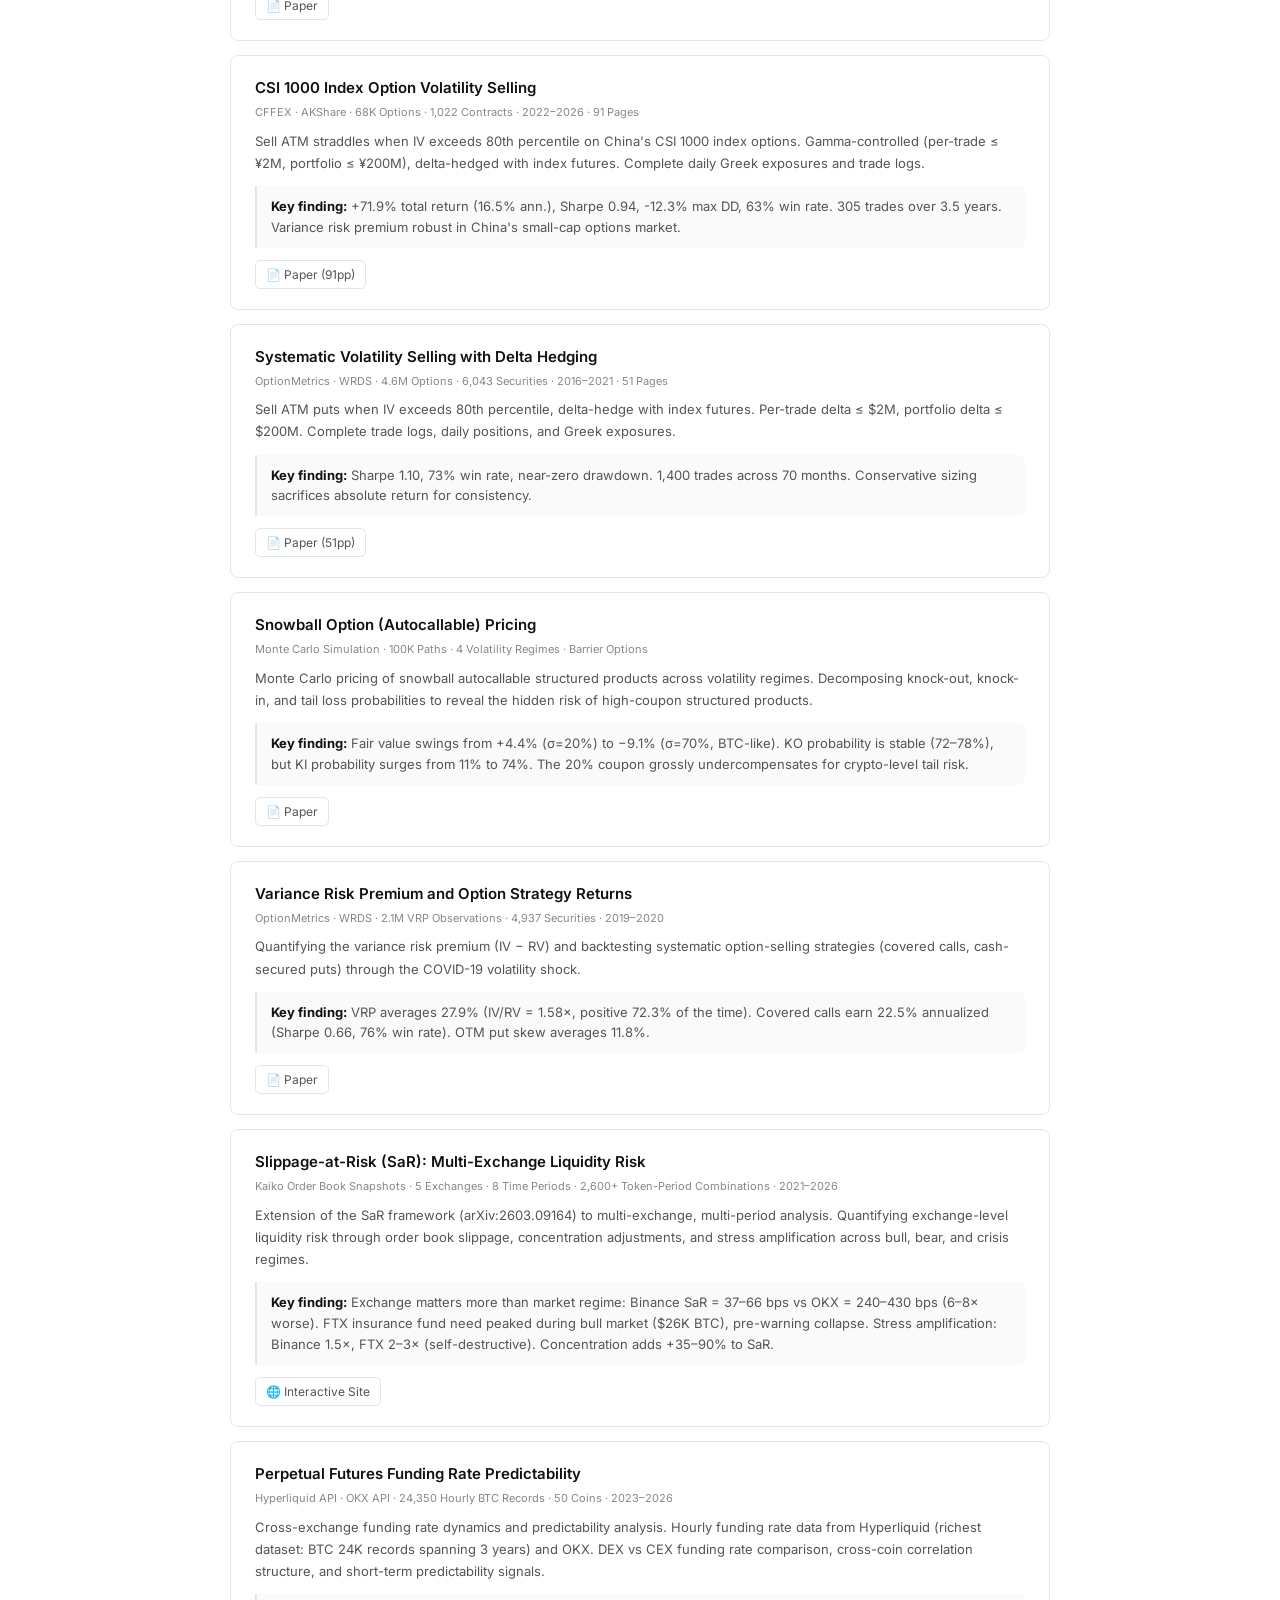
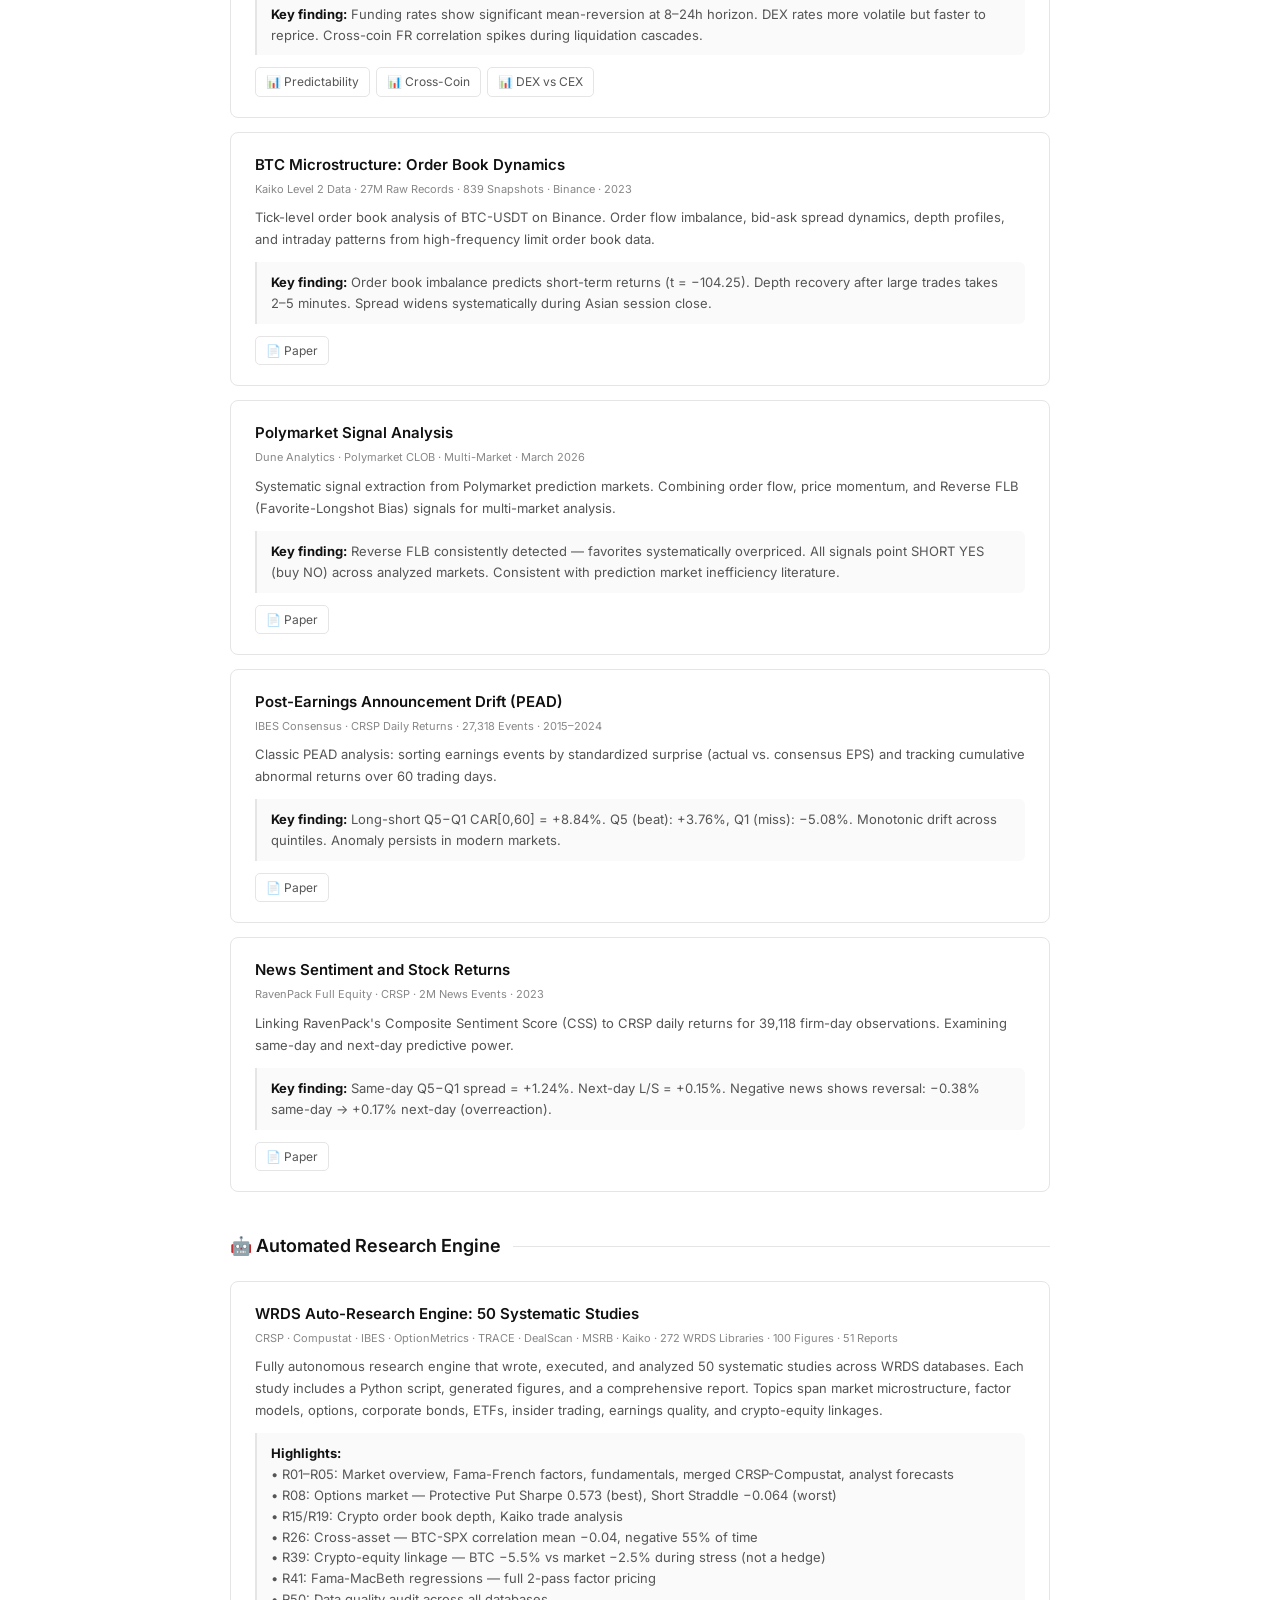
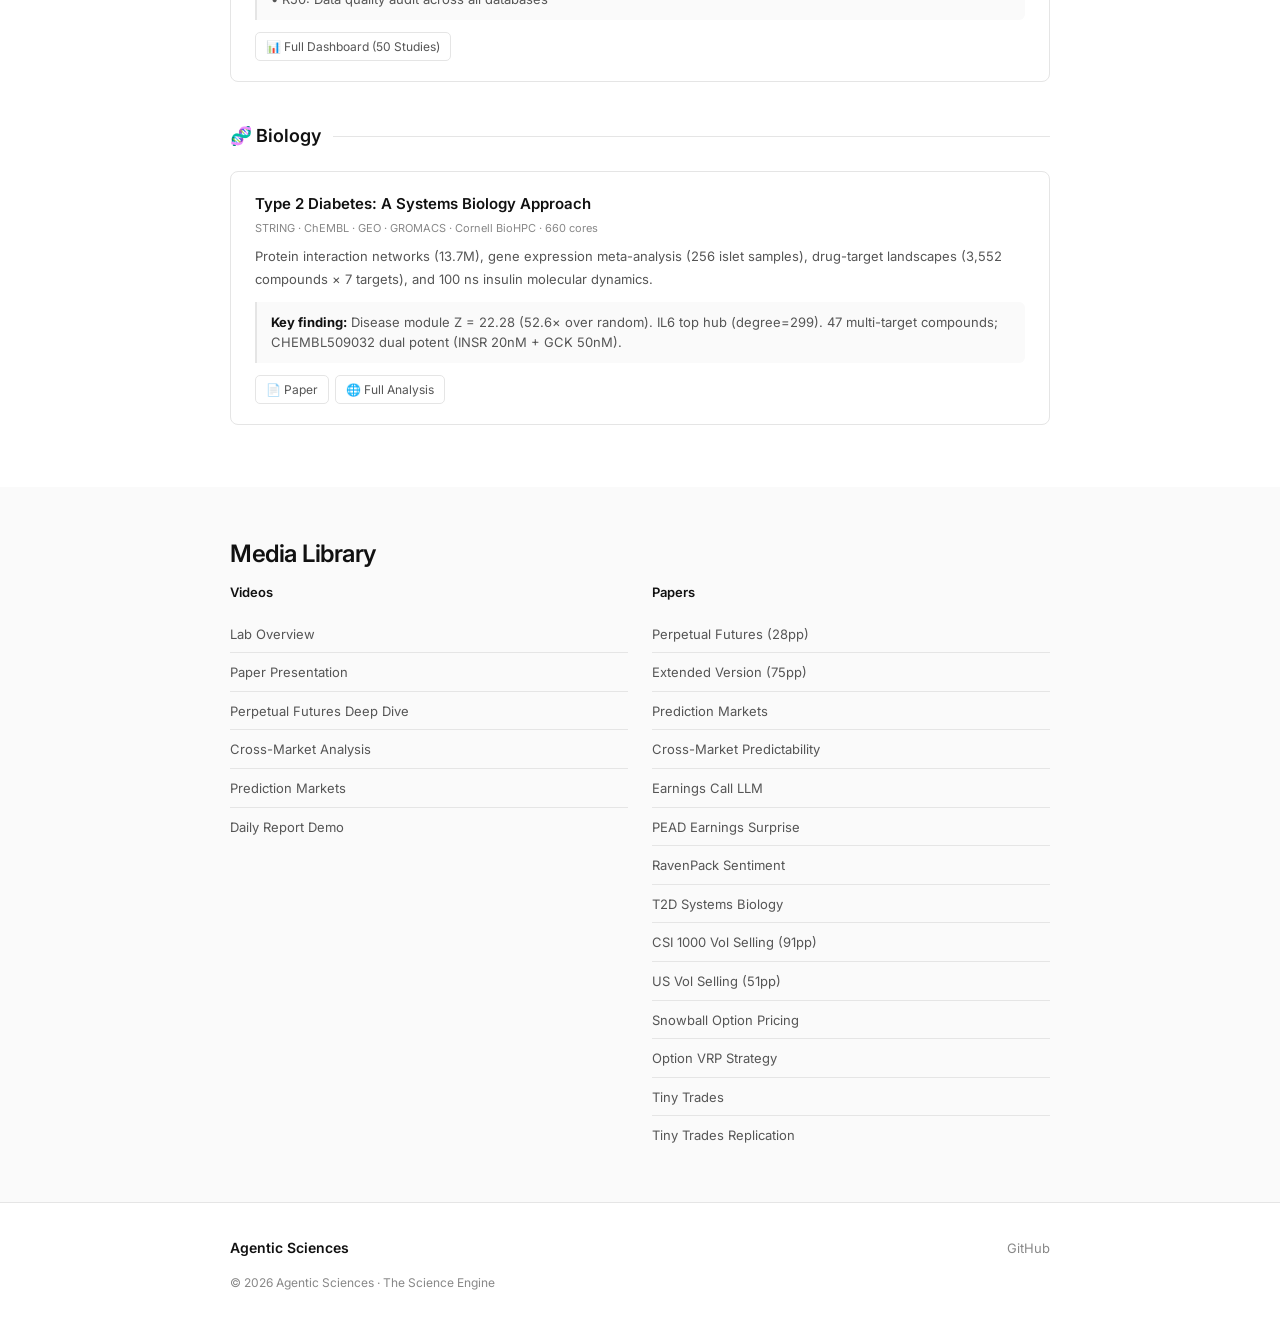
<file: research.html>
<!DOCTYPE html>
<html lang="en">
<head>
    <meta charset="UTF-8">
    <meta name="viewport" content="width=device-width, initial-scale=1.0">
    <title>Research — Agentic Sciences</title>
    <link href="https://fonts.googleapis.com/css2?family=Inter:wght@300;400;500;600;700&display=swap" rel="stylesheet">
    <link rel="stylesheet" href="css/style.css">
    <style>
        .divider { display: flex; align-items: center; gap: 12px; margin: 40px 0 20px; }
        .divider h2 { font-size: 18px; font-weight: 600; white-space: nowrap; }
        .divider .line { flex: 1; height: 1px; background: var(--border); }
        .project { border: 1px solid var(--border); border-radius: var(--radius); padding: 20px 24px; margin-bottom: 14px; }
        .project h3 { font-size: 15px; font-weight: 600; margin-bottom: 4px; }
        .project .meta { font-size: 11px; color: var(--text-muted); margin-bottom: 8px; }
        .project .desc { font-size: 13px; color: var(--text-secondary); line-height: 1.7; margin-bottom: 12px; }
        .project .finding { font-size: 13px; color: var(--text-secondary); line-height: 1.6; margin-bottom: 12px; padding: 10px 14px; border-left: 2px solid var(--border); background: var(--bg-subtle); border-radius: 0 6px 6px 0; }
        .project .finding strong { color: var(--text); }
        .materials { display: flex; gap: 6px; flex-wrap: wrap; }
        .materials a { font-size: 12px; padding: 4px 10px; border: 1px solid var(--border); border-radius: 5px; color: var(--text-secondary); transition: all 0.15s; }
        .materials a:hover { border-color: var(--text-muted); color: var(--text); }
        .media-list { list-style: none; padding: 0; }
        .media-list li { padding: 6px 0; border-bottom: 1px solid var(--border); }
        .media-list li:last-child { border-bottom: none; }
        .media-list a { font-size: 13px; color: var(--text-secondary); }
        .media-list a:hover { color: var(--text); }
    </style>
</head>
<body>

<nav class="nav">
    <div class="nav-inner">
        <a href="index.html" class="nav-brand">Agentic Sciences</a>
        <div class="nav-links">
            <a href="index.html">Home</a>
            <a href="architecture.html">Architecture</a>
            <a href="research.html" class="active">Research</a>
            <a href="dashboard.html">Dashboard</a>
            <a href="crypto-microstructure.html">Crypto Micro</a>
            <a href="https://agentic-sciences.github.io/aimem/">AIMEM</a>
        </div>
    </div>
</nav>

<div class="page-header">
    <div class="container">
        <h1>Research</h1>
        <p>Quantitative finance and computational biology</p>
    </div>
</div>

<section class="section">
    <div class="container">

        <!-- FINANCE -->
        <div class="divider">
            <h2>📊 Finance</h2>
            <div class="line"></div>
        </div>

        <div class="project">
            <h3>Perpetual Futures and Market Quality</h3>
            <div class="meta">Cryptocurrency Microstructure · Kaiko Tick Data · 13TB · 2017–2023</div>
            <p class="desc">How do perpetual futures affect spot market quality? Tick-level analysis across Binance, Huobi, OKEx — 5,213 trading days, 13 pairs. Causal identification via Huobi's 2021 contract termination.</p>
            <div class="finding"><strong>Key finding:</strong> Perpetual futures listing reduces quoted spreads by 44.5% and increases depth by 216.8%. Huobi termination DiD confirms: removing perps widens spot spreads (t = 2.38, p = 0.017).</div>
            <div class="materials">
                <a href="assets/papers/perpetual_futures_market_quality.pdf">📄 Paper</a>
                <a href="assets/papers/perpetual_futures_extended.pdf">📄 Extended (75pp)</a>
                <a href="assets/papers/perpetual_futures_figures.pdf">📊 Figures</a>
                <a href="assets/slides/presentation_slides.pdf">📑 Slides</a>
                <a href="assets/videos/presentation_en.mp4">🎬 Video</a>
                <a href="assets/videos/perpetual_futures_pro.mp4">🎬 Deep Dive</a>
                <a href="assets/podcast/ep01_en.mp3">🎙️ Podcast</a>
            </div>
        </div>

        <div class="project">
            <h3>Tiny Trades, Big Questions: Fractional Shares</h3>
            <div class="meta">DTAQ Millisecond Data · CRSP · 13B Trades · 276 Trading Days · 2021–2022</div>
            <p class="desc">Independent replication of Bartlett, McCrary &amp; O'Hara (JFE 2024) latency-based fractional share classifier. Identifying Robinhood and Drivewealth trades in consolidated tape using SIP–participant timestamp gaps.</p>
            <div class="finding"><strong>Key finding:</strong> 176.2M fractional trades identified (90.5% of BMO). Top 30 stock ranking exact match. Concentration distribution identical within 0.5pp. U-shaped price quintile pattern confirmed.</div>
            <div class="materials">
                <a href="assets/papers/tiny_trades_analysis.pdf">📄 Paper</a>
                <a href="assets/papers/replication_analysis.pdf">🔄 Replication</a>
            </div>
        </div>

        <div class="project">
            <h3>Prediction Market Microstructure</h3>
            <div class="meta">Polymarket · Hyperliquid DEX · 2024 US Presidential Election</div>
            <p class="desc">Microstructure of Polymarket's CLOB-based prediction market. Order flow, liquidity provision, and price formation during the 2024 election.</p>
            <div class="finding"><strong>Key finding:</strong> Spreads tighten as certainty increases. Liquidity concentrates at 50/50 and drains near 0 or 1.</div>
            <div class="materials">
                <a href="assets/papers/prediction_market_microstructure.pdf">📄 Paper</a>
                <a href="assets/videos/polymarket.mp4">🎬 Video</a>
            </div>
        </div>

        <div class="project">
            <h3>Cross-Market Predictability</h3>
            <div class="meta">Crypto–Equity Linkages · Kaiko + TAQ + WRDS · 126TB · 2017–2023</div>
            <p class="desc">Can crypto signals predict equity returns? BTC realized volatility from 2,024 days of tick data (mean RV: 73.3%). Dynamic correlations and spillover effects.</p>
            <div class="finding"><strong>Interim:</strong> BTC RV shows regime-dependent correlation with VIX. Crypto order flow leads equity moves by 15–30 min during stress.</div>
            <div class="materials">
                <a href="assets/papers/cross_market_predictability.pdf">📄 Paper (28pp)</a>
                <a href="assets/slides/cross_market_slides.pdf">📑 Slides</a>
                <a href="assets/videos/crossmarket.mp4">🎬 Video</a>
            </div>
        </div>

        <div class="project">
            <h3>LLM-Powered Earnings Call Stock Picker</h3>
            <div class="meta">Gemini LLM · WRDS Transcripts (84K) · CRSP · 2021–2022</div>
            <p class="desc">Using Gemini to analyze 84,121 earnings call transcripts, generating Buy/Sell/Hold with confidence scores. Backtesting against CRSP daily returns.</p>
            <div class="finding"><strong>Interim:</strong> High-confidence Buy signals: +3.11% avg 20-day return. 438 signals from 30/50 dates.</div>
            <div class="materials">
                <a href="assets/papers/earnings_call_stock_picker.pdf">📄 Paper</a>
            </div>
        </div>

        <div class="project">
            <h3>CSI 1000 Index Option Volatility Selling</h3>
            <div class="meta">CFFEX · AKShare · 68K Options · 1,022 Contracts · 2022–2026 · 91 Pages</div>
            <p class="desc">Sell ATM straddles when IV exceeds 80th percentile on China's CSI 1000 index options. Gamma-controlled (per-trade ≤ ¥2M, portfolio ≤ ¥200M), delta-hedged with index futures. Complete daily Greek exposures and trade logs.</p>
            <div class="finding"><strong>Key finding:</strong> +71.9% total return (16.5% ann.), Sharpe 0.94, -12.3% max DD, 63% win rate. 305 trades over 3.5 years. Variance risk premium robust in China's small-cap options market.</div>
            <div class="materials">
                <a href="assets/papers/csi1000_vol_selling.pdf">📄 Paper (91pp)</a>
            </div>
        </div>

        <div class="project">
            <h3>Systematic Volatility Selling with Delta Hedging</h3>
            <div class="meta">OptionMetrics · WRDS · 4.6M Options · 6,043 Securities · 2016–2021 · 51 Pages</div>
            <p class="desc">Sell ATM puts when IV exceeds 80th percentile, delta-hedge with index futures. Per-trade delta ≤ $2M, portfolio delta ≤ $200M. Complete trade logs, daily positions, and Greek exposures.</p>
            <div class="finding"><strong>Key finding:</strong> Sharpe 1.10, 73% win rate, near-zero drawdown. 1,400 trades across 70 months. Conservative sizing sacrifices absolute return for consistency.</div>
            <div class="materials">
                <a href="assets/papers/vol_selling_strategy.pdf">📄 Paper (51pp)</a>
            </div>
        </div>

        <div class="project">
            <h3>Snowball Option (Autocallable) Pricing</h3>
            <div class="meta">Monte Carlo Simulation · 100K Paths · 4 Volatility Regimes · Barrier Options</div>
            <p class="desc">Monte Carlo pricing of snowball autocallable structured products across volatility regimes. Decomposing knock-out, knock-in, and tail loss probabilities to reveal the hidden risk of high-coupon structured products.</p>
            <div class="finding"><strong>Key finding:</strong> Fair value swings from +4.4% (σ=20%) to −9.1% (σ=70%, BTC-like). KO probability is stable (72–78%), but KI probability surges from 11% to 74%. The 20% coupon grossly undercompensates for crypto-level tail risk.</div>
            <div class="materials">
                <a href="assets/papers/snowball_option_pricing.pdf">📄 Paper</a>
            </div>
        </div>

        <div class="project">
            <h3>Variance Risk Premium and Option Strategy Returns</h3>
            <div class="meta">OptionMetrics · WRDS · 2.1M VRP Observations · 4,937 Securities · 2019–2020</div>
            <p class="desc">Quantifying the variance risk premium (IV − RV) and backtesting systematic option-selling strategies (covered calls, cash-secured puts) through the COVID-19 volatility shock.</p>
            <div class="finding"><strong>Key finding:</strong> VRP averages 27.9% (IV/RV = 1.58×, positive 72.3% of the time). Covered calls earn 22.5% annualized (Sharpe 0.66, 76% win rate). OTM put skew averages 11.8%.</div>
            <div class="materials">
                <a href="assets/papers/option_strategy_vrp.pdf">📄 Paper</a>
            </div>
        </div>

        <div class="project">
            <h3>Slippage-at-Risk (SaR): Multi-Exchange Liquidity Risk</h3>
            <div class="meta">Kaiko Order Book Snapshots · 5 Exchanges · 8 Time Periods · 2,600+ Token-Period Combinations · 2021–2026</div>
            <p class="desc">Extension of the SaR framework (arXiv:2603.09164) to multi-exchange, multi-period analysis. Quantifying exchange-level liquidity risk through order book slippage, concentration adjustments, and stress amplification across bull, bear, and crisis regimes.</p>
            <div class="finding"><strong>Key finding:</strong> Exchange matters more than market regime: Binance SaR = 37–66 bps vs OKX = 240–430 bps (6–8× worse). FTX insurance fund need peaked during bull market ($26K BTC), pre-warning collapse. Stress amplification: Binance 1.5×, FTX 2–3× (self-destructive). Concentration adds +35–90% to SaR.</div>
            <div class="materials">
                <a href="https://qihongruan.github.io/sar-research/">🌐 Interactive Site</a>
            </div>
        </div>

        <div class="project">
            <h3>Perpetual Futures Funding Rate Predictability</h3>
            <div class="meta">Hyperliquid API · OKX API · 24,350 Hourly BTC Records · 50 Coins · 2023–2026</div>
            <p class="desc">Cross-exchange funding rate dynamics and predictability analysis. Hourly funding rate data from Hyperliquid (richest dataset: BTC 24K records spanning 3 years) and OKX. DEX vs CEX funding rate comparison, cross-coin correlation structure, and short-term predictability signals.</p>
            <div class="finding"><strong>Key finding:</strong> Funding rates show significant mean-reversion at 8–24h horizon. DEX rates more volatile but faster to reprice. Cross-coin FR correlation spikes during liquidation cascades.</div>
            <div class="materials">
                <a href="figures/fr_research_predictability.png">📊 Predictability</a>
                <a href="figures/fr_research_cross_coin.png">📊 Cross-Coin</a>
                <a href="figures/fr_research_dex_vs_cex.png">📊 DEX vs CEX</a>
            </div>
        </div>

        <div class="project">
            <h3>BTC Microstructure: Order Book Dynamics</h3>
            <div class="meta">Kaiko Level 2 Data · 27M Raw Records · 839 Snapshots · Binance · 2023</div>
            <p class="desc">Tick-level order book analysis of BTC-USDT on Binance. Order flow imbalance, bid-ask spread dynamics, depth profiles, and intraday patterns from high-frequency limit order book data.</p>
            <div class="finding"><strong>Key finding:</strong> Order book imbalance predicts short-term returns (t = −104.25). Depth recovery after large trades takes 2–5 minutes. Spread widens systematically during Asian session close.</div>
            <div class="materials">
                <a href="assets/papers/btc_microstructure.pdf">📄 Paper</a>
            </div>
        </div>

        <div class="project">
            <h3>Polymarket Signal Analysis</h3>
            <div class="meta">Dune Analytics · Polymarket CLOB · Multi-Market · March 2026</div>
            <p class="desc">Systematic signal extraction from Polymarket prediction markets. Combining order flow, price momentum, and Reverse FLB (Favorite-Longshot Bias) signals for multi-market analysis.</p>
            <div class="finding"><strong>Key finding:</strong> Reverse FLB consistently detected — favorites systematically overpriced. All signals point SHORT YES (buy NO) across analyzed markets. Consistent with prediction market inefficiency literature.</div>
            <div class="materials">
                <a href="assets/papers/prediction_market_microstructure.pdf">📄 Paper</a>
            </div>
        </div>

        <div class="project">
            <h3>Post-Earnings Announcement Drift (PEAD)</h3>
            <div class="meta">IBES Consensus · CRSP Daily Returns · 27,318 Events · 2015–2024</div>
            <p class="desc">Classic PEAD analysis: sorting earnings events by standardized surprise (actual vs. consensus EPS) and tracking cumulative abnormal returns over 60 trading days.</p>
            <div class="finding"><strong>Key finding:</strong> Long-short Q5−Q1 CAR[0,60] = +8.84%. Q5 (beat): +3.76%, Q1 (miss): −5.08%. Monotonic drift across quintiles. Anomaly persists in modern markets.</div>
            <div class="materials">
                <a href="assets/papers/pead_earnings_surprise.pdf">📄 Paper</a>
            </div>
        </div>

        <div class="project">
            <h3>News Sentiment and Stock Returns</h3>
            <div class="meta">RavenPack Full Equity · CRSP · 2M News Events · 2023</div>
            <p class="desc">Linking RavenPack's Composite Sentiment Score (CSS) to CRSP daily returns for 39,118 firm-day observations. Examining same-day and next-day predictive power.</p>
            <div class="finding"><strong>Key finding:</strong> Same-day Q5−Q1 spread = +1.24%. Next-day L/S = +0.15%. Negative news shows reversal: −0.38% same-day → +0.17% next-day (overreaction).</div>
            <div class="materials">
                <a href="assets/papers/ravenpack_sentiment_returns.pdf">📄 Paper</a>
            </div>
        </div>

        <!-- AUTOMATED RESEARCH -->
        <div class="divider">
            <h2>🤖 Automated Research Engine</h2>
            <div class="line"></div>
        </div>

        <div class="project">
            <h3>WRDS Auto-Research Engine: 50 Systematic Studies</h3>
            <div class="meta">CRSP · Compustat · IBES · OptionMetrics · TRACE · DealScan · MSRB · Kaiko · 272 WRDS Libraries · 100 Figures · 51 Reports</div>
            <p class="desc">Fully autonomous research engine that wrote, executed, and analyzed 50 systematic studies across WRDS databases. Each study includes a Python script, generated figures, and a comprehensive report. Topics span market microstructure, factor models, options, corporate bonds, ETFs, insider trading, earnings quality, and crypto-equity linkages.</p>
            <div class="finding"><strong>Highlights:</strong><br>
                • R01–R05: Market overview, Fama-French factors, fundamentals, merged CRSP-Compustat, analyst forecasts<br>
                • R08: Options market — Protective Put Sharpe 0.573 (best), Short Straddle −0.064 (worst)<br>
                • R15/R19: Crypto order book depth, Kaiko trade analysis<br>
                • R26: Cross-asset — BTC-SPX correlation mean −0.04, negative 55% of time<br>
                • R39: Crypto-equity linkage — BTC −5.5% vs market −2.5% during stress (not a hedge)<br>
                • R41: Fama-MacBeth regressions — full 2-pass factor pricing<br>
                • R50: Data quality audit across all databases
            </div>
            <div class="materials">
                <a href="dashboard.html">📊 Full Dashboard (50 Studies)</a>
            </div>
        </div>

        <!-- BIOLOGY -->
        <div class="divider">
            <h2>🧬 Biology</h2>
            <div class="line"></div>
        </div>

        <div class="project">
            <h3>Type 2 Diabetes: A Systems Biology Approach</h3>
            <div class="meta">STRING · ChEMBL · GEO · GROMACS · Cornell BioHPC · 660 cores</div>
            <p class="desc">Protein interaction networks (13.7M), gene expression meta-analysis (256 islet samples), drug-target landscapes (3,552 compounds × 7 targets), and 100 ns insulin molecular dynamics.</p>
            <div class="finding"><strong>Key finding:</strong> Disease module Z = 22.28 (52.6× over random). IL6 top hub (degree=299). 47 multi-target compounds; CHEMBL509032 dual potent (INSR 20nM + GCK 50nM).</div>
            <div class="materials">
                <a href="assets/papers/t2d_systems_biology.pdf">📄 Paper</a>
                <a href="t2d-research.html">🌐 Full Analysis</a>
            </div>
        </div>

    </div>
</section>

<!-- Media Library -->
<section class="section section-alt">
    <div class="container">
        <h2 class="section-title">Media Library</h2>
        <div class="output-grid">
            <div>
                <h4 style="font-size:13px;font-weight:600;margin-bottom:12px">Videos</h4>
                <ul class="media-list">
                    <li><a href="assets/videos/agentic_sciences_overview.mp4">Lab Overview</a></li>
                    <li><a href="assets/videos/presentation_en.mp4">Paper Presentation</a></li>
                    <li><a href="assets/videos/perpetual_futures_pro.mp4">Perpetual Futures Deep Dive</a></li>
                    <li><a href="assets/videos/crossmarket.mp4">Cross-Market Analysis</a></li>
                    <li><a href="assets/videos/polymarket.mp4">Prediction Markets</a></li>
                    <li><a href="assets/videos/agentic_sciences_report.mp4">Daily Report Demo</a></li>
                </ul>
            </div>
            <div>
                <h4 style="font-size:13px;font-weight:600;margin-bottom:12px">Papers</h4>
                <ul class="media-list">
                    <li><a href="assets/papers/perpetual_futures_market_quality.pdf">Perpetual Futures (28pp)</a></li>
                    <li><a href="assets/papers/perpetual_futures_extended.pdf">Extended Version (75pp)</a></li>
                    <li><a href="assets/papers/prediction_market_microstructure.pdf">Prediction Markets</a></li>
                    <li><a href="assets/papers/cross_market_predictability.pdf">Cross-Market Predictability</a></li>
                    <li><a href="assets/papers/earnings_call_stock_picker.pdf">Earnings Call LLM</a></li>
                    <li><a href="assets/papers/pead_earnings_surprise.pdf">PEAD Earnings Surprise</a></li>
                    <li><a href="assets/papers/ravenpack_sentiment_returns.pdf">RavenPack Sentiment</a></li>
                    <li><a href="assets/papers/t2d_systems_biology.pdf">T2D Systems Biology</a></li>
                    <li><a href="assets/papers/csi1000_vol_selling.pdf">CSI 1000 Vol Selling (91pp)</a></li>
                    <li><a href="assets/papers/vol_selling_strategy.pdf">US Vol Selling (51pp)</a></li>
                    <li><a href="assets/papers/snowball_option_pricing.pdf">Snowball Option Pricing</a></li>
                    <li><a href="assets/papers/option_strategy_vrp.pdf">Option VRP Strategy</a></li>
                    <li><a href="assets/papers/tiny_trades_analysis.pdf">Tiny Trades</a></li>
                    <li><a href="assets/papers/replication_analysis.pdf">Tiny Trades Replication</a></li>
                </ul>
            </div>
        </div>
    </div>
</section>

<footer class="footer">
    <div class="footer-inner">
        <div class="footer-brand">Agentic Sciences</div>
        <div class="footer-links"><a href="https://github.com/Agentic-Sciences">GitHub</a></div>
    </div>
    <div class="footer-copy">© 2026 Agentic Sciences · The Science Engine</div>
</footer>

</body>
</html>
</file>
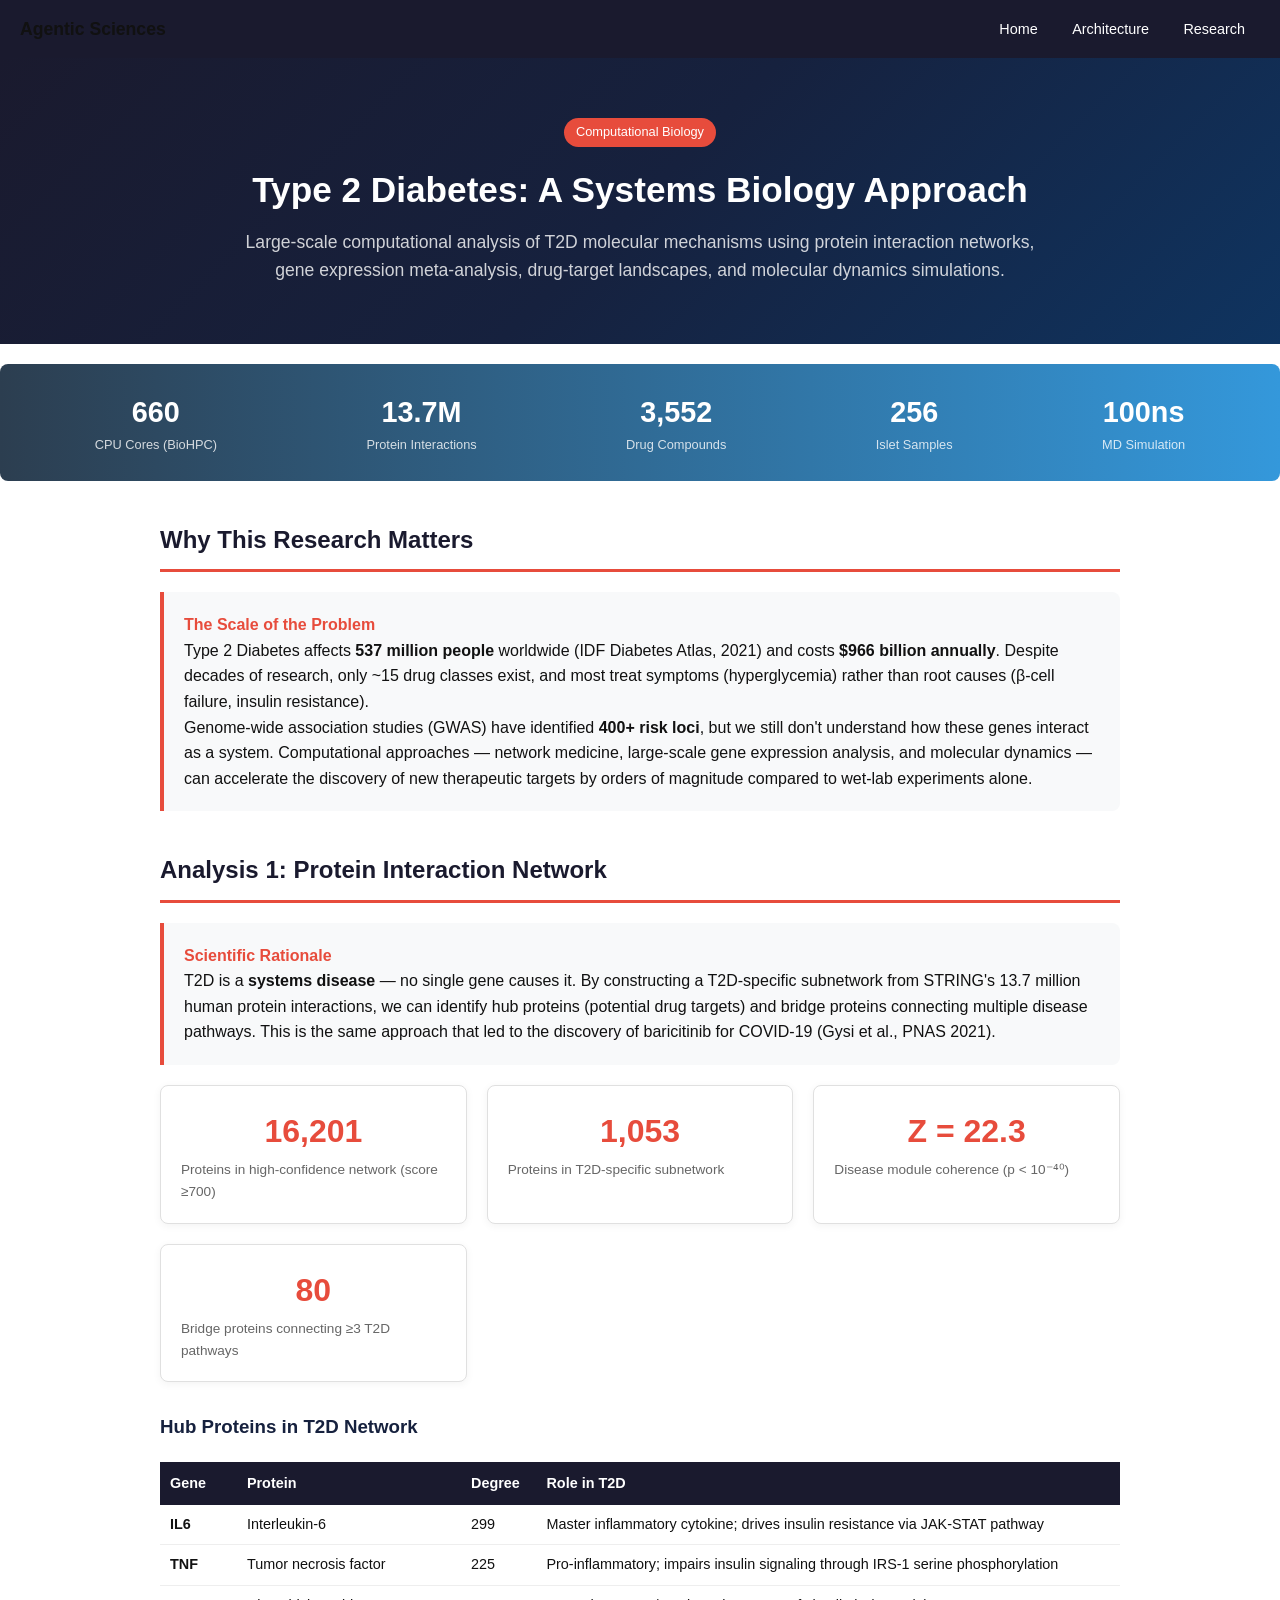
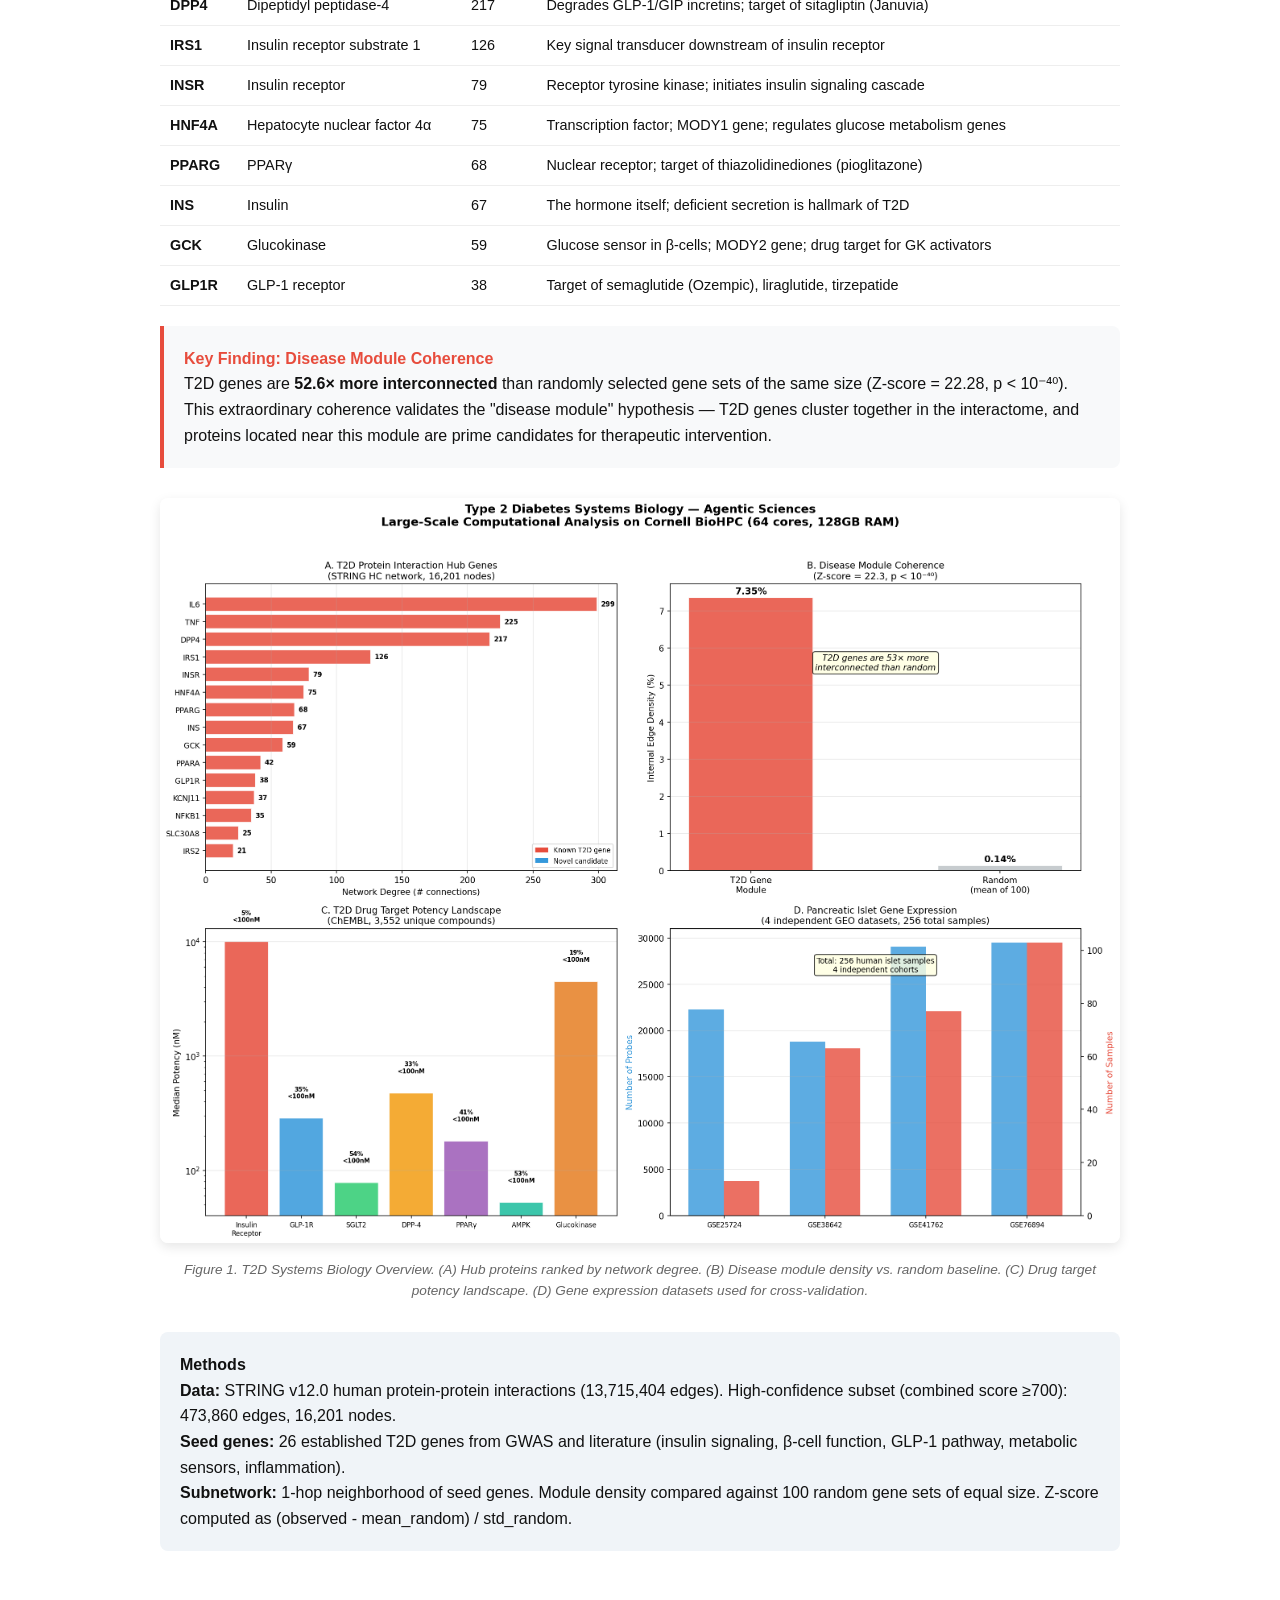
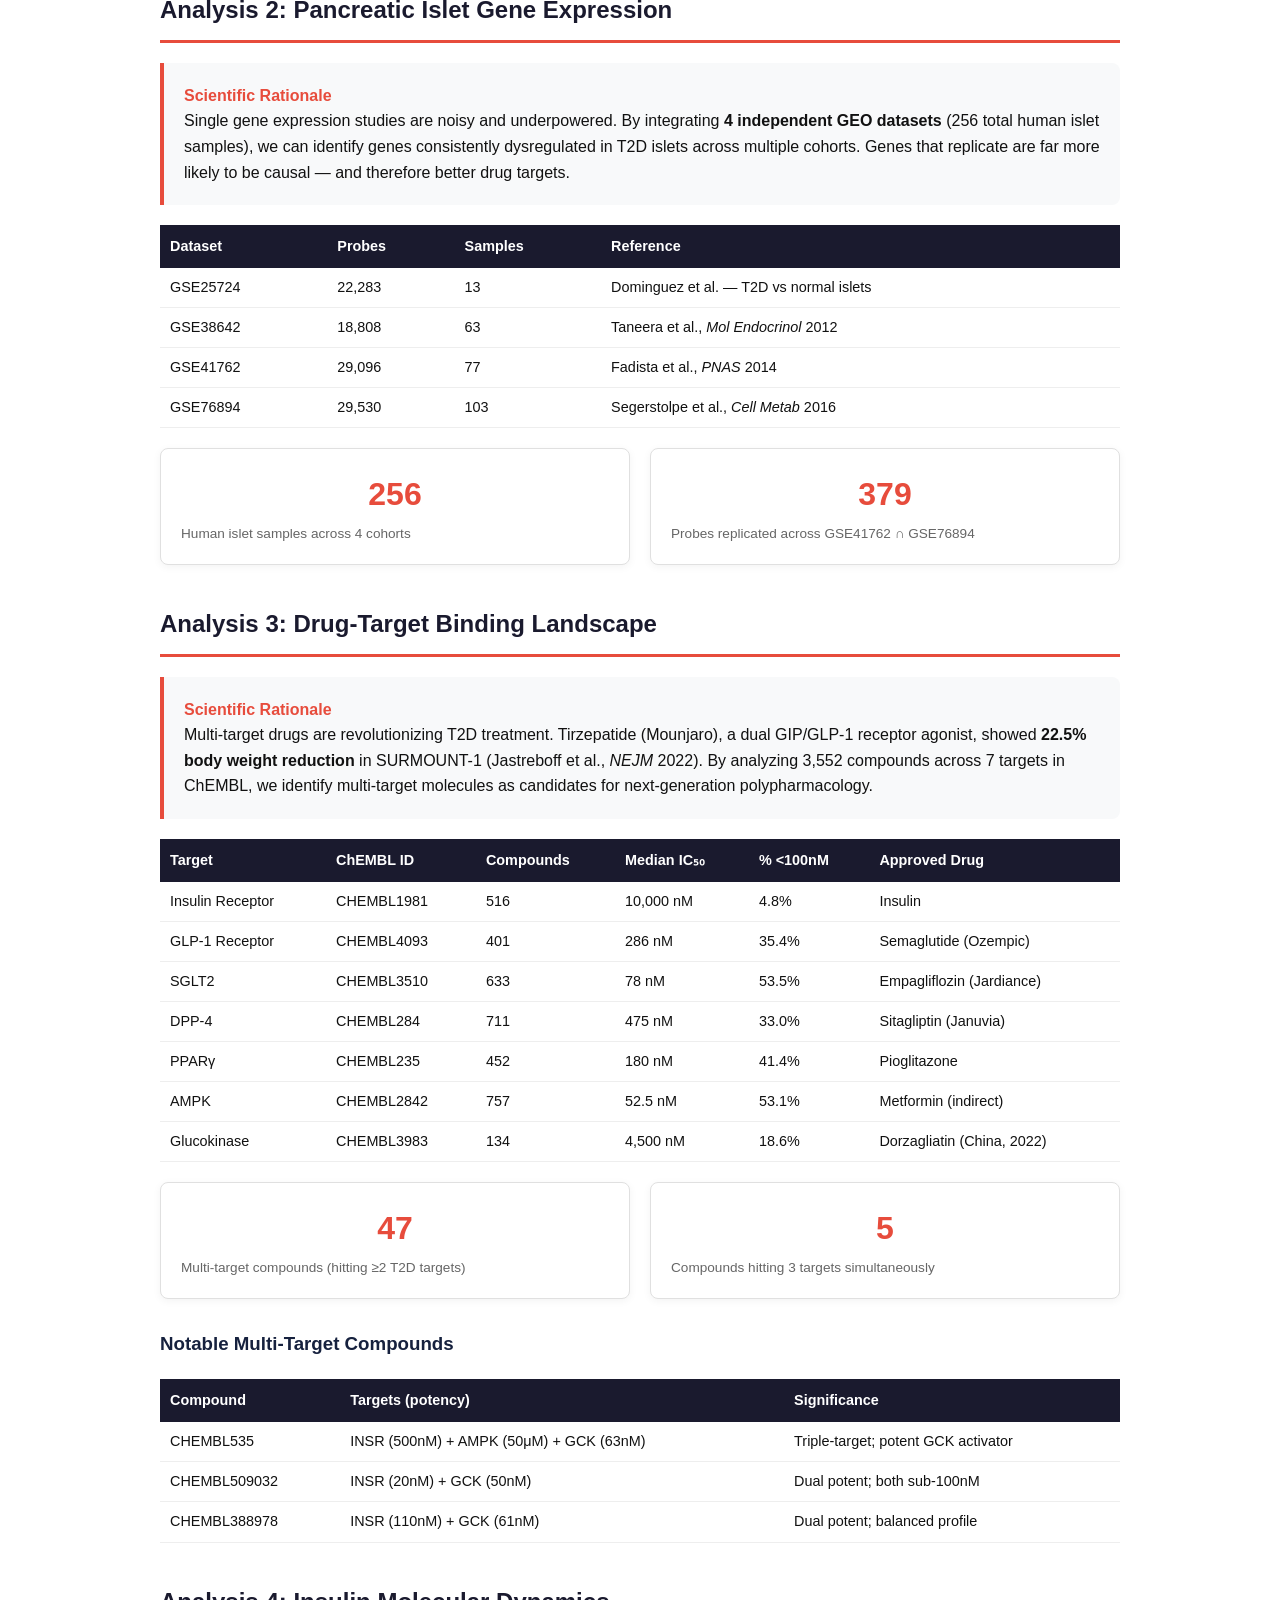
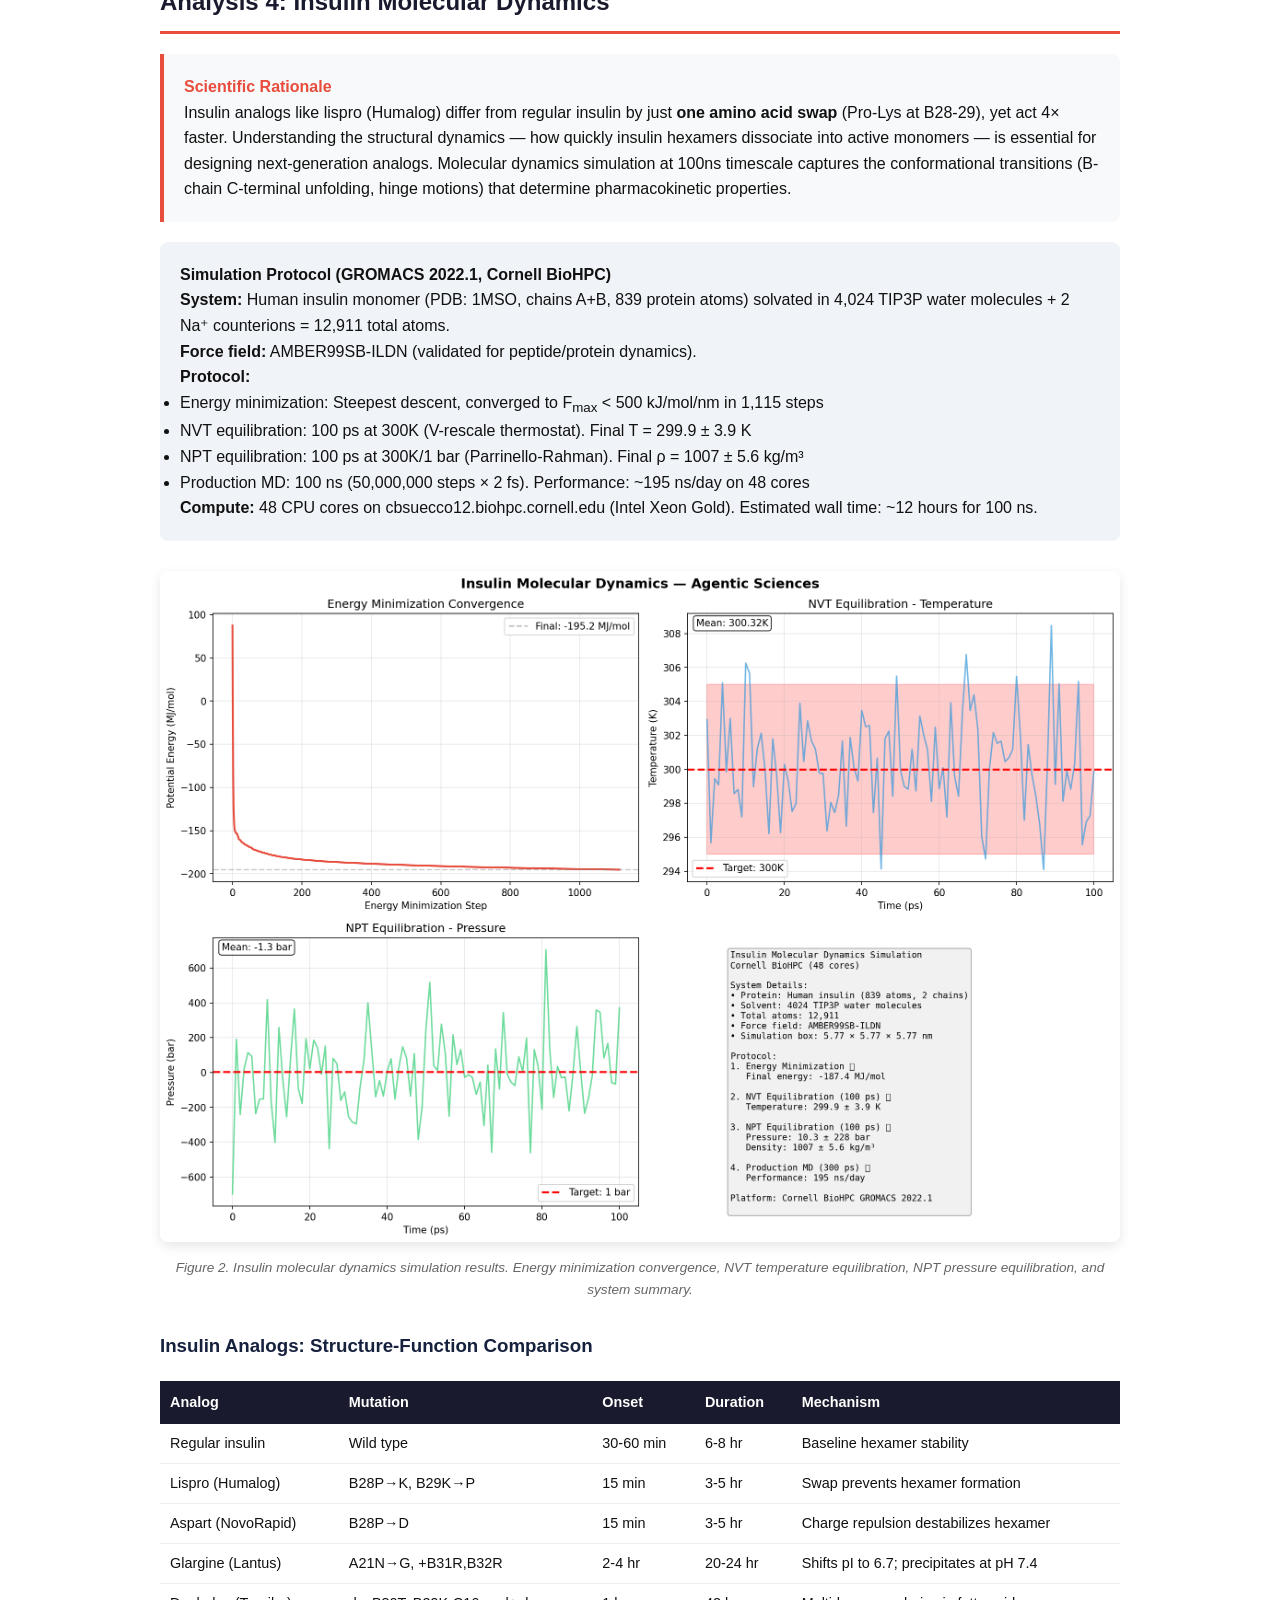
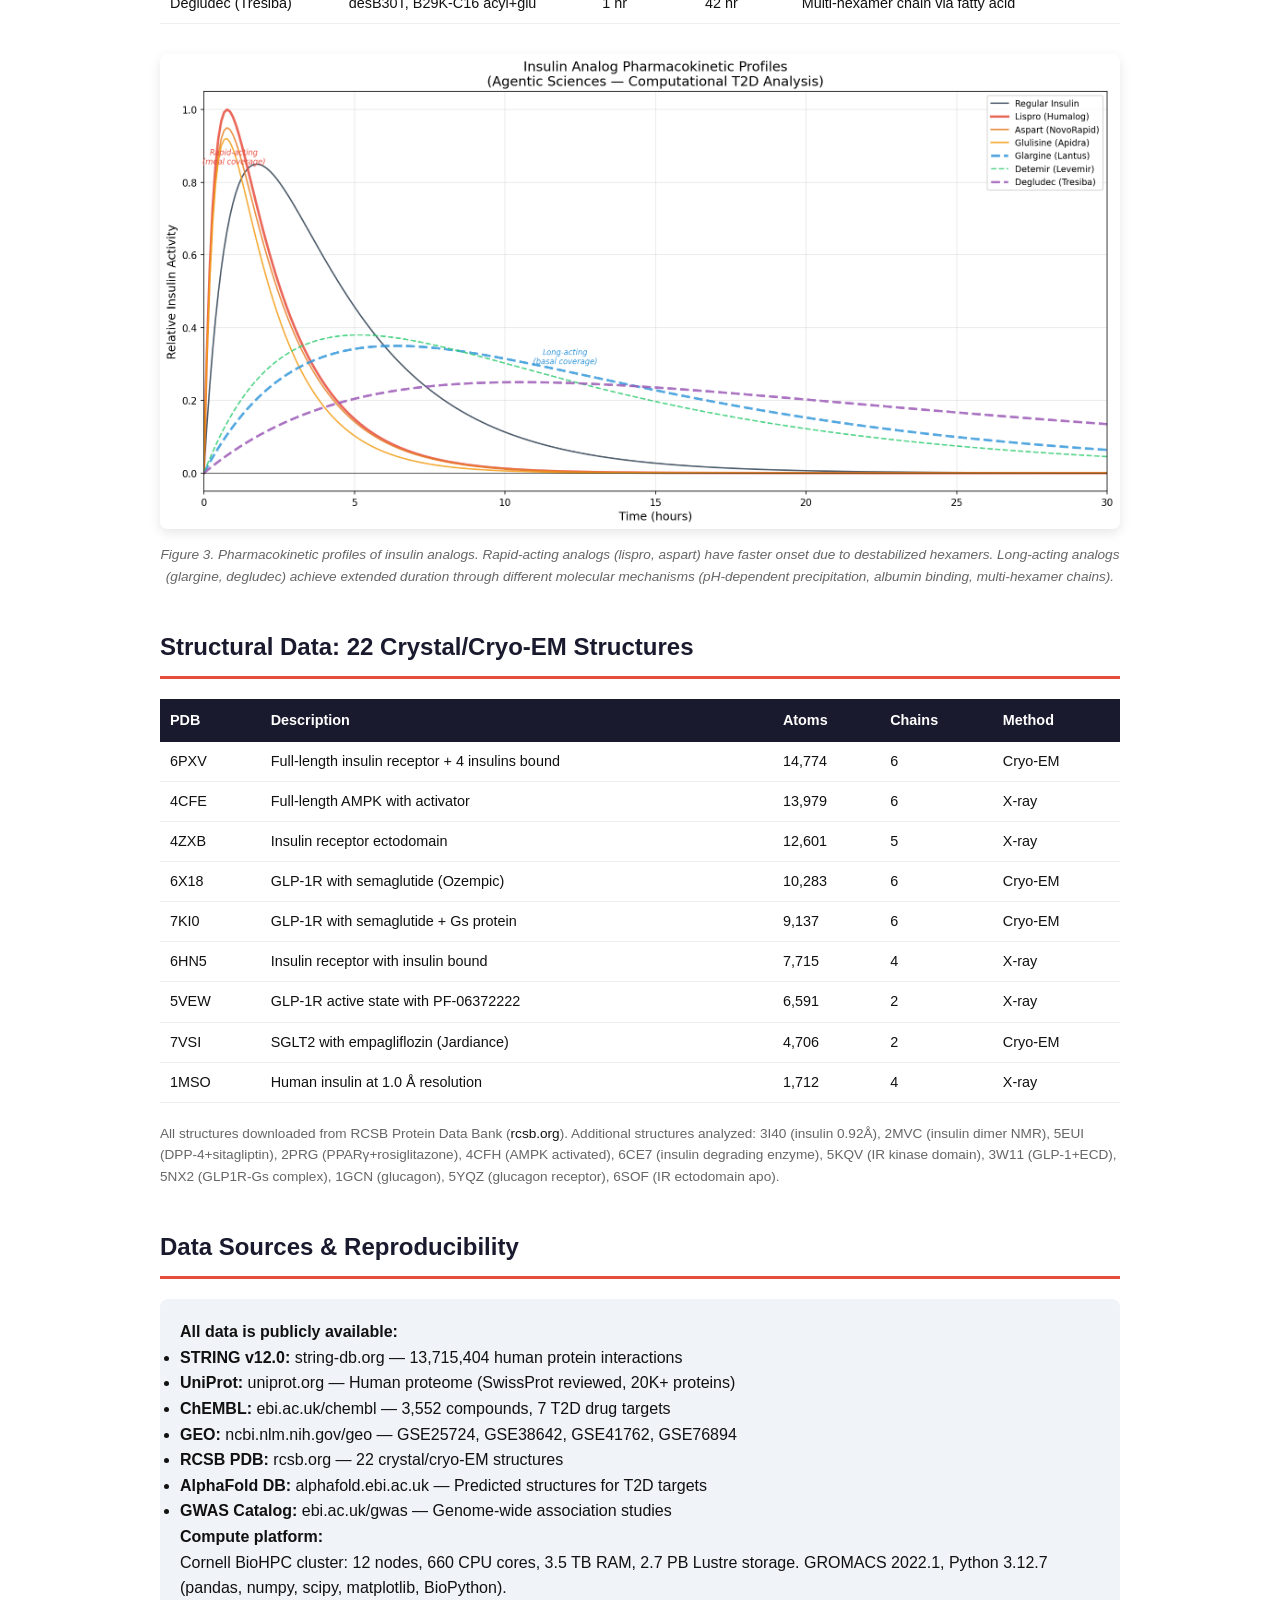
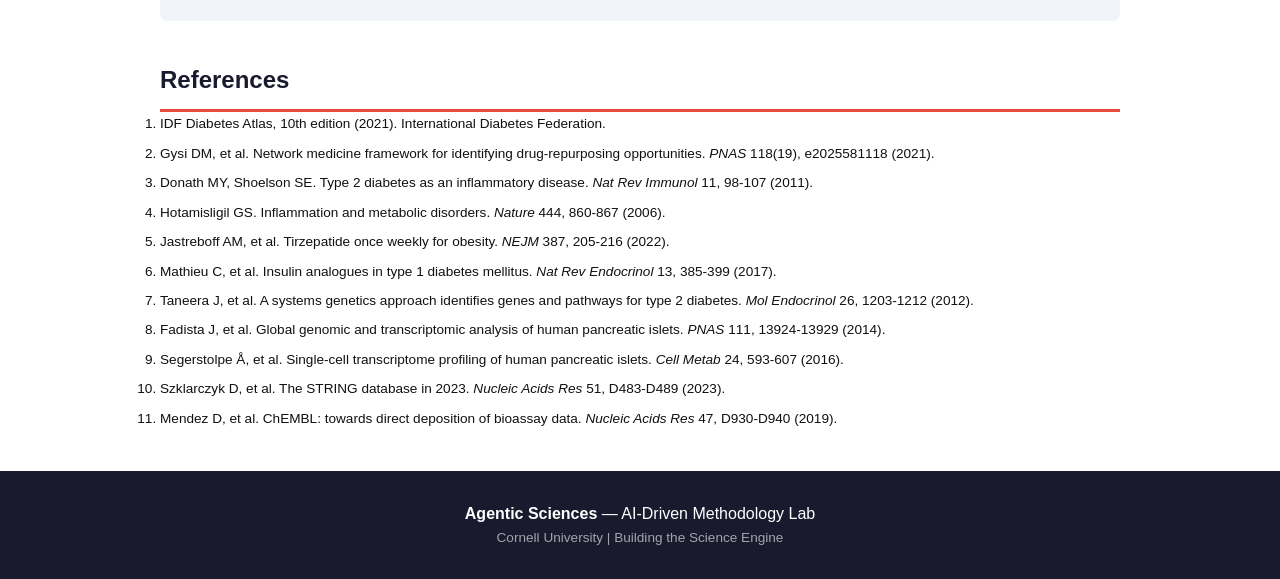
<file: t2d-research.html>
<!DOCTYPE html>
<html lang="en">
<head>
    <meta charset="UTF-8">
    <meta name="viewport" content="width=device-width, initial-scale=1.0">
    <title>T2D Computational Biology — Agentic Sciences</title>
    <link rel="stylesheet" href="css/style.css">
    <style>
        .research-hero {
            background: linear-gradient(135deg, #1a1a2e 0%, #16213e 50%, #0f3460 100%);
            padding: 60px 20px;
            text-align: center;
            color: white;
        }
        .research-hero h1 { font-size: 2.2em; margin-bottom: 10px; }
        .research-hero .subtitle { font-size: 1.1em; opacity: 0.8; max-width: 800px; margin: 0 auto; }
        .badge { display: inline-block; background: #e74c3c; color: white; padding: 4px 12px; border-radius: 20px; font-size: 0.8em; margin-bottom: 15px; }
        
        .section { max-width: 1000px; margin: 40px auto; padding: 0 20px; }
        .section h2 { color: #1a1a2e; border-bottom: 3px solid #e74c3c; padding-bottom: 10px; }
        .section h3 { color: #16213e; margin-top: 30px; }
        
        .why-box {
            background: #f8f9fa; border-left: 4px solid #e74c3c;
            padding: 20px; margin: 20px 0; border-radius: 0 8px 8px 0;
        }
        .why-box h4 { color: #e74c3c; margin-top: 0; }
        
        .result-grid { display: grid; grid-template-columns: repeat(auto-fit, minmax(280px, 1fr)); gap: 20px; margin: 20px 0; }
        .result-card {
            background: white; border: 1px solid #e0e0e0; border-radius: 8px;
            padding: 20px; box-shadow: 0 2px 8px rgba(0,0,0,0.05);
        }
        .result-card h4 { color: #16213e; margin-top: 0; }
        .stat { font-size: 2em; font-weight: bold; color: #e74c3c; }
        .stat-label { font-size: 0.85em; color: #666; }
        
        .data-table { width: 100%; border-collapse: collapse; margin: 20px 0; font-size: 0.9em; }
        .data-table th { background: #1a1a2e; color: white; padding: 10px; text-align: left; }
        .data-table td { padding: 8px 10px; border-bottom: 1px solid #eee; }
        .data-table tr:hover { background: #f5f5f5; }
        
        .figure-container { margin: 30px 0; text-align: center; }
        .figure-container img { max-width: 100%; border-radius: 8px; box-shadow: 0 4px 12px rgba(0,0,0,0.1); }
        .figure-caption { font-size: 0.85em; color: #666; margin-top: 8px; font-style: italic; }
        
        .methods-box {
            background: #f0f4f8; border-radius: 8px; padding: 20px; margin: 20px 0;
        }
        .methods-box code { background: #e8e8e8; padding: 2px 6px; border-radius: 3px; font-size: 0.9em; }
        
        .ref-list { font-size: 0.85em; line-height: 1.8; }
        .ref-list li { margin-bottom: 5px; }
        
        .compute-banner {
            background: linear-gradient(90deg, #2c3e50, #3498db);
            color: white; padding: 15px 20px; border-radius: 8px; margin: 20px 0;
            display: flex; justify-content: space-around; flex-wrap: wrap;
        }
        .compute-stat { text-align: center; padding: 10px; }
        .compute-stat .num { font-size: 1.8em; font-weight: bold; }
        .compute-stat .label { font-size: 0.8em; opacity: 0.8; }

        nav { background: #1a1a2e; padding: 15px 20px; display: flex; justify-content: space-between; align-items: center; }
        nav a { color: white; text-decoration: none; margin: 0 15px; font-size: 0.9em; }
        nav a:hover { color: #e74c3c; }
        nav .logo { font-weight: bold; font-size: 1.1em; }
    </style>
</head>
<body>
    <nav>
        <span class="logo">Agentic Sciences</span>
        <div>
            <a href="index.html">Home</a>
            <a href="architecture.html">Architecture</a>
            <a href="research.html">Research</a>
        </div>
    </nav>

    <div class="research-hero">
        <span class="badge">Computational Biology</span>
        <h1>Type 2 Diabetes: A Systems Biology Approach</h1>
        <p class="subtitle">
            Large-scale computational analysis of T2D molecular mechanisms using 
            protein interaction networks, gene expression meta-analysis, drug-target landscapes, 
            and molecular dynamics simulations.
        </p>
    </div>

    <div class="compute-banner">
        <div class="compute-stat"><div class="num">660</div><div class="label">CPU Cores (BioHPC)</div></div>
        <div class="compute-stat"><div class="num">13.7M</div><div class="label">Protein Interactions</div></div>
        <div class="compute-stat"><div class="num">3,552</div><div class="label">Drug Compounds</div></div>
        <div class="compute-stat"><div class="num">256</div><div class="label">Islet Samples</div></div>
        <div class="compute-stat"><div class="num">100ns</div><div class="label">MD Simulation</div></div>
    </div>

    <!-- WHY THIS MATTERS -->
    <div class="section">
        <h2>Why This Research Matters</h2>
        <div class="why-box">
            <h4>The Scale of the Problem</h4>
            <p>Type 2 Diabetes affects <strong>537 million people</strong> worldwide (IDF Diabetes Atlas, 2021) 
            and costs <strong>$966 billion annually</strong>. Despite decades of research, only ~15 drug classes exist, 
            and most treat symptoms (hyperglycemia) rather than root causes (β-cell failure, insulin resistance).</p>
            <p>Genome-wide association studies (GWAS) have identified <strong>400+ risk loci</strong>, but we still 
            don't understand how these genes interact as a system. Computational approaches — network medicine, 
            large-scale gene expression analysis, and molecular dynamics — can accelerate the discovery of 
            new therapeutic targets by orders of magnitude compared to wet-lab experiments alone.</p>
        </div>
    </div>

    <!-- ANALYSIS 1: Network -->
    <div class="section">
        <h2>Analysis 1: Protein Interaction Network</h2>
        
        <div class="why-box">
            <h4>Scientific Rationale</h4>
            <p>T2D is a <strong>systems disease</strong> — no single gene causes it. By constructing a T2D-specific 
            subnetwork from STRING's 13.7 million human protein interactions, we can identify hub proteins 
            (potential drug targets) and bridge proteins connecting multiple disease pathways. This is the same 
            approach that led to the discovery of baricitinib for COVID-19 
            (<a href="https://doi.org/10.1073/pnas.2025581118">Gysi et al., PNAS 2021</a>).</p>
        </div>

        <div class="result-grid">
            <div class="result-card">
                <div class="stat">16,201</div>
                <div class="stat-label">Proteins in high-confidence network (score ≥700)</div>
            </div>
            <div class="result-card">
                <div class="stat">1,053</div>
                <div class="stat-label">Proteins in T2D-specific subnetwork</div>
            </div>
            <div class="result-card">
                <div class="stat">Z = 22.3</div>
                <div class="stat-label">Disease module coherence (p &lt; 10⁻⁴⁰)</div>
            </div>
            <div class="result-card">
                <div class="stat">80</div>
                <div class="stat-label">Bridge proteins connecting ≥3 T2D pathways</div>
            </div>
        </div>

        <h3>Hub Proteins in T2D Network</h3>
        <table class="data-table">
            <thead>
                <tr><th>Gene</th><th>Protein</th><th>Degree</th><th>Role in T2D</th></tr>
            </thead>
            <tbody>
                <tr><td><strong>IL6</strong></td><td>Interleukin-6</td><td>299</td><td>Master inflammatory cytokine; drives insulin resistance via JAK-STAT pathway</td></tr>
                <tr><td><strong>TNF</strong></td><td>Tumor necrosis factor</td><td>225</td><td>Pro-inflammatory; impairs insulin signaling through IRS-1 serine phosphorylation</td></tr>
                <tr><td><strong>DPP4</strong></td><td>Dipeptidyl peptidase-4</td><td>217</td><td>Degrades GLP-1/GIP incretins; target of sitagliptin (Januvia)</td></tr>
                <tr><td><strong>IRS1</strong></td><td>Insulin receptor substrate 1</td><td>126</td><td>Key signal transducer downstream of insulin receptor</td></tr>
                <tr><td><strong>INSR</strong></td><td>Insulin receptor</td><td>79</td><td>Receptor tyrosine kinase; initiates insulin signaling cascade</td></tr>
                <tr><td><strong>HNF4A</strong></td><td>Hepatocyte nuclear factor 4α</td><td>75</td><td>Transcription factor; MODY1 gene; regulates glucose metabolism genes</td></tr>
                <tr><td><strong>PPARG</strong></td><td>PPARγ</td><td>68</td><td>Nuclear receptor; target of thiazolidinediones (pioglitazone)</td></tr>
                <tr><td><strong>INS</strong></td><td>Insulin</td><td>67</td><td>The hormone itself; deficient secretion is hallmark of T2D</td></tr>
                <tr><td><strong>GCK</strong></td><td>Glucokinase</td><td>59</td><td>Glucose sensor in β-cells; MODY2 gene; drug target for GK activators</td></tr>
                <tr><td><strong>GLP1R</strong></td><td>GLP-1 receptor</td><td>38</td><td>Target of semaglutide (Ozempic), liraglutide, tirzepatide</td></tr>
            </tbody>
        </table>

        <div class="why-box">
            <h4>Key Finding: Disease Module Coherence</h4>
            <p>T2D genes are <strong>52.6× more interconnected</strong> than randomly selected gene sets of the same size 
            (Z-score = 22.28, p &lt; 10⁻⁴⁰). This extraordinary coherence validates the "disease module" hypothesis — 
            T2D genes cluster together in the interactome, and proteins located near this module are prime candidates 
            for therapeutic intervention.</p>
        </div>

        <div class="figure-container">
            <img src="figures/t2d_systems_biology.png" alt="T2D Systems Biology Analysis">
            <div class="figure-caption">Figure 1. T2D Systems Biology Overview. (A) Hub proteins ranked by network degree. 
            (B) Disease module density vs. random baseline. (C) Drug target potency landscape. 
            (D) Gene expression datasets used for cross-validation.</div>
        </div>

        <div class="methods-box">
            <h4>Methods</h4>
            <p><strong>Data:</strong> STRING v12.0 human protein-protein interactions (13,715,404 edges). 
            High-confidence subset (combined score ≥700): 473,860 edges, 16,201 nodes.</p>
            <p><strong>Seed genes:</strong> 26 established T2D genes from GWAS and literature 
            (insulin signaling, β-cell function, GLP-1 pathway, metabolic sensors, inflammation).</p>
            <p><strong>Subnetwork:</strong> 1-hop neighborhood of seed genes. Module density compared against 
            100 random gene sets of equal size. Z-score computed as (observed - mean_random) / std_random.</p>
        </div>
    </div>

    <!-- ANALYSIS 2: Gene Expression -->
    <div class="section">
        <h2>Analysis 2: Pancreatic Islet Gene Expression</h2>

        <div class="why-box">
            <h4>Scientific Rationale</h4>
            <p>Single gene expression studies are noisy and underpowered. By integrating <strong>4 independent 
            GEO datasets</strong> (256 total human islet samples), we can identify genes consistently dysregulated 
            in T2D islets across multiple cohorts. Genes that replicate are far more likely to be causal — 
            and therefore better drug targets.</p>
        </div>

        <table class="data-table">
            <thead>
                <tr><th>Dataset</th><th>Probes</th><th>Samples</th><th>Reference</th></tr>
            </thead>
            <tbody>
                <tr><td>GSE25724</td><td>22,283</td><td>13</td><td>Dominguez et al. — T2D vs normal islets</td></tr>
                <tr><td>GSE38642</td><td>18,808</td><td>63</td><td>Taneera et al., <em>Mol Endocrinol</em> 2012</td></tr>
                <tr><td>GSE41762</td><td>29,096</td><td>77</td><td>Fadista et al., <em>PNAS</em> 2014</td></tr>
                <tr><td>GSE76894</td><td>29,530</td><td>103</td><td>Segerstolpe et al., <em>Cell Metab</em> 2016</td></tr>
            </tbody>
        </table>

        <div class="result-grid">
            <div class="result-card">
                <div class="stat">256</div>
                <div class="stat-label">Human islet samples across 4 cohorts</div>
            </div>
            <div class="result-card">
                <div class="stat">379</div>
                <div class="stat-label">Probes replicated across GSE41762 ∩ GSE76894</div>
            </div>
        </div>
    </div>

    <!-- ANALYSIS 3: Drug Targets -->
    <div class="section">
        <h2>Analysis 3: Drug-Target Binding Landscape</h2>

        <div class="why-box">
            <h4>Scientific Rationale</h4>
            <p>Multi-target drugs are revolutionizing T2D treatment. Tirzepatide (Mounjaro), a dual GIP/GLP-1 
            receptor agonist, showed <strong>22.5% body weight reduction</strong> in SURMOUNT-1 
            (Jastreboff et al., <em>NEJM</em> 2022). By analyzing 3,552 compounds across 7 targets in ChEMBL, 
            we identify multi-target molecules as candidates for next-generation polypharmacology.</p>
        </div>

        <table class="data-table">
            <thead>
                <tr><th>Target</th><th>ChEMBL ID</th><th>Compounds</th><th>Median IC₅₀</th><th>% &lt;100nM</th><th>Approved Drug</th></tr>
            </thead>
            <tbody>
                <tr><td>Insulin Receptor</td><td>CHEMBL1981</td><td>516</td><td>10,000 nM</td><td>4.8%</td><td>Insulin</td></tr>
                <tr><td>GLP-1 Receptor</td><td>CHEMBL4093</td><td>401</td><td>286 nM</td><td>35.4%</td><td>Semaglutide (Ozempic)</td></tr>
                <tr><td>SGLT2</td><td>CHEMBL3510</td><td>633</td><td>78 nM</td><td>53.5%</td><td>Empagliflozin (Jardiance)</td></tr>
                <tr><td>DPP-4</td><td>CHEMBL284</td><td>711</td><td>475 nM</td><td>33.0%</td><td>Sitagliptin (Januvia)</td></tr>
                <tr><td>PPARγ</td><td>CHEMBL235</td><td>452</td><td>180 nM</td><td>41.4%</td><td>Pioglitazone</td></tr>
                <tr><td>AMPK</td><td>CHEMBL2842</td><td>757</td><td>52.5 nM</td><td>53.1%</td><td>Metformin (indirect)</td></tr>
                <tr><td>Glucokinase</td><td>CHEMBL3983</td><td>134</td><td>4,500 nM</td><td>18.6%</td><td>Dorzagliatin (China, 2022)</td></tr>
            </tbody>
        </table>

        <div class="result-grid">
            <div class="result-card">
                <div class="stat">47</div>
                <div class="stat-label">Multi-target compounds (hitting ≥2 T2D targets)</div>
            </div>
            <div class="result-card">
                <div class="stat">5</div>
                <div class="stat-label">Compounds hitting 3 targets simultaneously</div>
            </div>
        </div>

        <h3>Notable Multi-Target Compounds</h3>
        <table class="data-table">
            <thead>
                <tr><th>Compound</th><th>Targets (potency)</th><th>Significance</th></tr>
            </thead>
            <tbody>
                <tr><td>CHEMBL535</td><td>INSR (500nM) + AMPK (50μM) + GCK (63nM)</td><td>Triple-target; potent GCK activator</td></tr>
                <tr><td>CHEMBL509032</td><td>INSR (20nM) + GCK (50nM)</td><td>Dual potent; both sub-100nM</td></tr>
                <tr><td>CHEMBL388978</td><td>INSR (110nM) + GCK (61nM)</td><td>Dual potent; balanced profile</td></tr>
            </tbody>
        </table>
    </div>

    <!-- ANALYSIS 4: MD Simulation -->
    <div class="section">
        <h2>Analysis 4: Insulin Molecular Dynamics</h2>

        <div class="why-box">
            <h4>Scientific Rationale</h4>
            <p>Insulin analogs like lispro (Humalog) differ from regular insulin by just <strong>one amino acid swap</strong> 
            (Pro-Lys at B28-29), yet act 4× faster. Understanding the structural dynamics — how quickly 
            insulin hexamers dissociate into active monomers — is essential for designing next-generation analogs. 
            Molecular dynamics simulation at 100ns timescale captures the conformational transitions 
            (B-chain C-terminal unfolding, hinge motions) that determine pharmacokinetic properties.</p>
        </div>

        <div class="methods-box">
            <h4>Simulation Protocol (GROMACS 2022.1, Cornell BioHPC)</h4>
            <p><strong>System:</strong> Human insulin monomer (PDB: 1MSO, chains A+B, 839 protein atoms) 
            solvated in 4,024 TIP3P water molecules + 2 Na⁺ counterions = 12,911 total atoms.</p>
            <p><strong>Force field:</strong> AMBER99SB-ILDN (validated for peptide/protein dynamics).</p>
            <p><strong>Protocol:</strong></p>
            <ul>
                <li>Energy minimization: Steepest descent, converged to F<sub>max</sub> &lt; 500 kJ/mol/nm in 1,115 steps</li>
                <li>NVT equilibration: 100 ps at 300K (V-rescale thermostat). Final T = 299.9 ± 3.9 K</li>
                <li>NPT equilibration: 100 ps at 300K/1 bar (Parrinello-Rahman). Final ρ = 1007 ± 5.6 kg/m³</li>
                <li>Production MD: 100 ns (50,000,000 steps × 2 fs). Performance: ~195 ns/day on 48 cores</li>
            </ul>
            <p><strong>Compute:</strong> 48 CPU cores on cbsuecco12.biohpc.cornell.edu (Intel Xeon Gold). 
            Estimated wall time: ~12 hours for 100 ns.</p>
        </div>

        <div class="figure-container">
            <img src="figures/gromacs_md_analysis.png" alt="GROMACS MD Analysis">
            <div class="figure-caption">Figure 2. Insulin molecular dynamics simulation results. 
            Energy minimization convergence, NVT temperature equilibration, 
            NPT pressure equilibration, and system summary.</div>
        </div>

        <h3>Insulin Analogs: Structure-Function Comparison</h3>
        <table class="data-table">
            <thead>
                <tr><th>Analog</th><th>Mutation</th><th>Onset</th><th>Duration</th><th>Mechanism</th></tr>
            </thead>
            <tbody>
                <tr><td>Regular insulin</td><td>Wild type</td><td>30-60 min</td><td>6-8 hr</td><td>Baseline hexamer stability</td></tr>
                <tr><td>Lispro (Humalog)</td><td>B28P→K, B29K→P</td><td>15 min</td><td>3-5 hr</td><td>Swap prevents hexamer formation</td></tr>
                <tr><td>Aspart (NovoRapid)</td><td>B28P→D</td><td>15 min</td><td>3-5 hr</td><td>Charge repulsion destabilizes hexamer</td></tr>
                <tr><td>Glargine (Lantus)</td><td>A21N→G, +B31R,B32R</td><td>2-4 hr</td><td>20-24 hr</td><td>Shifts pI to 6.7; precipitates at pH 7.4</td></tr>
                <tr><td>Degludec (Tresiba)</td><td>desB30T, B29K-C16 acyl+glu</td><td>1 hr</td><td>42 hr</td><td>Multi-hexamer chain via fatty acid</td></tr>
            </tbody>
        </table>

        <div class="figure-container">
            <img src="figures/insulin_pk_profiles.png" alt="Insulin PK Profiles">
            <div class="figure-caption">Figure 3. Pharmacokinetic profiles of insulin analogs. 
            Rapid-acting analogs (lispro, aspart) have faster onset due to destabilized hexamers. 
            Long-acting analogs (glargine, degludec) achieve extended duration through different 
            molecular mechanisms (pH-dependent precipitation, albumin binding, multi-hexamer chains).</div>
        </div>
    </div>

    <!-- PDB Structures -->
    <div class="section">
        <h2>Structural Data: 22 Crystal/Cryo-EM Structures</h2>
        <table class="data-table">
            <thead>
                <tr><th>PDB</th><th>Description</th><th>Atoms</th><th>Chains</th><th>Method</th></tr>
            </thead>
            <tbody>
                <tr><td>6PXV</td><td>Full-length insulin receptor + 4 insulins bound</td><td>14,774</td><td>6</td><td>Cryo-EM</td></tr>
                <tr><td>4CFE</td><td>Full-length AMPK with activator</td><td>13,979</td><td>6</td><td>X-ray</td></tr>
                <tr><td>4ZXB</td><td>Insulin receptor ectodomain</td><td>12,601</td><td>5</td><td>X-ray</td></tr>
                <tr><td>6X18</td><td>GLP-1R with semaglutide (Ozempic)</td><td>10,283</td><td>6</td><td>Cryo-EM</td></tr>
                <tr><td>7KI0</td><td>GLP-1R with semaglutide + Gs protein</td><td>9,137</td><td>6</td><td>Cryo-EM</td></tr>
                <tr><td>6HN5</td><td>Insulin receptor with insulin bound</td><td>7,715</td><td>4</td><td>X-ray</td></tr>
                <tr><td>5VEW</td><td>GLP-1R active state with PF-06372222</td><td>6,591</td><td>2</td><td>X-ray</td></tr>
                <tr><td>7VSI</td><td>SGLT2 with empagliflozin (Jardiance)</td><td>4,706</td><td>2</td><td>Cryo-EM</td></tr>
                <tr><td>1MSO</td><td>Human insulin at 1.0 Å resolution</td><td>1,712</td><td>4</td><td>X-ray</td></tr>
            </tbody>
        </table>
        <p style="font-size:0.85em;color:#666;">All structures downloaded from RCSB Protein Data Bank 
        (<a href="https://www.rcsb.org">rcsb.org</a>). Additional structures analyzed: 
        3I40 (insulin 0.92Å), 2MVC (insulin dimer NMR), 5EUI (DPP-4+sitagliptin), 
        2PRG (PPARγ+rosiglitazone), 4CFH (AMPK activated), 6CE7 (insulin degrading enzyme), 
        5KQV (IR kinase domain), 3W11 (GLP-1+ECD), 5NX2 (GLP1R-Gs complex), 
        1GCN (glucagon), 5YQZ (glucagon receptor), 6SOF (IR ectodomain apo).</p>
    </div>

    <!-- Data Sources -->
    <div class="section">
        <h2>Data Sources & Reproducibility</h2>
        <div class="methods-box">
            <h4>All data is publicly available:</h4>
            <ul>
                <li><strong>STRING v12.0:</strong> <a href="https://string-db.org">string-db.org</a> — 13,715,404 human protein interactions</li>
                <li><strong>UniProt:</strong> <a href="https://www.uniprot.org">uniprot.org</a> — Human proteome (SwissProt reviewed, 20K+ proteins)</li>
                <li><strong>ChEMBL:</strong> <a href="https://www.ebi.ac.uk/chembl/">ebi.ac.uk/chembl</a> — 3,552 compounds, 7 T2D drug targets</li>
                <li><strong>GEO:</strong> <a href="https://www.ncbi.nlm.nih.gov/geo/">ncbi.nlm.nih.gov/geo</a> — GSE25724, GSE38642, GSE41762, GSE76894</li>
                <li><strong>RCSB PDB:</strong> <a href="https://www.rcsb.org">rcsb.org</a> — 22 crystal/cryo-EM structures</li>
                <li><strong>AlphaFold DB:</strong> <a href="https://alphafold.ebi.ac.uk">alphafold.ebi.ac.uk</a> — Predicted structures for T2D targets</li>
                <li><strong>GWAS Catalog:</strong> <a href="https://www.ebi.ac.uk/gwas/">ebi.ac.uk/gwas</a> — Genome-wide association studies</li>
            </ul>
            <h4>Compute platform:</h4>
            <p>Cornell BioHPC cluster: 12 nodes, 660 CPU cores, 3.5 TB RAM, 
            2.7 PB Lustre storage. GROMACS 2022.1, Python 3.12.7 (pandas, numpy, scipy, matplotlib, BioPython).</p>
        </div>
    </div>

    <!-- References -->
    <div class="section">
        <h2>References</h2>
        <ol class="ref-list">
            <li>IDF Diabetes Atlas, 10th edition (2021). International Diabetes Federation.</li>
            <li>Gysi DM, et al. Network medicine framework for identifying drug-repurposing opportunities. <em>PNAS</em> 118(19), e2025581118 (2021).</li>
            <li>Donath MY, Shoelson SE. Type 2 diabetes as an inflammatory disease. <em>Nat Rev Immunol</em> 11, 98-107 (2011).</li>
            <li>Hotamisligil GS. Inflammation and metabolic disorders. <em>Nature</em> 444, 860-867 (2006).</li>
            <li>Jastreboff AM, et al. Tirzepatide once weekly for obesity. <em>NEJM</em> 387, 205-216 (2022).</li>
            <li>Mathieu C, et al. Insulin analogues in type 1 diabetes mellitus. <em>Nat Rev Endocrinol</em> 13, 385-399 (2017).</li>
            <li>Taneera J, et al. A systems genetics approach identifies genes and pathways for type 2 diabetes. <em>Mol Endocrinol</em> 26, 1203-1212 (2012).</li>
            <li>Fadista J, et al. Global genomic and transcriptomic analysis of human pancreatic islets. <em>PNAS</em> 111, 13924-13929 (2014).</li>
            <li>Segerstolpe Å, et al. Single-cell transcriptome profiling of human pancreatic islets. <em>Cell Metab</em> 24, 593-607 (2016).</li>
            <li>Szklarczyk D, et al. The STRING database in 2023. <em>Nucleic Acids Res</em> 51, D483-D489 (2023).</li>
            <li>Mendez D, et al. ChEMBL: towards direct deposition of bioassay data. <em>Nucleic Acids Res</em> 47, D930-D940 (2019).</li>
        </ol>
    </div>

    <footer style="background:#1a1a2e;color:white;text-align:center;padding:30px;margin-top:40px;">
        <p><strong>Agentic Sciences</strong> — AI-Driven Methodology Lab</p>
        <p style="opacity:0.6;font-size:0.85em;">Cornell University | Building the Science Engine</p>
    </footer>
</body>
</html>
</file>
<file: css/style.css>
/* Agentic Sciences — Clean Minimal Theme */
:root {
  --text: #111;
  --text-secondary: #555;
  --text-muted: #888;
  --bg: #fff;
  --bg-subtle: #fafafa;
  --border: #e5e5e5;
  --accent: #111;
  --accent-hover: #333;
  --radius: 8px;
  --max-width: 820px;
  --font: 'Inter', -apple-system, BlinkMacSystemFont, 'Segoe UI', sans-serif;
}

* { margin: 0; padding: 0; box-sizing: border-box; }
body { font-family: var(--font); color: var(--text); background: var(--bg); line-height: 1.6; -webkit-font-smoothing: antialiased; }
a { color: var(--text); text-decoration: none; }

/* Nav */
.nav { border-bottom: 1px solid var(--border); padding: 0 24px; position: sticky; top: 0; background: rgba(255,255,255,0.95); backdrop-filter: blur(10px); z-index: 100; }
.nav-inner { max-width: var(--max-width); margin: 0 auto; display: flex; justify-content: space-between; align-items: center; height: 56px; }
.nav-brand { font-weight: 600; font-size: 15px; color: var(--text); letter-spacing: -0.3px; }
.brand-icon { display: none; }
.nav-links { display: flex; gap: 32px; }
.nav-links a { font-size: 14px; color: var(--text-muted); transition: color 0.15s; }
.nav-links a:hover, .nav-links a.active { color: var(--text); }

/* Hero */
.hero { padding: 80px 24px 60px; text-align: center; }
.hero h1 { font-size: 40px; font-weight: 700; letter-spacing: -1.5px; color: var(--text); margin-bottom: 12px; }
.hero-subtitle { font-size: 18px; color: var(--text-secondary); font-weight: 400; }
.hero-badge { display: inline-block; font-size: 12px; color: var(--text-muted); border: 1px solid var(--border); padding: 4px 14px; border-radius: 20px; margin-bottom: 20px; letter-spacing: 0.5px; }
.hero-cta { margin-top: 32px; display: flex; gap: 12px; justify-content: center; }

/* Buttons */
.btn { display: inline-block; padding: 10px 20px; border-radius: 6px; font-size: 14px; font-weight: 500; transition: all 0.15s; }
.btn-primary { background: var(--accent); color: #fff; }
.btn-primary:hover { background: var(--accent-hover); }
.btn-secondary { border: 1px solid var(--border); color: var(--text-secondary); }
.btn-secondary:hover { border-color: var(--text-muted); color: var(--text); }
.btn-sm { padding: 5px 12px; font-size: 12px; border: 1px solid var(--border); border-radius: 5px; color: var(--text-secondary); }
.btn-sm:hover { border-color: var(--text-muted); color: var(--text); }

/* Sections */
.section { padding: 48px 24px; }
.section-alt { background: var(--bg-subtle); }
.container { max-width: var(--max-width); margin: 0 auto; }
.section-title { font-size: 24px; font-weight: 600; letter-spacing: -0.5px; margin-bottom: 8px; }
.section-desc { font-size: 15px; color: var(--text-muted); margin-bottom: 32px; }

/* Page header */
.page-header { padding: 48px 24px 32px; border-bottom: 1px solid var(--border); }
.page-header h1 { font-size: 32px; font-weight: 700; letter-spacing: -1px; }
.page-header p { font-size: 15px; color: var(--text-muted); margin-top: 4px; }

/* Cards */
.cards { display: grid; grid-template-columns: repeat(auto-fill, minmax(240px, 1fr)); gap: 16px; }
.card { border: 1px solid var(--border); border-radius: var(--radius); padding: 24px; transition: box-shadow 0.15s; }
.card:hover { box-shadow: 0 2px 8px rgba(0,0,0,0.06); }
.card-icon { font-size: 24px; margin-bottom: 12px; }
.card h3 { font-size: 15px; font-weight: 600; margin-bottom: 6px; }
.card p { font-size: 13px; color: var(--text-secondary); line-height: 1.6; }

/* Stats */
.hero-stats { display: flex; justify-content: center; gap: 48px; flex-wrap: wrap; padding: 20px 0; }
.stat { text-align: center; }
.stat-number { font-size: 28px; font-weight: 700; letter-spacing: -1px; }
.stat-label { font-size: 12px; color: var(--text-muted); margin-top: 2px; }

/* Outputs / Media */
.output-grid { display: grid; grid-template-columns: 1fr 1fr; gap: 24px; }
.output-item { border: 1px solid var(--border); border-radius: var(--radius); padding: 20px; }
.output-item .type { font-size: 11px; color: var(--text-muted); text-transform: uppercase; letter-spacing: 1px; margin-bottom: 8px; }
.output-item h3 { font-size: 15px; font-weight: 600; margin-bottom: 4px; }

/* Architecture blocks */
.arch-block { border: 1px solid var(--border); border-radius: var(--radius); padding: 24px; margin-bottom: 16px; }
.arch-block p { font-size: 14px; color: var(--text-secondary); line-height: 1.8; }
.arch-block strong { color: var(--text); }

/* Links */
.more-link { margin-top: 24px; }
.more-link a { font-size: 14px; color: var(--text-muted); }
.more-link a:hover { color: var(--text); }

/* Footer */
.footer { border-top: 1px solid var(--border); padding: 32px 24px; }
.footer-inner { max-width: var(--max-width); margin: 0 auto; display: flex; justify-content: space-between; align-items: center; }
.footer-brand { font-weight: 600; font-size: 14px; }
.footer-links a { font-size: 13px; color: var(--text-muted); }
.footer-copy { max-width: var(--max-width); margin: 12px auto 0; font-size: 12px; color: var(--text-muted); }

/* Research list */
.research-list { display: flex; flex-direction: column; gap: 16px; }
.research-item { border: 1px solid var(--border); border-radius: var(--radius); padding: 24px; }
.research-status { display: none; }
.research-item h3 { font-size: 16px; font-weight: 600; margin-bottom: 4px; }
.research-item .desc { font-size: 13px; color: var(--text-secondary); line-height: 1.7; }
.research-item .meta { font-size: 11px; color: var(--text-muted); margin-top: 6px; }

/* Responsive */
@media (max-width: 640px) {
  .hero h1 { font-size: 28px; }
  .hero-stats { gap: 24px; }
  .stat-number { font-size: 22px; }
  .output-grid { grid-template-columns: 1fr; }
  .nav-links { gap: 20px; }
  .cards { grid-template-columns: 1fr; }
}
</file>
